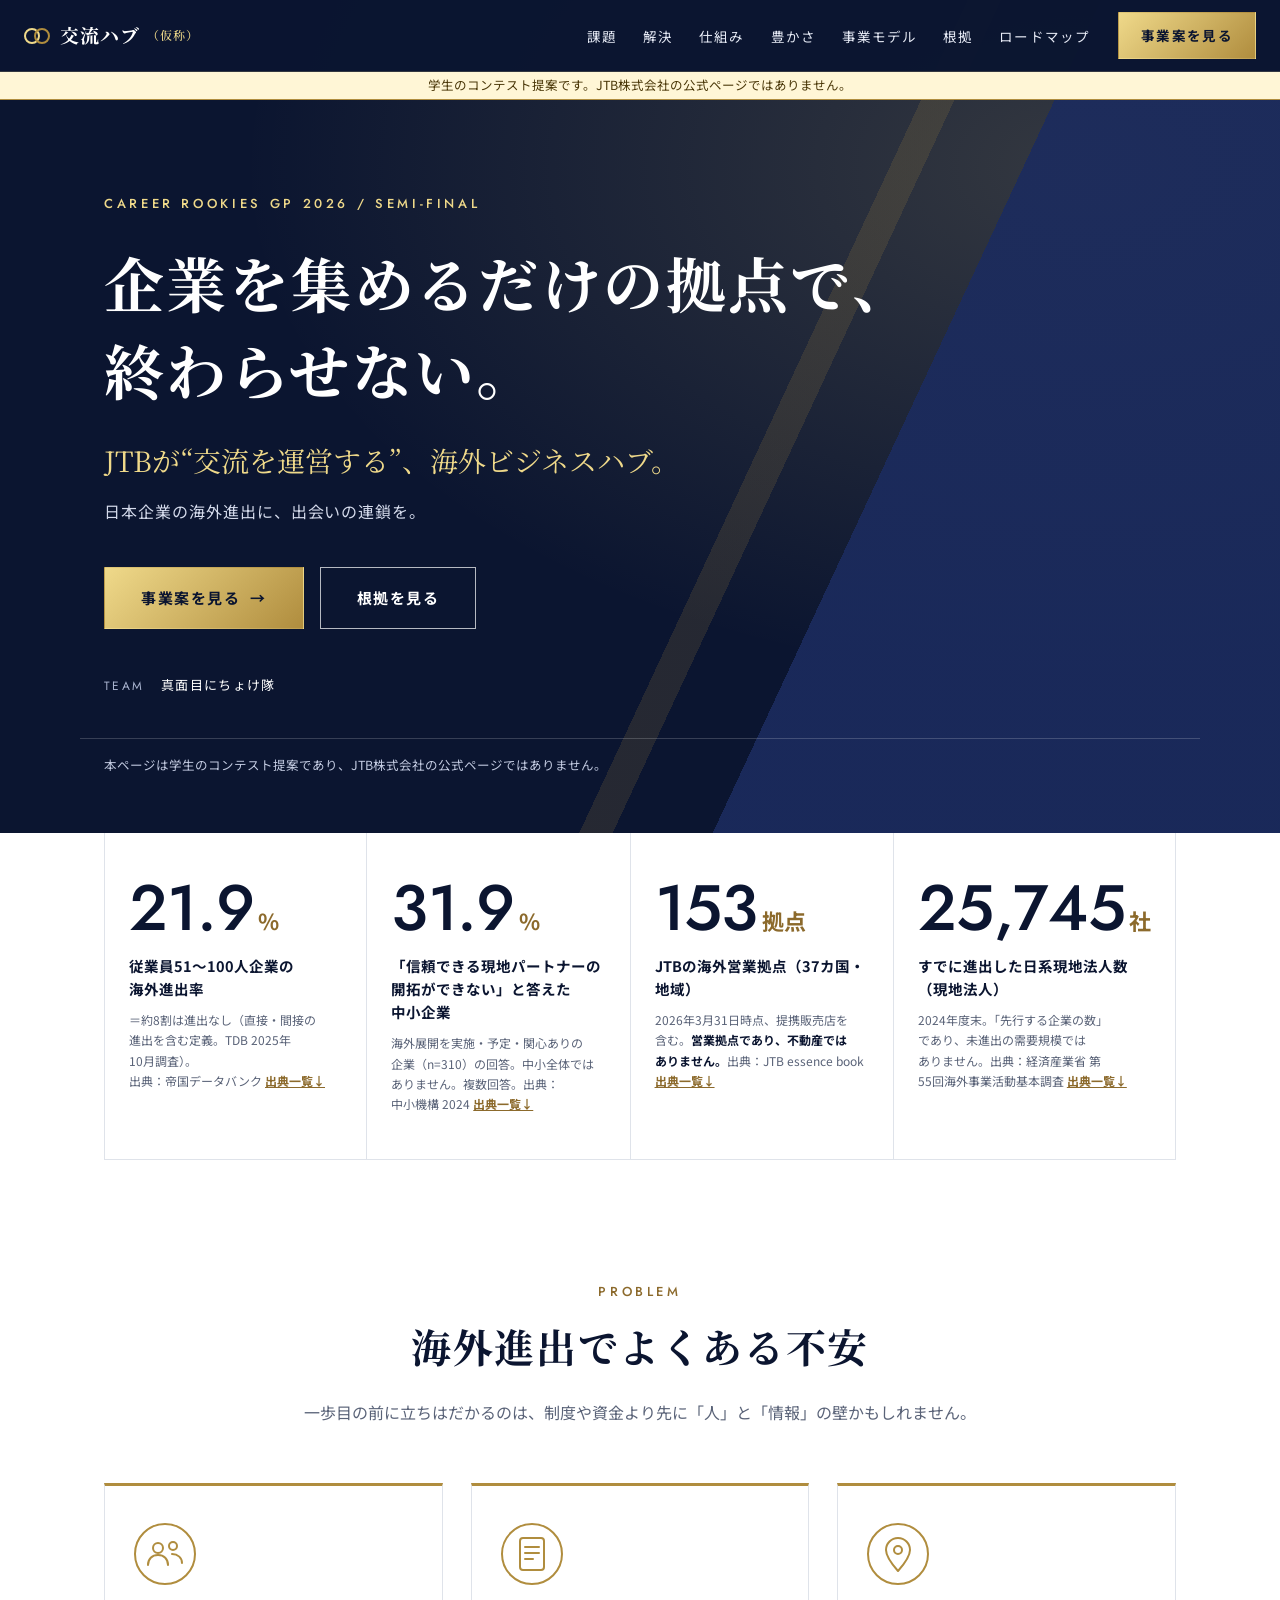
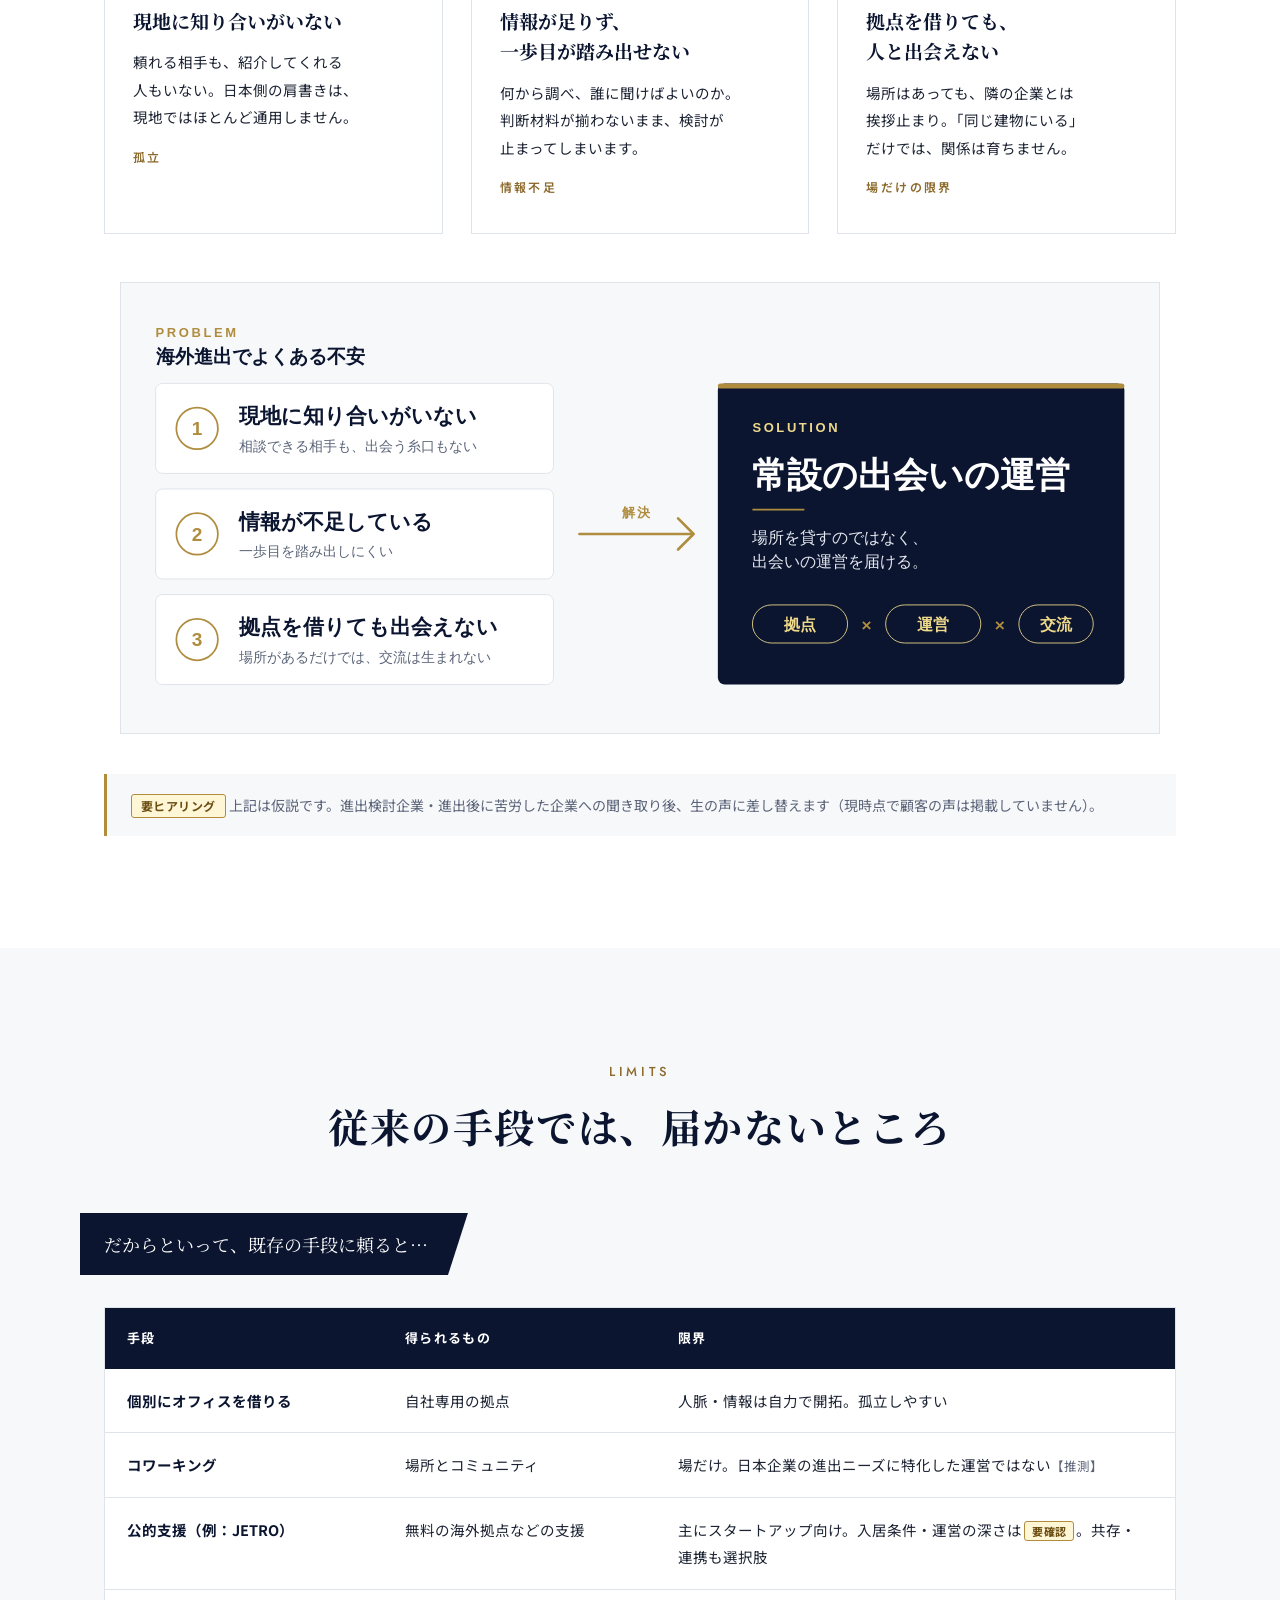
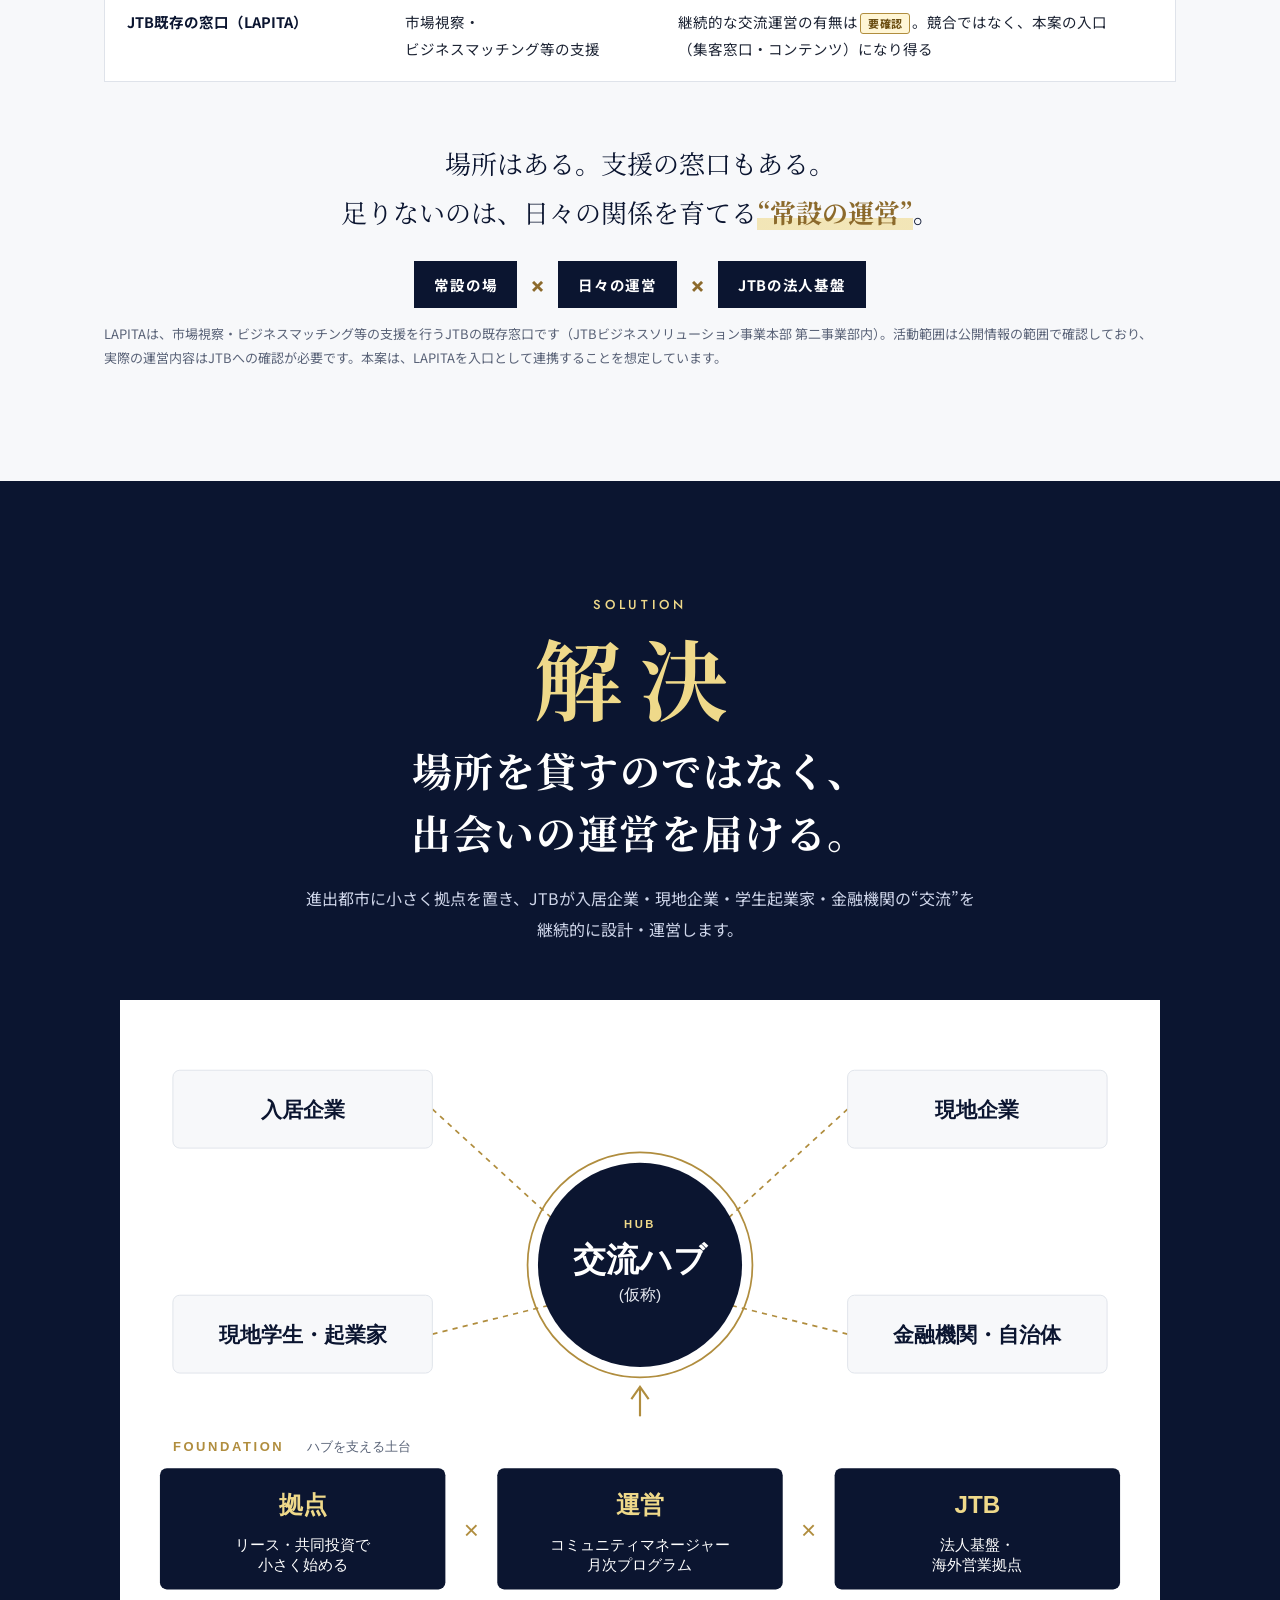
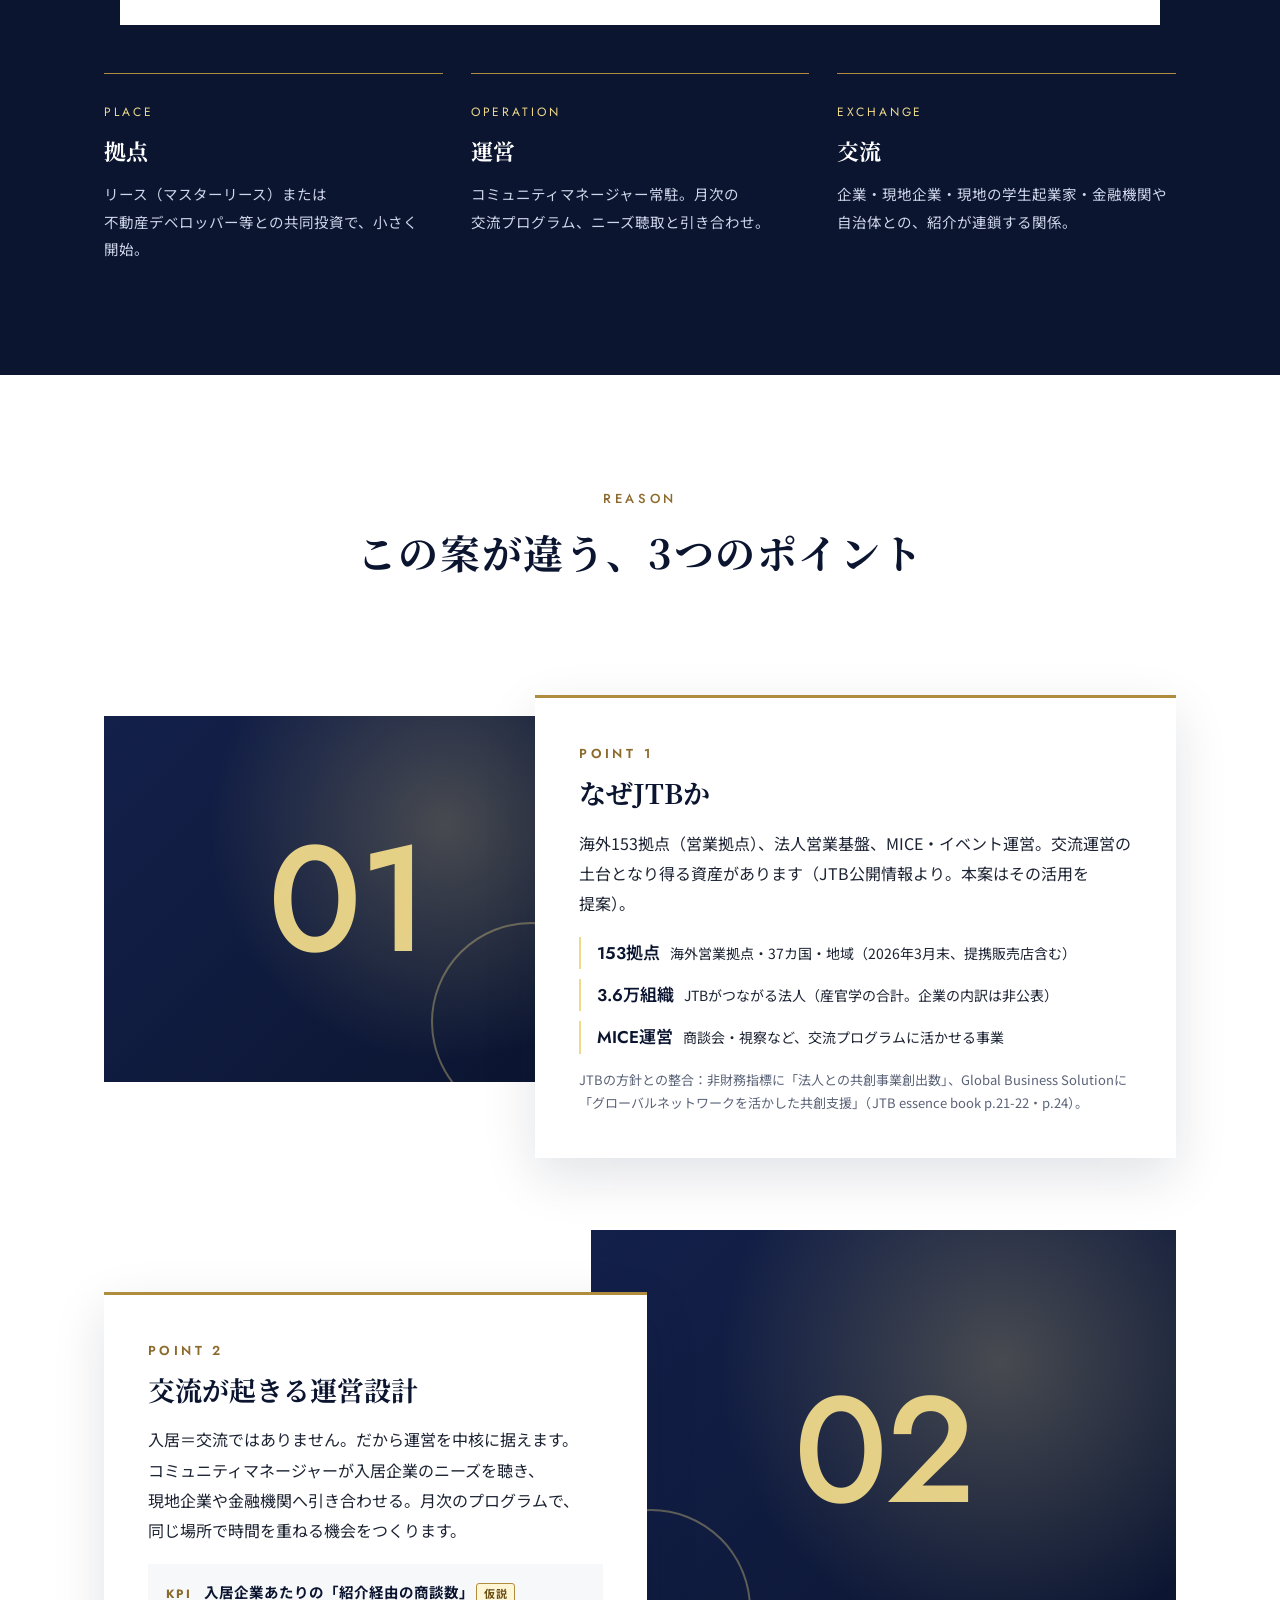
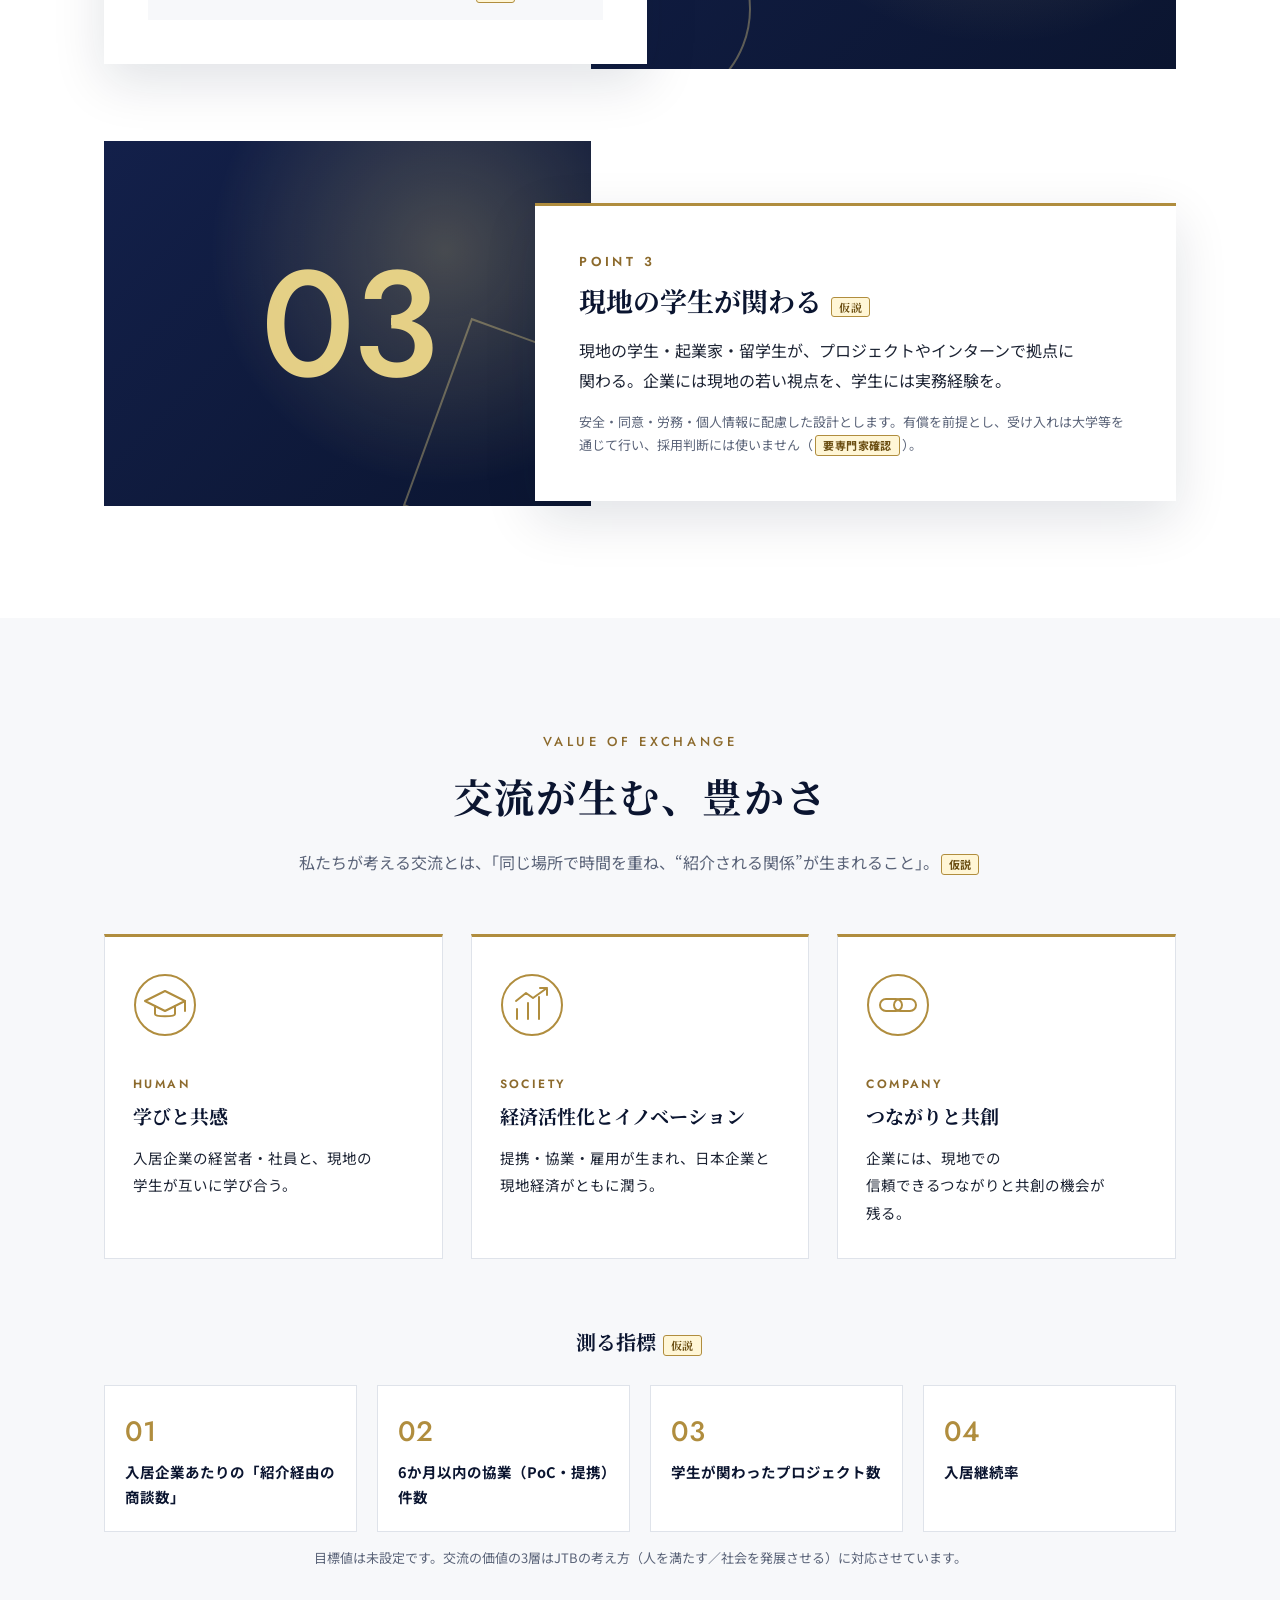
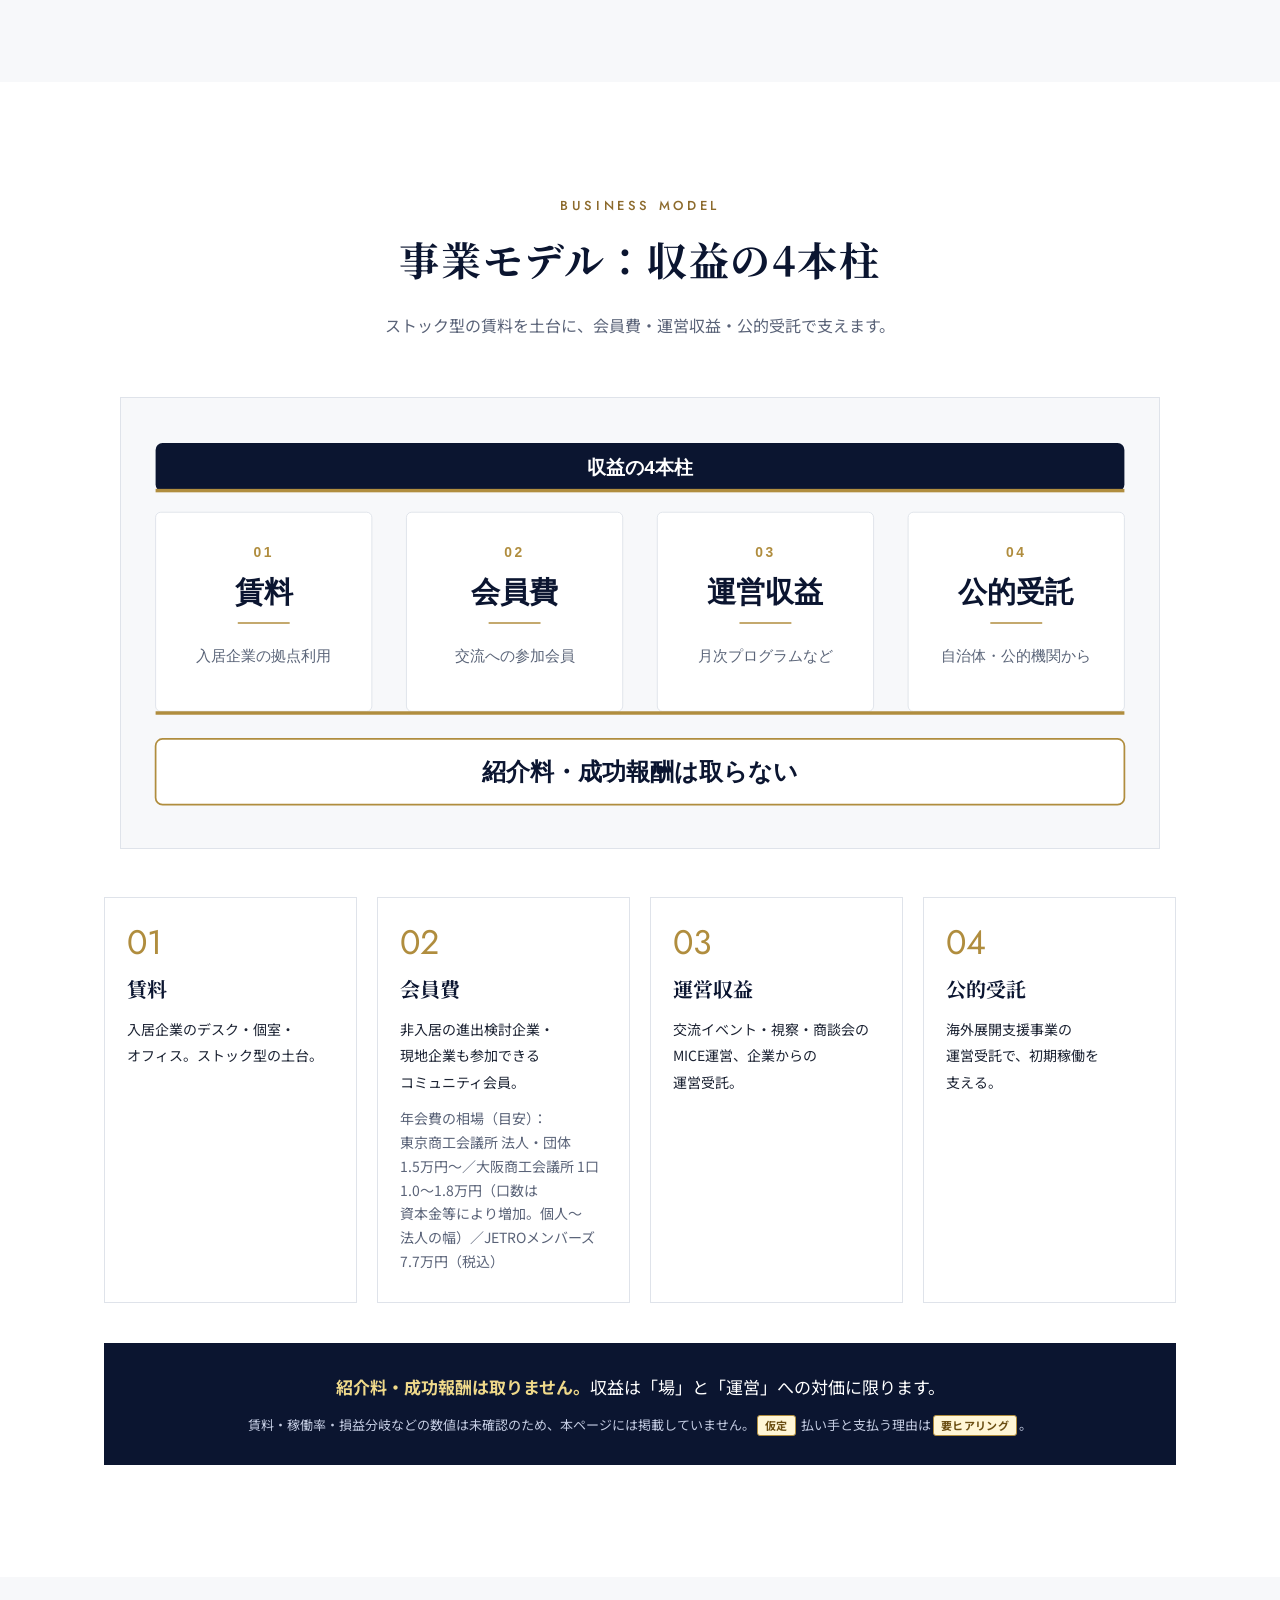
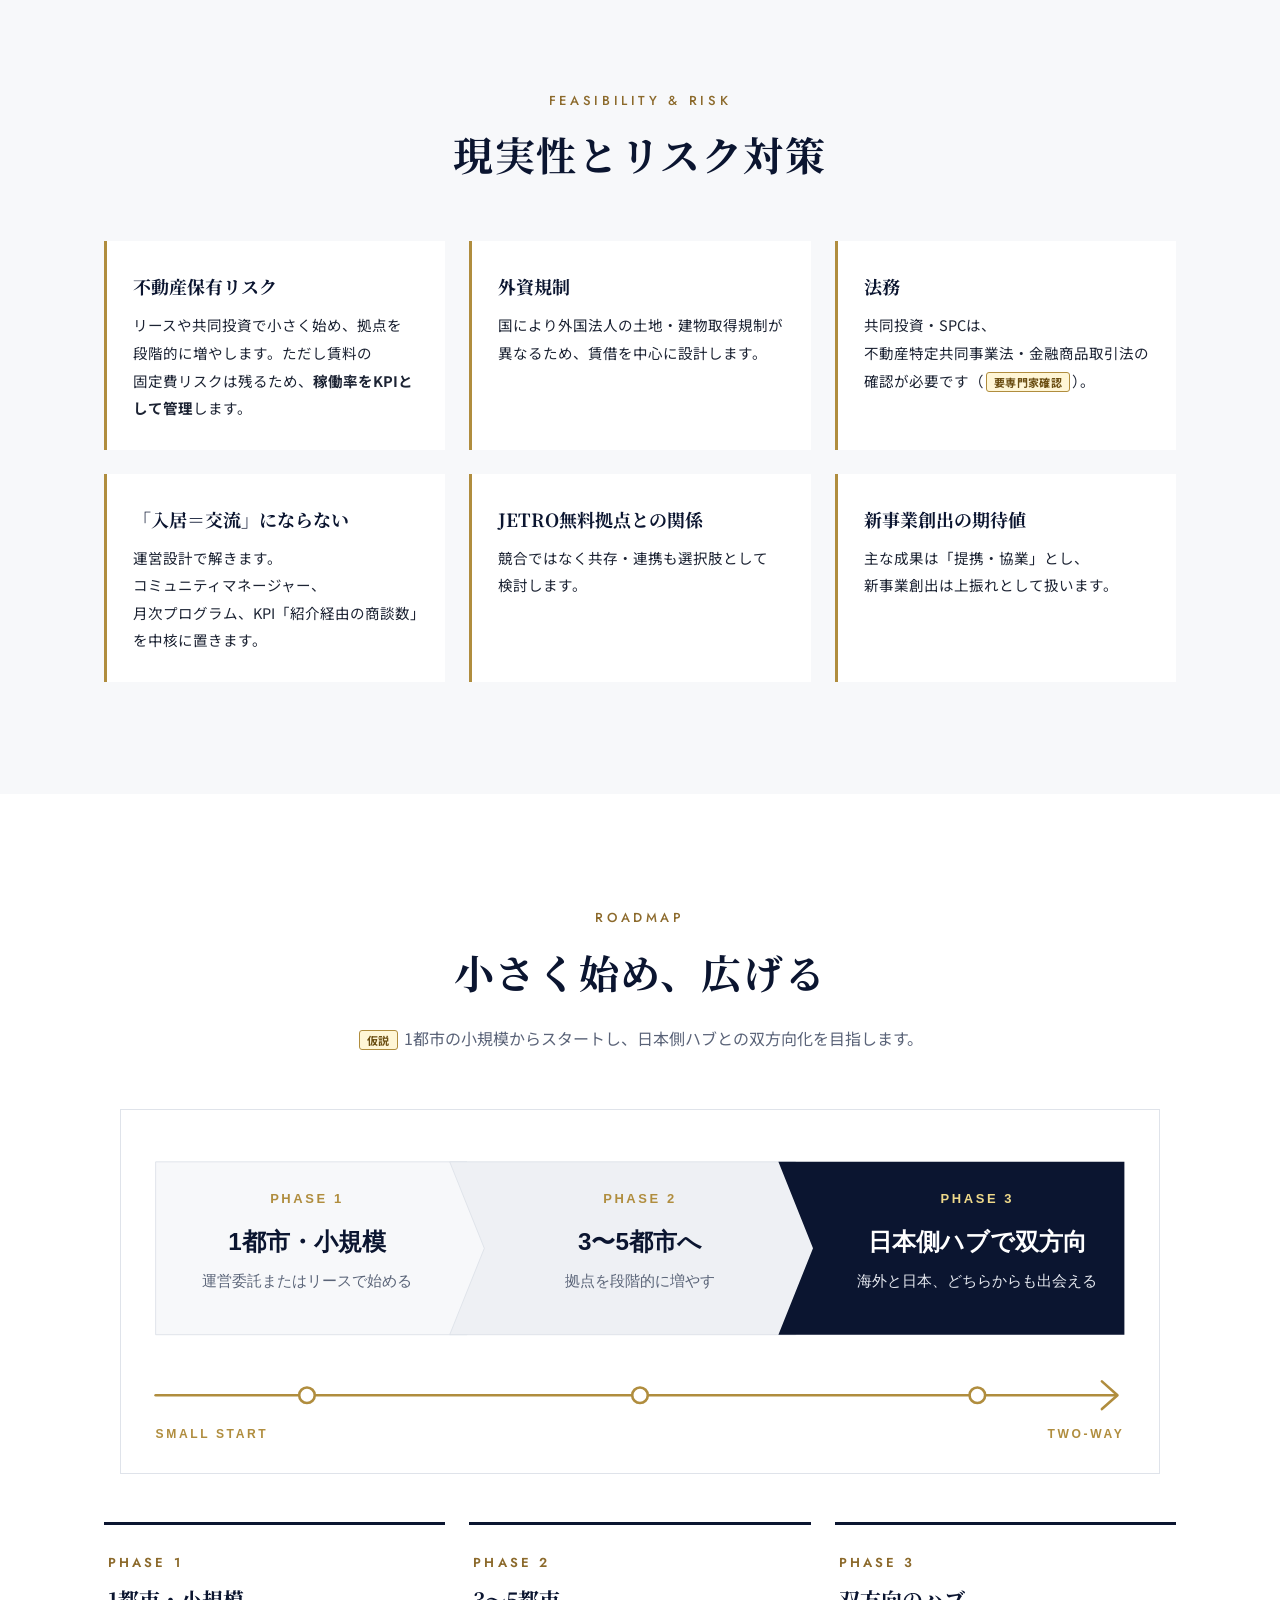
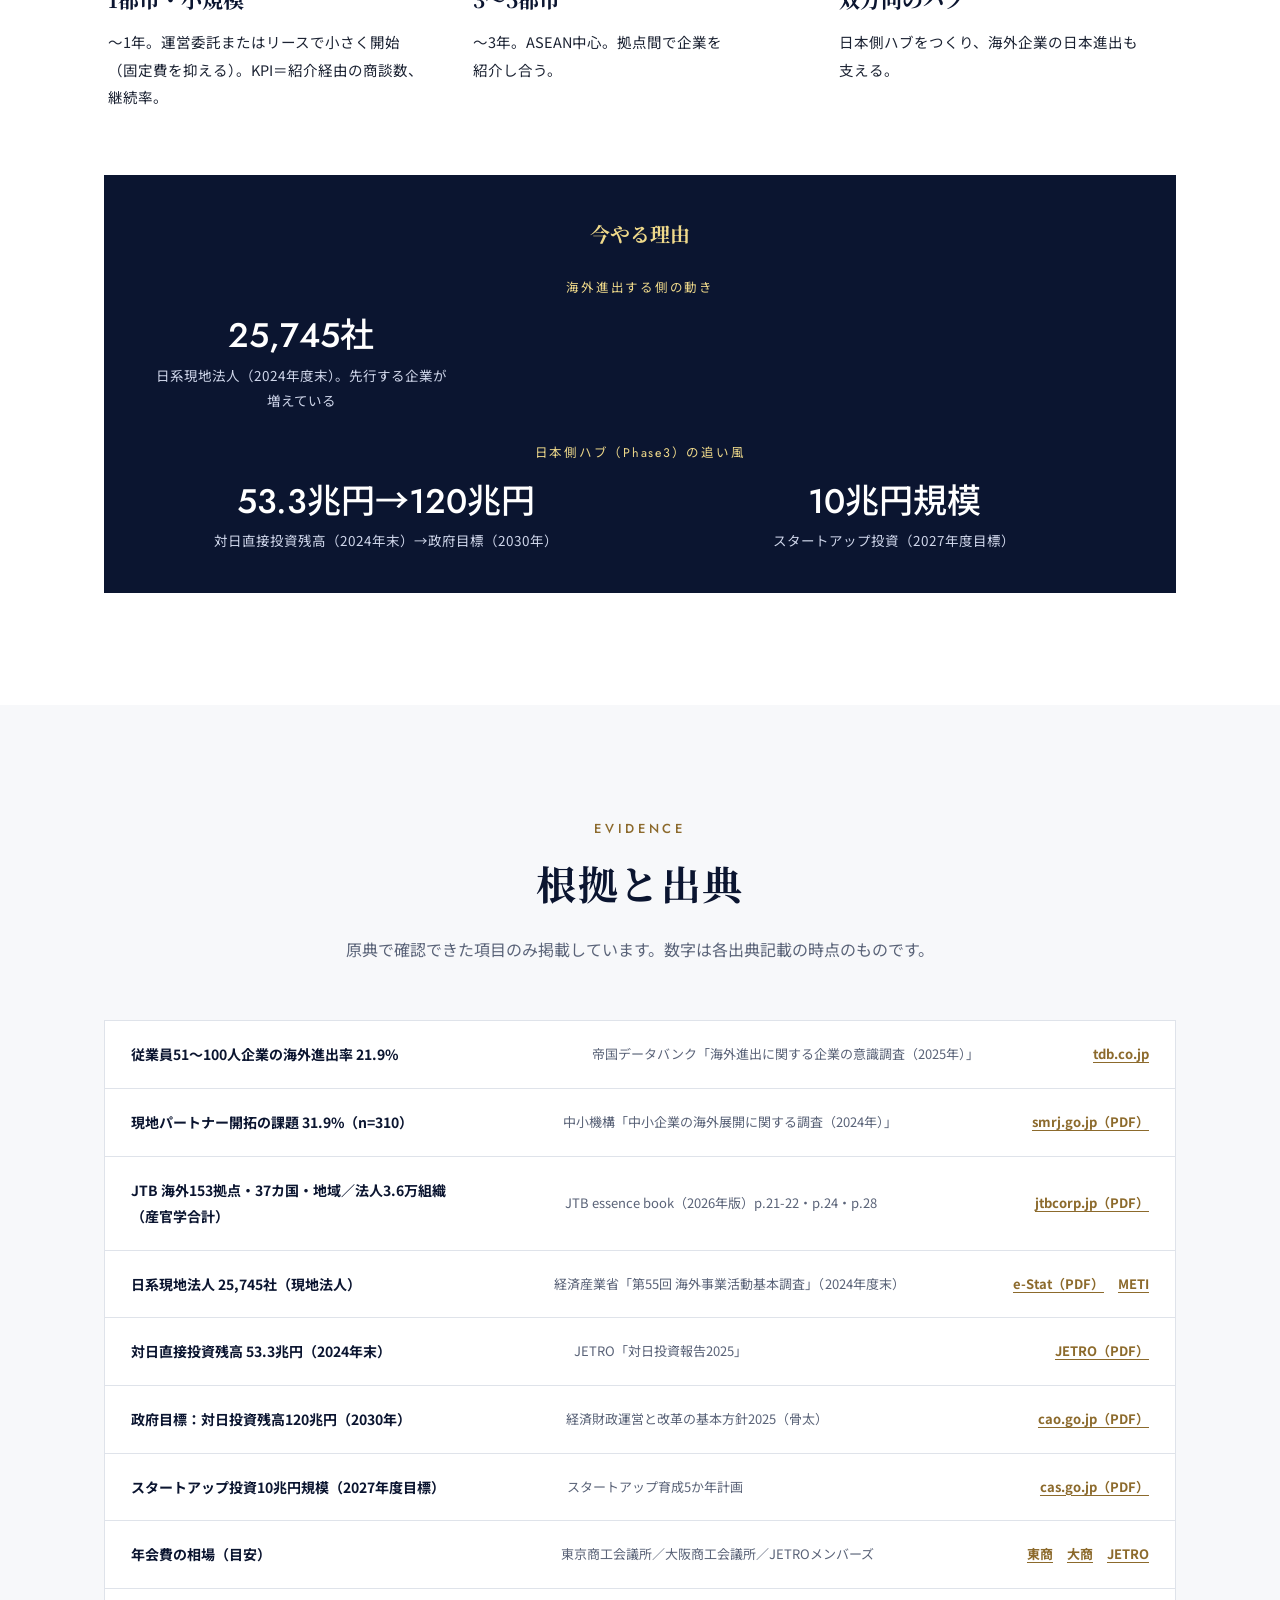
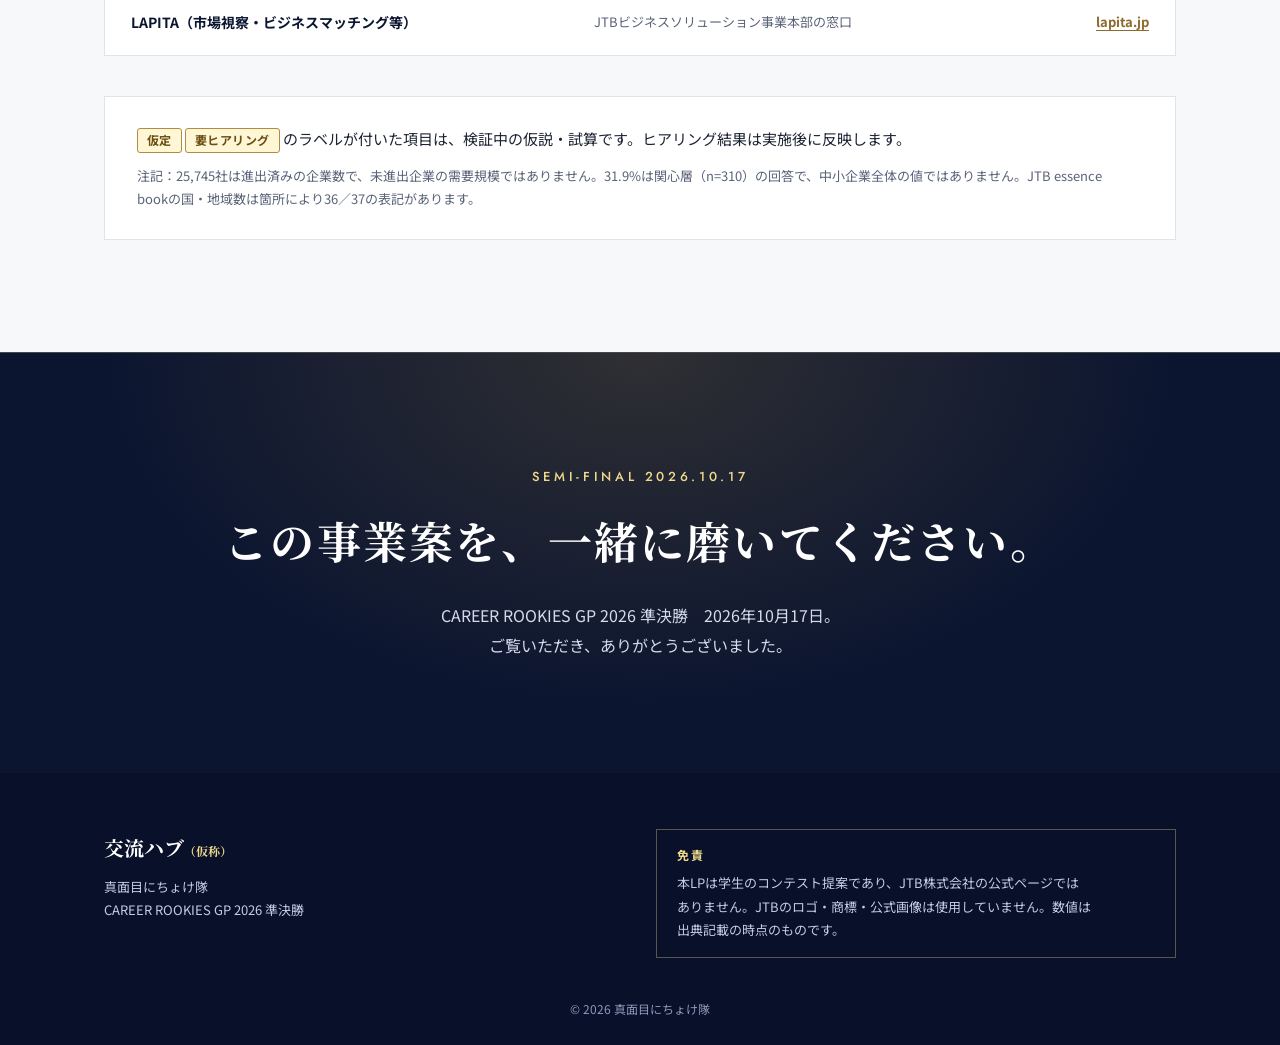
<file: docs/index.html>
<!DOCTYPE html>
<html lang="ja">
<head>
<meta charset="utf-8">
<meta name="viewport" content="width=device-width, initial-scale=1">
<title>交流ハブ（仮称）｜企業を集めるだけの拠点で、終わらせない。</title>
<meta name="description" content="JTBが“交流を運営する”海外ビジネスハブの事業案。CAREER ROOKIES GP 2026 準決勝・真面目にちょけ隊の補助資料です（学生のコンテスト提案であり、JTB株式会社の公式ページではありません）。">
<meta property="og:type" content="website">
<meta property="og:title" content="【学生のコンテスト提案】交流ハブ（仮称）｜JTB公式ページではありません">
<meta property="og:description" content="学生のコンテスト提案（JTB公式ページではありません）。JTBが“交流を運営する”海外ビジネスハブの事業案。CAREER ROOKIES GP 2026 準決勝 補助資料。">
<meta property="og:locale" content="ja_JP">
<meta name="twitter:card" content="summary">
<meta name="referrer" content="strict-origin-when-cross-origin">
<meta name="robots" content="noindex,nofollow">
<meta name="theme-color" content="#0B1530">
<link rel="icon" href="data:image/svg+xml,%3Csvg xmlns='http://www.w3.org/2000/svg' viewBox='0 0 64 64'%3E%3Crect width='64' height='64' rx='12' fill='%230B1530'/%3E%3Ccircle cx='22' cy='32' r='9' fill='none' stroke='%23EFD98A' stroke-width='4'/%3E%3Ccircle cx='42' cy='32' r='9' fill='none' stroke='%23B08D3E' stroke-width='4'/%3E%3C/svg%3E" type="image/svg+xml">
<link rel="preconnect" href="https://fonts.googleapis.com">
<link rel="preconnect" href="https://fonts.gstatic.com" crossorigin>
<link href="https://fonts.googleapis.com/css2?family=Jost:wght@400;500;600&family=Noto+Sans+JP:wght@400;500;700&family=Noto+Serif+JP:wght@500;700&display=swap" rel="stylesheet">
<link rel="stylesheet" href="assets/css/style.css">
</head>
<body>
<a class="skip" href="#main">本文へ移動</a>

<header class="site-header" id="top">
  <div class="header-inner">
    <a class="logo" href="#top"><span class="logo-mark" aria-hidden="true"></span>交流ハブ<small>（仮称）</small></a>
    <button class="nav-toggle" type="button" aria-expanded="false" aria-controls="gnav" aria-label="メニューを開く"><span></span><span></span></button>
    <nav class="gnav" id="gnav" aria-label="ページ内メニュー">
      <ul>
        <li><a href="#problem">課題</a></li>
        <li><a href="#solution">解決</a></li>
        <li><a href="#points">仕組み</a></li>
        <li><a href="#value">豊かさ</a></li>
        <li><a href="#model">事業モデル</a></li>
        <li><a href="#evidence">根拠</a></li>
        <li><a href="#roadmap">ロードマップ</a></li>
      </ul>
      <a class="btn btn-gold btn-sm nav-cta" href="#solution">事業案を見る</a>
    </nav>
  </div>
</header>
<p class="disc-bar" role="note">学生のコンテスト提案です。JTB株式会社の公式ページではありません。</p>

<main id="main">

<!-- 1 FIRST VIEW -->
<section class="fv">
  <div class="fv-bg" aria-hidden="true"></div>
  <div class="container fv-inner">
    <p class="label label-light">CAREER ROOKIES GP 2026 / SEMI-FINAL</p>
    <h1 class="fv-title">企業を集めるだけの拠点で、<br>終わらせない。</h1>
    <p class="fv-sub">JTBが“交流を運営する”、<br class="sp">海外ビジネスハブ。</p>
    <p class="fv-lead">日本企業の海外進出に、出会いの連鎖を。</p>
    <div class="btn-row">
      <a class="btn btn-gold" href="#solution">事業案を見る <span aria-hidden="true">→</span></a>
      <a class="btn btn-ghost" href="#evidence">根拠を見る</a>
    </div>
    <p class="fv-team">TEAM <span>真面目にちょけ隊</span></p>
  </div>
  <p class="fv-disclaimer">本ページは学生のコンテスト提案であり、JTB株式会社の公式ページではありません。</p>
</section>

<!-- 2 NUMBERS -->
<section class="numbers" aria-labelledby="numbers-h">
  <div class="container">
    <h2 class="sr-only" id="numbers-h">数字で見る背景</h2>
    <ul class="num-grid">
      <li>
        <p class="num"><span>21.9</span><em>%</em></p>
        <p class="num-t">従業員51〜100人企業の海外進出率</p>
        <p class="num-n">＝約8割は進出なし（直接・間接の進出を含む定義。TDB 2025年10月調査）。<br>出典：帝国データバンク <a class="src" href="#evidence">出典一覧↓</a></p>
      </li>
      <li>
        <p class="num"><span>31.9</span><em>%</em></p>
        <p class="num-t">「信頼できる現地パートナーの開拓ができない」と答えた中小企業</p>
        <p class="num-n">海外展開を実施・予定・関心ありの企業（n=310）の回答。中小全体ではありません。複数回答。出典：中小機構 2024 <a class="src" href="#evidence">出典一覧↓</a></p>
      </li>
      <li>
        <p class="num"><span>153</span><em>拠点</em></p>
        <p class="num-t">JTBの海外営業拠点（37カ国・地域）</p>
        <p class="num-n">2026年3月31日時点、提携販売店を含む。<b>営業拠点であり、不動産ではありません。</b>出典：JTB essence book <a class="src" href="#evidence">出典一覧↓</a></p>
      </li>
      <li>
        <p class="num"><span>25,745</span><em>社</em></p>
        <p class="num-t">すでに進出した日系現地法人数（現地法人）</p>
        <p class="num-n">2024年度末。「先行する企業の数」であり、未進出の需要規模ではありません。出典：経済産業省 第55回海外事業活動基本調査 <a class="src" href="#evidence">出典一覧↓</a></p>
      </li>
    </ul>
  </div>
</section>

<!-- 3 PROBLEM -->
<section class="sec" id="problem">
  <div class="container">
    <header class="sec-head">
      <p class="label">PROBLEM</p>
      <h2 class="h2">海外進出でよくある不安</h2>
      <p class="sec-lead">一歩目の前に立ちはだかるのは、制度や資金より先に「人」と「情報」の壁かもしれません。</p>
    </header>
    <ul class="cards3">
      <li class="card">
        <img src="assets/img/icon-people.svg" alt="" width="64" height="64" class="card-ico">
        <h3>現地に知り合いがいない</h3>
        <p>頼れる相手も、紹介してくれる人もいない。日本側の肩書きは、現地ではほとんど通用しません。</p>
        <p class="tag">孤立</p>
      </li>
      <li class="card">
        <img src="assets/img/icon-info.svg" alt="" width="64" height="64" class="card-ico">
        <h3>情報が足りず、一歩目が踏み出せない</h3>
        <p>何から調べ、誰に聞けばよいのか。判断材料が揃わないまま、検討が止まってしまいます。</p>
        <p class="tag">情報不足</p>
      </li>
      <li class="card">
        <img src="assets/img/icon-place.svg" alt="" width="64" height="64" class="card-ico">
        <h3>拠点を借りても、人と出会えない</h3>
        <p>場所はあっても、隣の企業とは挨拶止まり。「同じ建物にいる」だけでは、関係は育ちません。</p>
        <p class="tag">場だけの限界</p>
      </li>
    </ul>
    <figure class="diagram only-pc diagram-prob">
      <img src="assets/img/diagram-problem.svg" alt="課題から解決への図。現地に知り合いがいない、情報が不足している、拠点を借りても出会えない、という3つの課題に対し、常設の出会いの運営で応える。" width="1200" height="520" loading="lazy">
    </figure>
    <p class="note-box"><span class="badge">要ヒアリング</span> 上記は仮説です。進出検討企業・進出後に苦労した企業への聞き取り後、生の声に差し替えます（現時点で顧客の声は掲載していません）。</p>
  </div>
</section>

<!-- 4 LIMITS -->
<section class="sec sec-gray" id="limits">
  <div class="container">
    <header class="sec-head">
      <p class="label">LIMITS</p>
      <h2 class="h2">従来の手段では、届かないところ</h2>
    </header>
    <div class="limit-band"><p>だからといって、既存の手段に頼ると…</p></div>
    <div class="table-wrap">
      <table class="cmp">
        <thead><tr><th scope="col">手段</th><th scope="col">得られるもの</th><th scope="col">限界</th></tr></thead>
        <tbody>
          <tr><th scope="row">個別にオフィスを借りる</th><td data-l="得られるもの">自社専用の拠点</td><td data-l="限界">人脈・情報は自力で開拓。孤立しやすい</td></tr>
          <tr><th scope="row">コワーキング</th><td data-l="得られるもの">場所とコミュニティ</td><td data-l="限界">場だけ。日本企業の進出ニーズに特化した運営ではない<span class="mini">【推測】</span></td></tr>
          <tr><th scope="row">公的支援（例：JETRO）</th><td data-l="得られるもの">無料の海外拠点などの支援</td><td data-l="限界">主にスタートアップ向け。入居条件・運営の深さは<span class="badge badge-sm">要確認</span>。共存・連携も選択肢</td></tr>
          <tr><th scope="row">JTB既存の窓口（LAPITA）</th><td data-l="得られるもの">市場視察・ビジネスマッチング等の支援</td><td data-l="限界">継続的な交流運営の有無は<span class="badge badge-sm">要確認</span>。競合ではなく、本案の入口（集客窓口・コンテンツ）になり得る</td></tr>
        </tbody>
      </table>
    </div>
    <p class="statement">場所はある。支援の窓口もある。<br>足りないのは、日々の関係を育てる<strong class="nw">“常設の運営”</strong>。</p>
    <p class="formula"><span>常設の場</span><i>×</i><span>日々の運営</span><i>×</i><span>JTBの法人基盤</span></p>
    <p class="fine">LAPITAは、市場視察・ビジネスマッチング等の支援を行うJTBの既存窓口です（JTBビジネスソリューション事業本部 第二事業部内）。活動範囲は公開情報の範囲で確認しており、実際の運営内容はJTBへの確認が必要です。本案は、LAPITAを入口として連携することを想定しています。</p>
  </div>
</section>

<!-- 5 SOLUTION -->
<section class="sec sec-navy" id="solution">
  <div class="container">
    <header class="sec-head sec-head-light">
      <p class="label label-light">SOLUTION</p>
      <p class="kaiketsu">解決</p>
      <h2 class="h2 h2-light">場所を貸すのではなく、<br>出会いの運営を届ける。</h2>
      <p class="sec-lead">進出都市に小さく拠点を置き、JTBが入居企業・現地企業・学生起業家・金融機関の“交流”を継続的に設計・運営します。</p>
    </header>
    <figure class="diagram diagram-light only-pc">
      <img src="assets/img/diagram-structure.svg" alt="拠点・運営・交流の構造図。拠点（リースまたは共同投資で小さく開始）と、運営（コミュニティマネージャーと月次プログラム）が、交流（日本企業・現地企業・現地学生起業家・金融機関）を生み出す。" width="1200" height="720" loading="lazy">
    </figure>
    <div class="stack only-sp" role="group" aria-label="拠点・運営・交流の構造">
      <div class="stack-hub"><span>HUB</span>交流ハブ<small>（仮称）</small></div>
      <p class="stack-cap">交流する相手</p>
      <ul class="stack-list"><li>入居企業</li><li>現地企業</li><li>現地学生・起業家</li><li>金融機関・自治体</li></ul>
      <p class="stack-cap">ハブを支える土台</p>
      <ul class="stack-base">
        <li><b>拠点</b>リース・共同投資で小さく始める</li>
        <li><b>運営</b>コミュニティマネージャー・月次プログラム</li>
        <li><b>JTB</b>法人基盤・海外営業拠点</li>
      </ul>
    </div>
    <ul class="trio">
      <li><span class="trio-en">PLACE</span><h3>拠点</h3><p>リース（マスターリース）または不動産デベロッパー等との共同投資で、小さく開始。</p></li>
      <li><span class="trio-en">OPERATION</span><h3>運営</h3><p>コミュニティマネージャー常駐。月次の交流プログラム、ニーズ聴取と引き合わせ。</p></li>
      <li><span class="trio-en">EXCHANGE</span><h3>交流</h3><p>企業・現地企業・現地の学生起業家・金融機関や自治体との、紹介が連鎖する関係。</p></li>
    </ul>
  </div>
</section>

<!-- 6 POINTS -->
<section class="sec" id="points">
  <div class="container">
    <header class="sec-head">
      <p class="label">REASON</p>
      <h2 class="h2">この案が違う、3つのポイント</h2>
    </header>

    <article class="point">
      <div class="point-visual point-visual-a" aria-hidden="true"><span>01</span></div>
      <div class="point-body">
        <p class="point-no">POINT 1</p>
        <h3>なぜJTBか</h3>
        <p>海外153拠点（営業拠点）、法人営業基盤、MICE・イベント運営。交流運営の土台となり得る資産があります（JTB公開情報より。本案はその活用を提案）。</p>
        <ul class="facts">
          <li><b>153拠点</b>海外営業拠点・37カ国・地域（2026年3月末、提携販売店含む）</li>
          <li><b>3.6万組織</b>JTBがつながる法人（産官学の合計。企業の内訳は非公表）</li>
          <li><b>MICE運営</b>商談会・視察など、交流プログラムに活かせる事業</li>
        </ul>
        <p class="fine">JTBの方針との整合：非財務指標に「法人との共創事業創出数」、Global Business Solutionに「グローバルネットワークを活かした共創支援」（JTB essence book p.21-22・p.24）。</p>
      </div>
    </article>

    <article class="point point-rev">
      <div class="point-visual point-visual-b" aria-hidden="true"><span>02</span></div>
      <div class="point-body">
        <p class="point-no">POINT 2</p>
        <h3>交流が起きる運営設計</h3>
        <p>入居＝交流ではありません。だから運営を中核に据えます。コミュニティマネージャーが入居企業のニーズを聴き、現地企業や金融機関へ引き合わせる。月次のプログラムで、同じ場所で時間を重ねる機会をつくります。</p>
        <p class="kpi"><span>KPI</span>入居企業あたりの「紹介経由の商談数」<span class="badge badge-sm">仮説</span></p>
      </div>
    </article>

    <article class="point">
      <div class="point-visual point-visual-c" aria-hidden="true"><span>03</span></div>
      <div class="point-body">
        <p class="point-no">POINT 3</p>
        <h3>現地の学生が関わる <span class="badge badge-sm">仮説</span></h3>
        <p>現地の学生・起業家・留学生が、プロジェクトやインターンで拠点に関わる。企業には現地の若い視点を、学生には実務経験を。</p>
        <p class="fine">安全・同意・労務・個人情報に配慮した設計とします。有償を前提とし、受け入れは大学等を通じて行い、採用判断には使いません（<span class="badge badge-sm">要専門家確認</span>）。</p>
      </div>
    </article>
  </div>
</section>

<!-- 7 VALUE -->
<section class="sec sec-gray" id="value">
  <div class="container">
    <header class="sec-head">
      <p class="label">VALUE OF EXCHANGE</p>
      <h2 class="h2">交流が生む、豊かさ</h2>
      <p class="sec-lead">私たちが考える交流とは、「同じ場所で時間を重ね、“紹介される関係”が生まれること」。<span class="badge badge-sm">仮説</span></p>
    </header>
    <ul class="cards3">
      <li class="card card-plain">
        <img src="assets/img/icon-student.svg" alt="" width="64" height="64" class="card-ico">
        <p class="tag">HUMAN</p><h3>学びと共感</h3>
        <p>入居企業の経営者・社員と、現地の学生が互いに学び合う。</p>
      </li>
      <li class="card card-plain">
        <img src="assets/img/icon-growth.svg" alt="" width="64" height="64" class="card-ico">
        <p class="tag">SOCIETY</p><h3>経済活性化とイノベーション</h3>
        <p>提携・協業・雇用が生まれ、日本企業と現地経済がともに潤う。</p>
      </li>
      <li class="card card-plain">
        <img src="assets/img/icon-link.svg" alt="" width="64" height="64" class="card-ico">
        <p class="tag">COMPANY</p><h3>つながりと共創</h3>
        <p>企業には、現地での信頼できるつながりと共創の機会が残る。</p>
      </li>
    </ul>
    <h3 class="h3c">測る指標 <span class="badge badge-sm">仮説</span></h3>
    <ul class="kpis">
      <li><span>01</span>入居企業あたりの「紹介経由の商談数」</li>
      <li><span>02</span>6か月以内の協業（PoC・提携）件数</li>
      <li><span>03</span>学生が関わったプロジェクト数</li>
      <li><span>04</span>入居継続率</li>
    </ul>
    <p class="fine center">目標値は未設定です。交流の価値の3層はJTBの考え方（人を満たす／社会を発展させる）に対応させています。</p>
  </div>
</section>

<!-- 8 MODEL -->
<section class="sec" id="model">
  <div class="container">
    <header class="sec-head">
      <p class="label">BUSINESS MODEL</p>
      <h2 class="h2">事業モデル：収益の4本柱</h2>
      <p class="sec-lead">ストック型の賃料を土台に、会員費・運営収益・公的受託で支えます。</p>
    </header>
    <figure class="diagram only-pc">
      <img src="assets/img/diagram-revenue.svg" alt="収益の4本柱：賃料、会員費、運営収益、公的受託。" width="1200" height="520" loading="lazy">
    </figure>
    <ul class="pillars">
      <li><span class="p-no">01</span><h3>賃料</h3><p>入居企業のデスク・個室・オフィス。ストック型の土台。</p></li>
      <li><span class="p-no">02</span><h3>会員費</h3><p>非入居の進出検討企業・現地企業も参加できるコミュニティ会員。</p><p class="mini">年会費の相場（目安）：東京商工会議所 法人・団体1.5万円〜／大阪商工会議所 1口1.0〜1.8万円（口数は資本金等により増加。個人〜法人の幅）／JETROメンバーズ 7.7万円（税込）</p></li>
      <li><span class="p-no">03</span><h3>運営収益</h3><p>交流イベント・視察・商談会のMICE運営、企業からの運営受託。</p></li>
      <li><span class="p-no">04</span><h3>公的受託</h3><p>海外展開支援事業の運営受託で、初期稼働を支える。</p></li>
    </ul>
    <div class="callout">
      <p><b>紹介料・成功報酬は取りません。</b>収益は「場」と「運営」への対価に限ります。</p>
      <p class="fine">賃料・稼働率・損益分岐などの数値は未確認のため、本ページには掲載していません。<span class="badge badge-sm">仮定</span> 払い手と支払う理由は<span class="badge badge-sm">要ヒアリング</span>。</p>
    </div>
  </div>
</section>

<!-- 9 RISK -->
<section class="sec sec-gray" id="risk">
  <div class="container">
    <header class="sec-head">
      <p class="label">FEASIBILITY &amp; RISK</p>
      <h2 class="h2">現実性とリスク対策</h2>
    </header>
    <ul class="risks">
      <li><h3>不動産保有リスク</h3><p>リースや共同投資で小さく始め、拠点を段階的に増やします。ただし賃料の固定費リスクは残るため、<b>稼働率をKPIとして管理</b>します。</p></li>
      <li><h3>外資規制</h3><p>国により外国法人の土地・建物取得規制が異なるため、賃借を中心に設計します。</p></li>
      <li><h3>法務</h3><p>共同投資・SPCは、不動産特定共同事業法・金融商品取引法の確認が必要です（<span class="badge badge-sm">要専門家確認</span>）。</p></li>
      <li><h3>「入居＝交流」にならない</h3><p>運営設計で解きます。コミュニティマネージャー、月次プログラム、KPI「紹介経由の商談数」を中核に置きます。</p></li>
      <li><h3>JETRO無料拠点との関係</h3><p>競合ではなく共存・連携も選択肢として検討します。</p></li>
      <li><h3>新事業創出の期待値</h3><p>主な成果は「提携・協業」とし、新事業創出は上振れとして扱います。</p></li>
    </ul>
  </div>
</section>

<!-- 10 ROADMAP -->
<section class="sec" id="roadmap">
  <div class="container">
    <header class="sec-head">
      <p class="label">ROADMAP</p>
      <h2 class="h2">小さく始め、広げる</h2>
      <p class="sec-lead"><span class="badge badge-sm">仮説</span> 1都市の小規模からスタートし、日本側ハブとの双方向化を目指します。</p>
    </header>
    <figure class="diagram only-pc">
      <img src="assets/img/diagram-roadmap.svg" alt="ロードマップ。Phase1：1都市・小規模（約1年）、Phase2：3〜5都市・ASEAN中心（約3年）、Phase3：日本側ハブで双方向化。" width="1200" height="420" loading="lazy">
    </figure>
    <ol class="phases">
      <li><span>PHASE 1</span><h3>1都市・小規模</h3><p>〜1年。運営委託またはリースで小さく開始（固定費を抑える）。KPI＝紹介経由の商談数、継続率。</p></li>
      <li><span>PHASE 2</span><h3>3〜5都市</h3><p>〜3年。ASEAN中心。拠点間で企業を紹介し合う。</p></li>
      <li><span>PHASE 3</span><h3>双方向のハブ</h3><p>日本側ハブをつくり、海外企業の日本進出も支える。</p></li>
    </ol>
    <div class="why-now">
      <h3>今やる理由</h3>
      <p class="wn-cap">海外進出する側の動き</p>
      <ul class="wn-1">
        <li><b>25,745社</b>日系現地法人（2024年度末）。先行する企業が増えている</li>
      </ul>
      <p class="wn-cap">日本側ハブ（Phase3）の追い風</p>
      <ul>
        <li><b>53.3兆円→120兆円</b>対日直接投資残高（2024年末）→政府目標（2030年）</li>
        <li><b>10兆円規模</b>スタートアップ投資（2027年度目標）</li>
      </ul>
    </div>
  </div>
</section>

<!-- 11 EVIDENCE -->
<section class="sec sec-gray" id="evidence">
  <div class="container">
    <header class="sec-head">
      <p class="label">EVIDENCE</p>
      <h2 class="h2">根拠と出典</h2>
      <p class="sec-lead">原典で確認できた項目のみ掲載しています。数字は各出典記載の時点のものです。</p>
    </header>
    <ul class="sources">
      <li><b>従業員51〜100人企業の海外進出率 21.9%</b><span>帝国データバンク「海外進出に関する企業の意識調査（2025年）」</span><a href="https://www.tdb.co.jp/report/economic/20251120-global-expansion2025/" target="_blank" rel="noopener noreferrer">tdb.co.jp</a></li>
      <li><b>現地パートナー開拓の課題 31.9%（n=310）</b><span>中小機構「中小企業の海外展開に関する調査（2024年）」</span><a href="https://www.smrj.go.jp/research_case/questionnaire/fbrion0000002pjw-att/kaigaitenkai_202403_1_point_C1.pdf" target="_blank" rel="noopener noreferrer">smrj.go.jp（PDF）</a></li>
      <li><b>JTB 海外153拠点・37カ国・地域／法人3.6万組織（産官学合計）</b><span>JTB essence book（2026年版）p.21-22・p.24・p.28</span><a href="https://www.jtbcorp.jp/jp/domains/essencebook.pdf" target="_blank" rel="noopener noreferrer">jtbcorp.jp（PDF）</a></li>
      <li><b>日系現地法人 25,745社（現地法人）</b><span>経済産業省「第55回 海外事業活動基本調査」（2024年度末）</span><span class="links"><a href="https://www.e-stat.go.jp/stat-search/file-download?statInfId=000040458703&amp;fileKind=2" target="_blank" rel="noopener noreferrer">e-Stat（PDF）</a><a href="https://www.meti.go.jp/statistics/tyo/kaigaizi/index.html" target="_blank" rel="noopener noreferrer">METI</a></span></li>
      <li><b>対日直接投資残高 53.3兆円（2024年末）</b><span>JETRO「対日投資報告2025」</span><span class="links"><a href="https://www.jetro.go.jp/ext_images/invest/img/investment_environment/ijre/report2025/ijre25_JP_r3.pdf" target="_blank" rel="noopener noreferrer">JETRO（PDF）</a></span></li>
      <li><b>政府目標：対日投資残高120兆円（2030年）</b><span>経済財政運営と改革の基本方針2025（骨太）</span><span class="links"><a href="https://www5.cao.go.jp/keizai-shimon/kaigi/cabinet/honebuto/2025/2025_basicpolicies_ja.pdf" target="_blank" rel="noopener noreferrer">cao.go.jp（PDF）</a></span></li>
      <li><b>スタートアップ投資10兆円規模（2027年度目標）</b><span>スタートアップ育成5か年計画</span><span class="links"><a href="https://www.cas.go.jp/jp/seisaku/atarashii_sihonsyugi/pdf/sdfyplan2022.pdf" target="_blank" rel="noopener noreferrer">cas.go.jp（PDF）</a></span></li>
      <li><b>年会費の相場（目安）</b><span>東京商工会議所／大阪商工会議所／JETROメンバーズ</span><span class="links"><a href="https://www.tokyo-cci-nyukai.jp/" target="_blank" rel="noopener noreferrer">東商</a><a href="https://nyukai.osaka.cci.or.jp/admission/" target="_blank" rel="noopener noreferrer">大商</a><a href="https://www.jetro.go.jp/members/" target="_blank" rel="noopener noreferrer">JETRO</a></span></li>
      <li><b>LAPITA（市場視察・ビジネスマッチング等）</b><span>JTBビジネスソリューション事業本部の窓口</span><a href="https://www.lapita.jp/about/" target="_blank" rel="noopener noreferrer">lapita.jp</a></li>
    </ul>
    <div class="callout callout-soft">
      <p><span class="badge">仮定</span> <span class="badge">要ヒアリング</span> のラベルが付いた項目は、検証中の仮説・試算です。ヒアリング結果は実施後に反映します。</p>
      <p class="fine">注記：25,745社は進出済みの企業数で、未進出企業の需要規模ではありません。31.9%は関心層（n=310）の回答で、中小企業全体の値ではありません。JTB essence bookの国・地域数は箇所により36／37の表記があります。</p>
    </div>
  </div>
</section>

<!-- 12 CTA -->
<section class="cta" id="contact">
  <div class="container">
    <p class="label label-light">SEMI-FINAL 2026.10.17</p>
    <h2>この事業案を、<br class="sp">一緒に磨いてください。</h2>
    <p>CAREER ROOKIES GP 2026 準決勝　2026年10月17日。<br>ご覧いただき、ありがとうございました。</p>
  </div>
</section>

</main>

<footer class="site-footer">
  <div class="container footer-inner">
    <div>
      <p class="f-logo">交流ハブ<small>（仮称）</small></p>
      <p class="f-team">真面目にちょけ隊<br>CAREER ROOKIES GP 2026 準決勝</p>
    </div>
    <p class="f-disc"><b>免責</b>本LPは学生のコンテスト提案であり、JTB株式会社の公式ページではありません。JTBのロゴ・商標・公式画像は使用していません。数値は出典記載の時点のものです。</p>
  </div>
  <p class="copy">© 2026 真面目にちょけ隊</p>
</footer>

<script src="assets/js/main.js"></script>
</body>
</html>
</file>
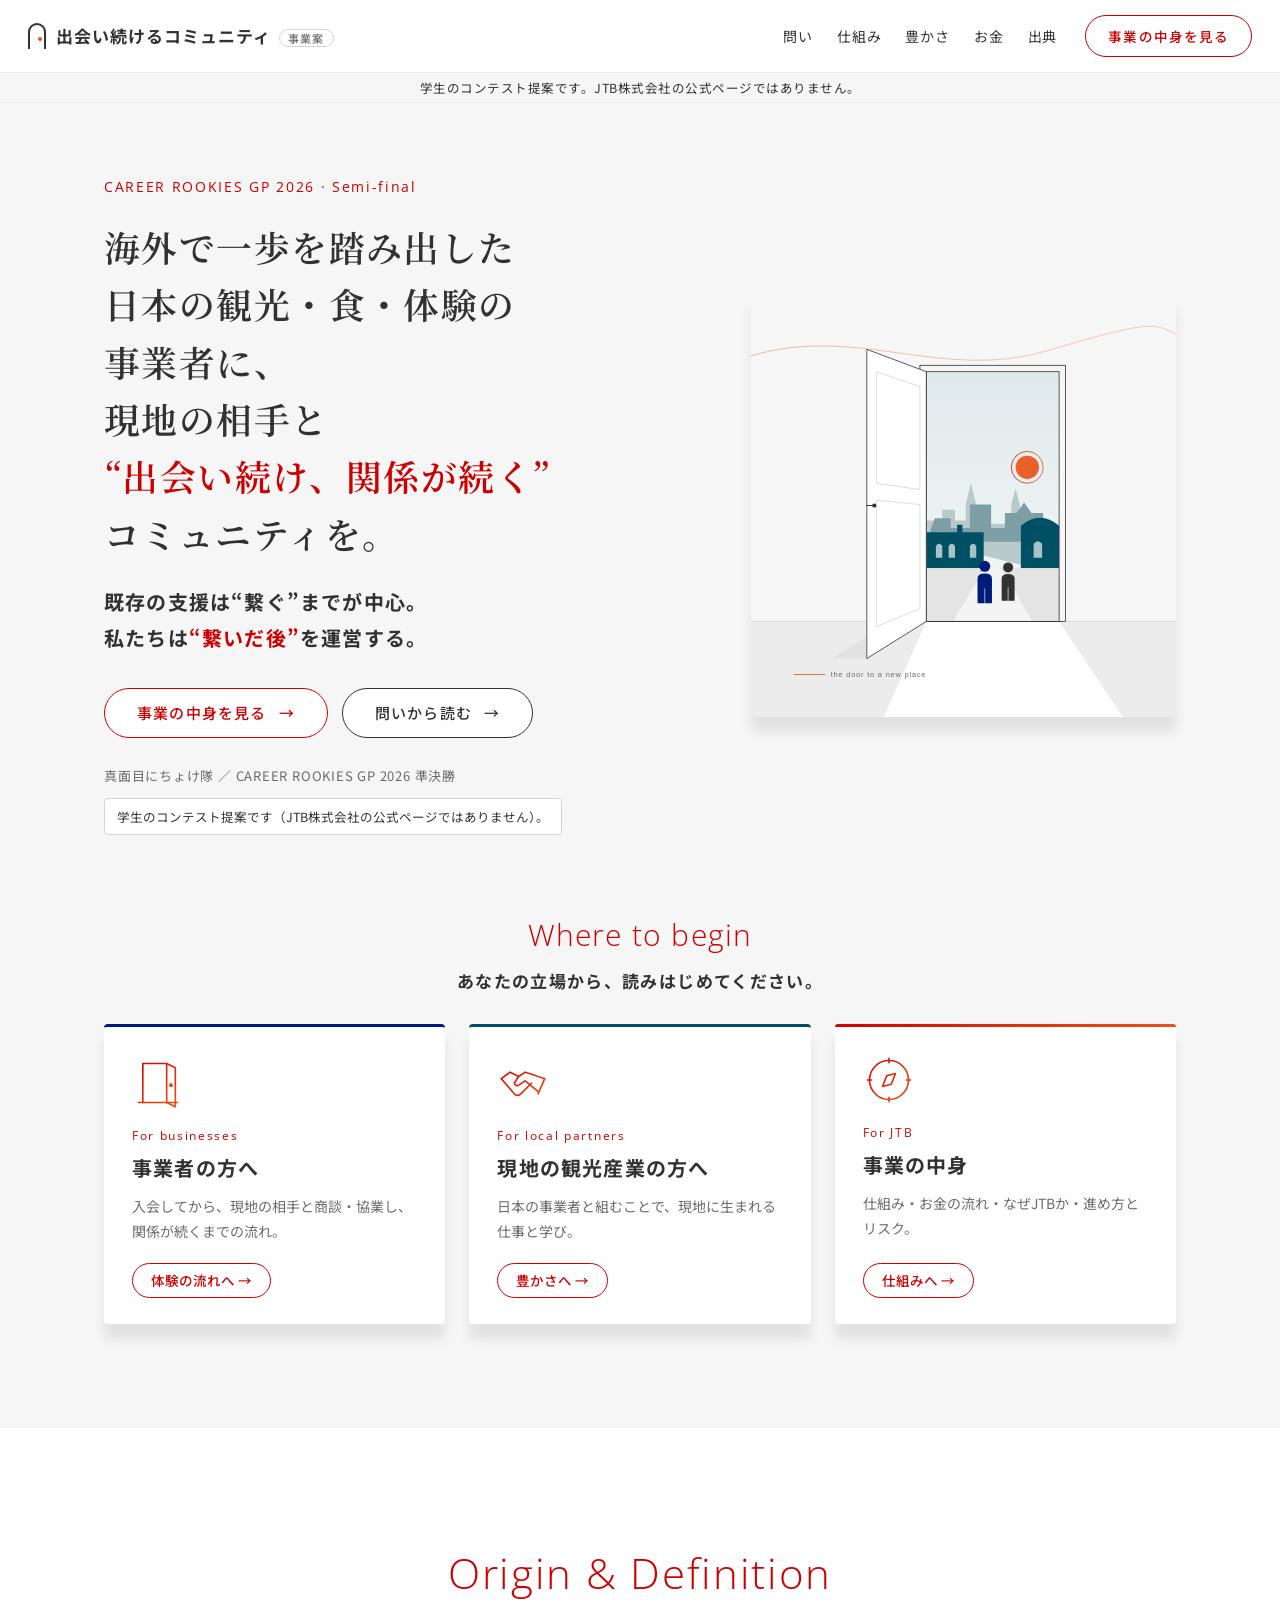
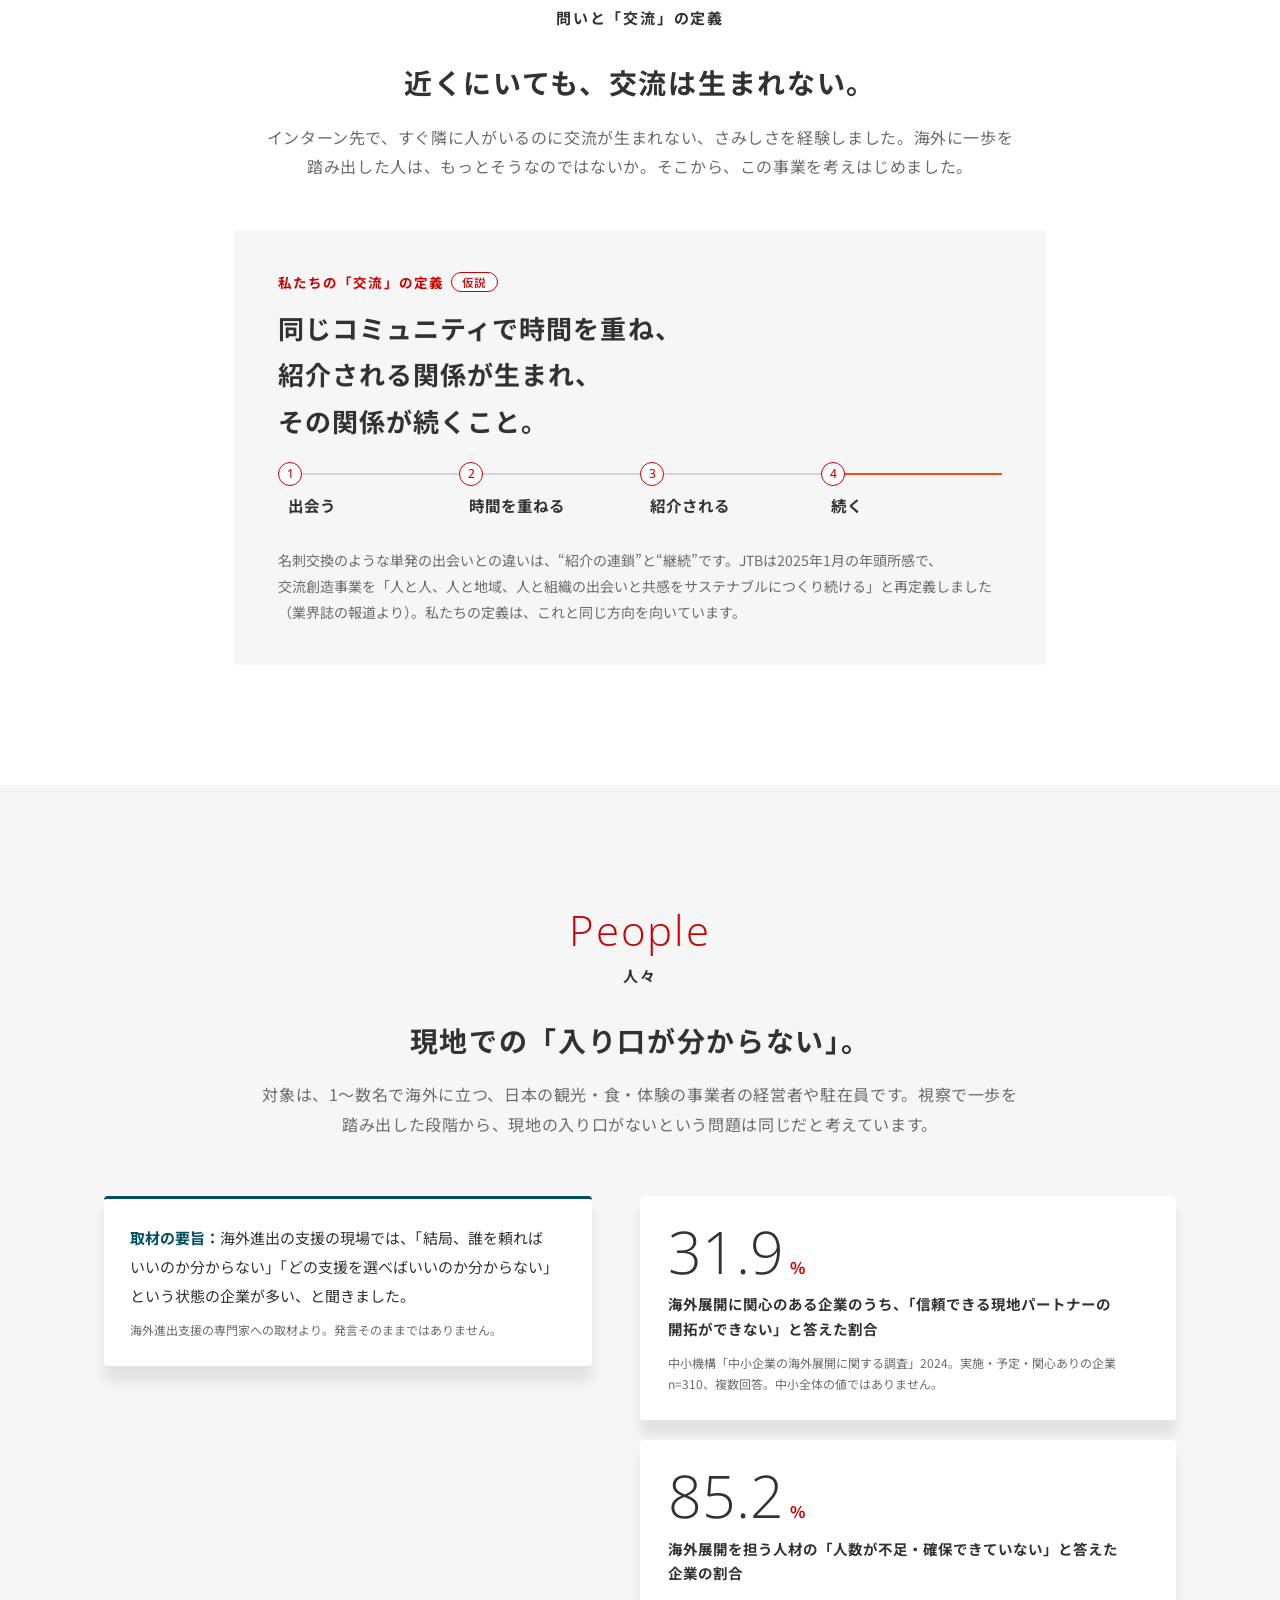
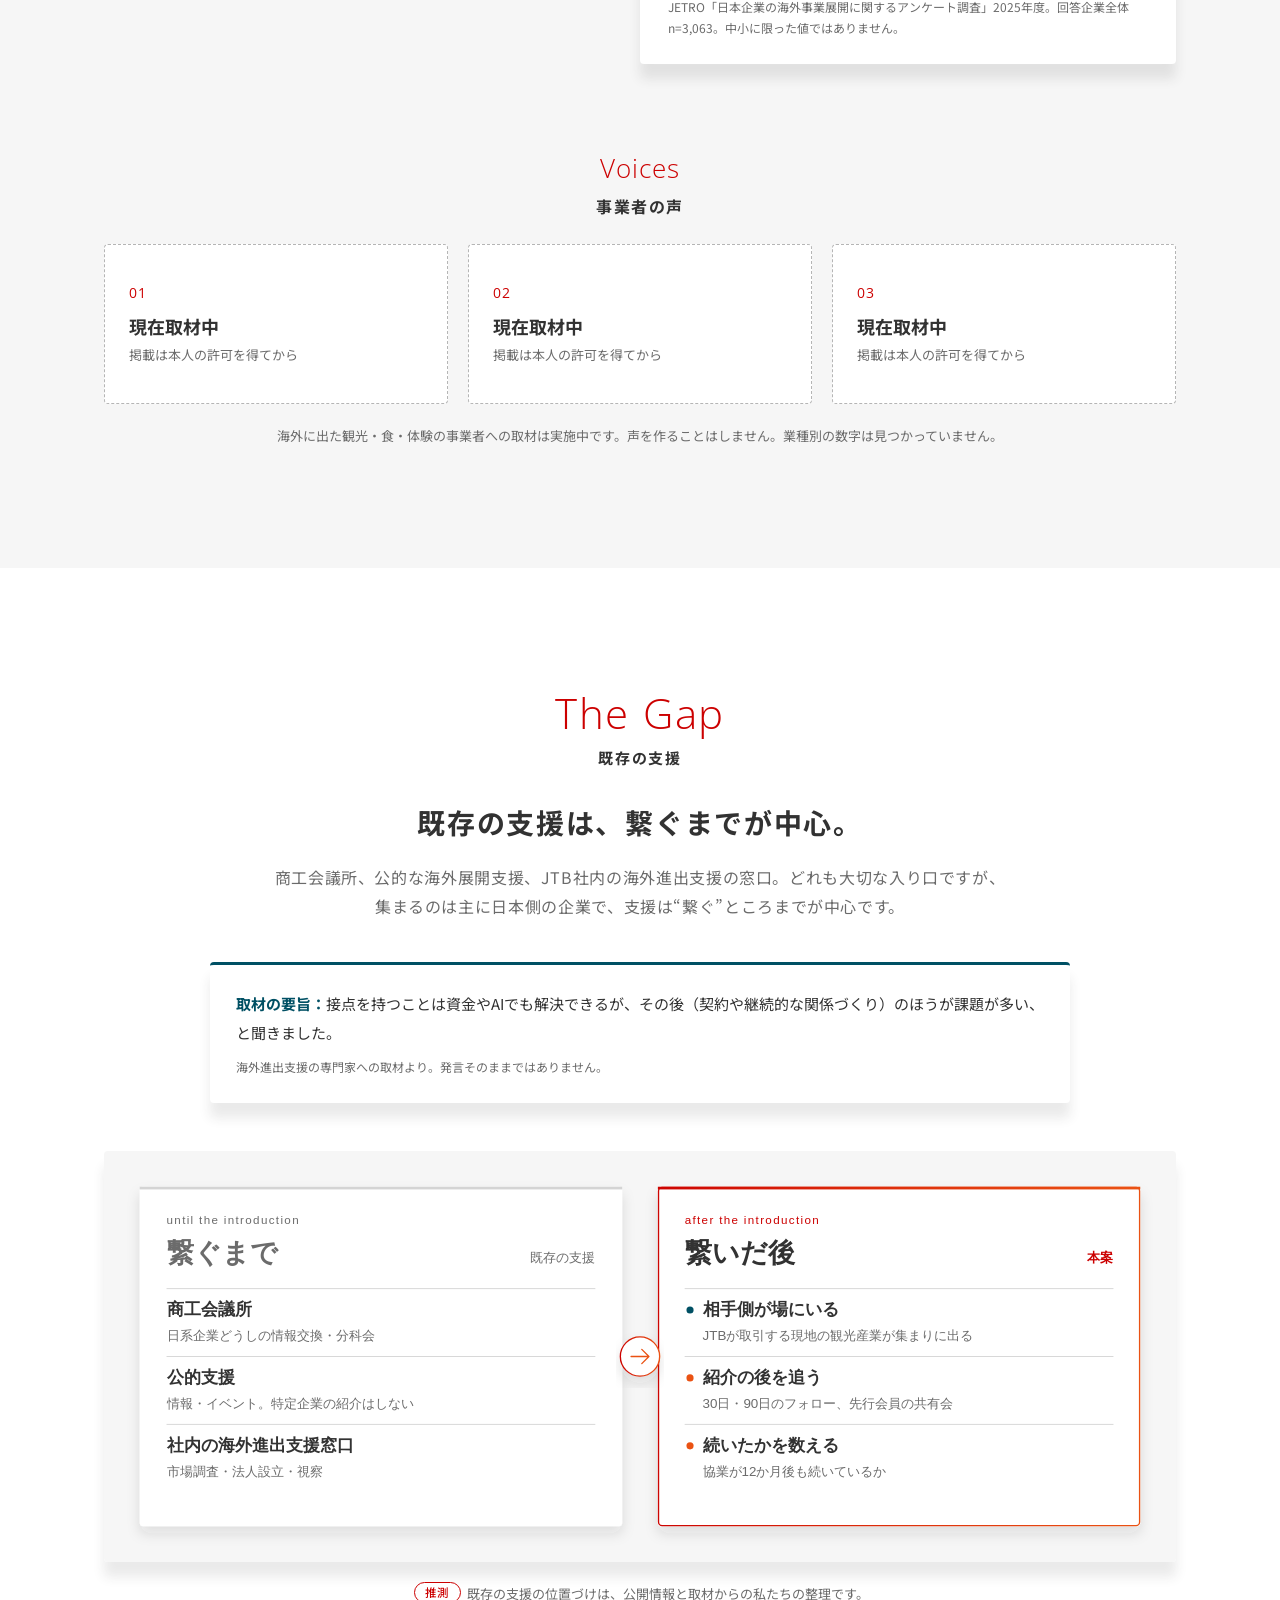
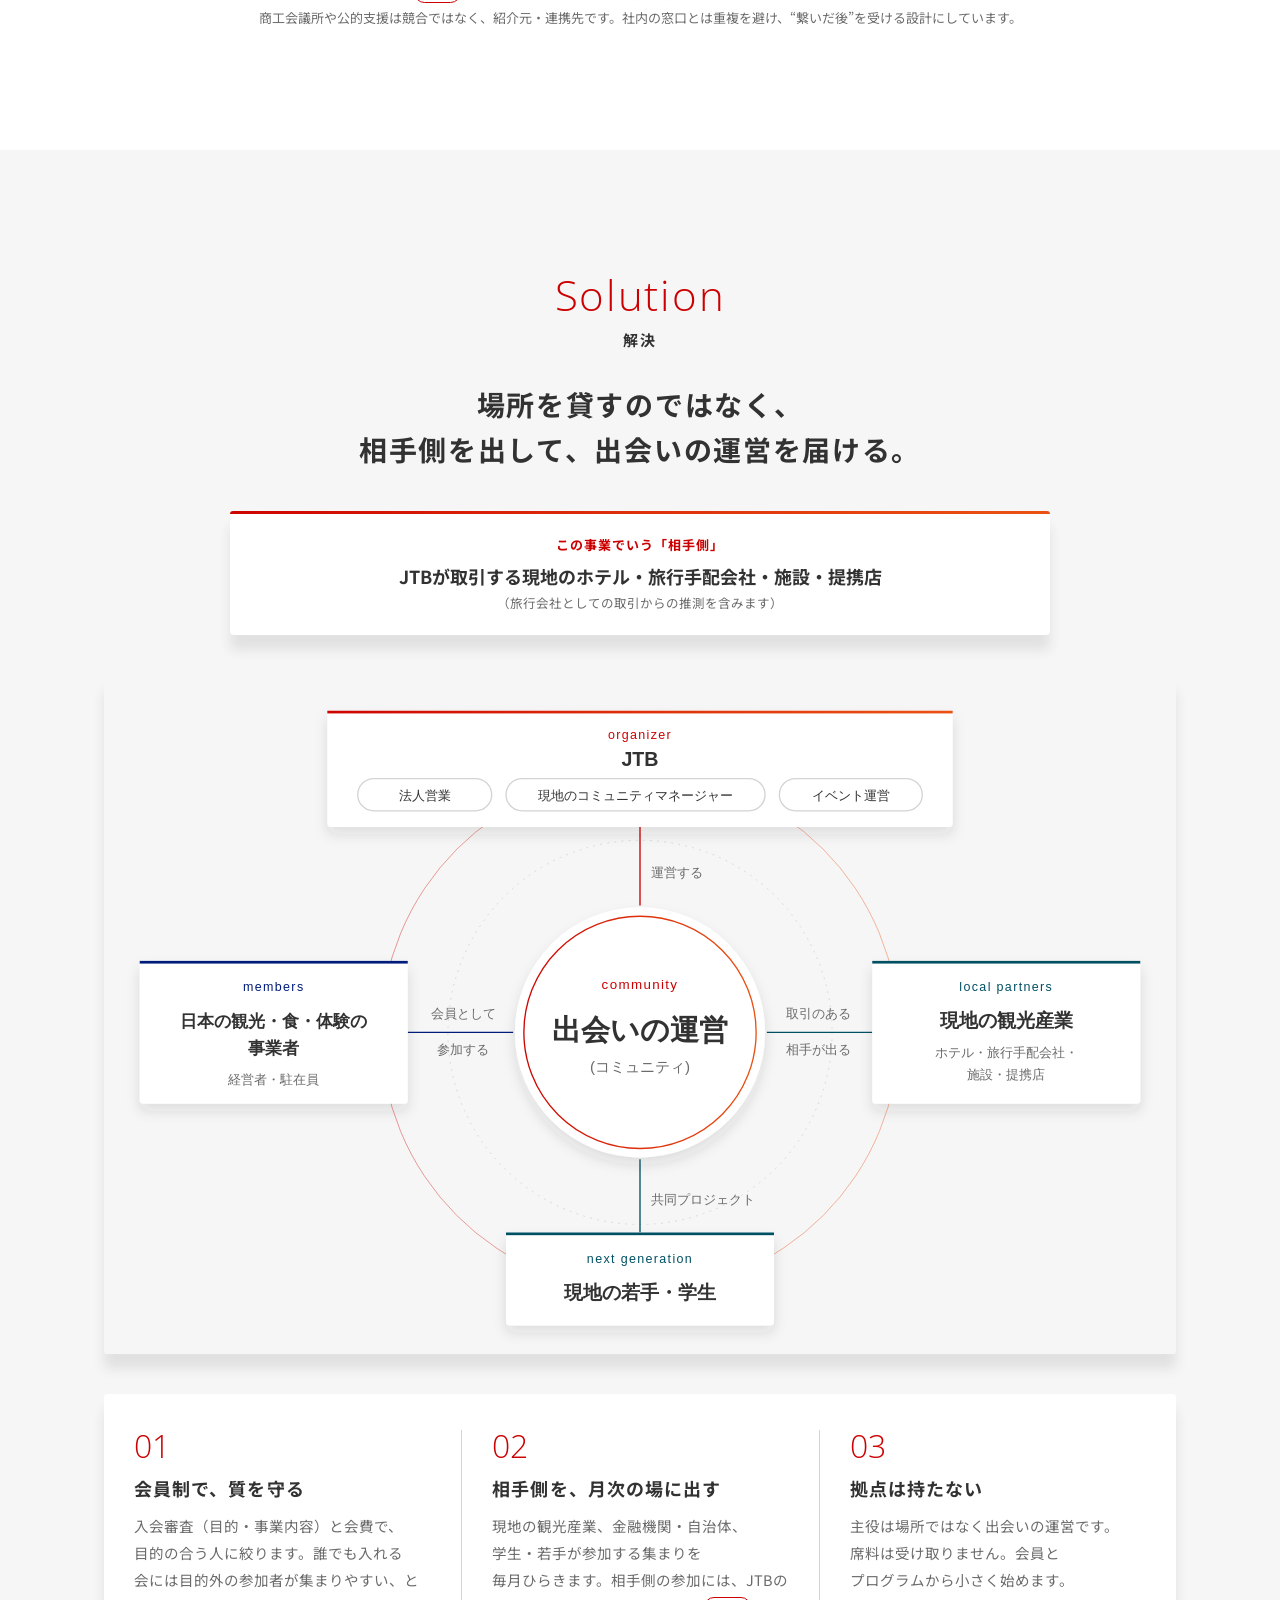
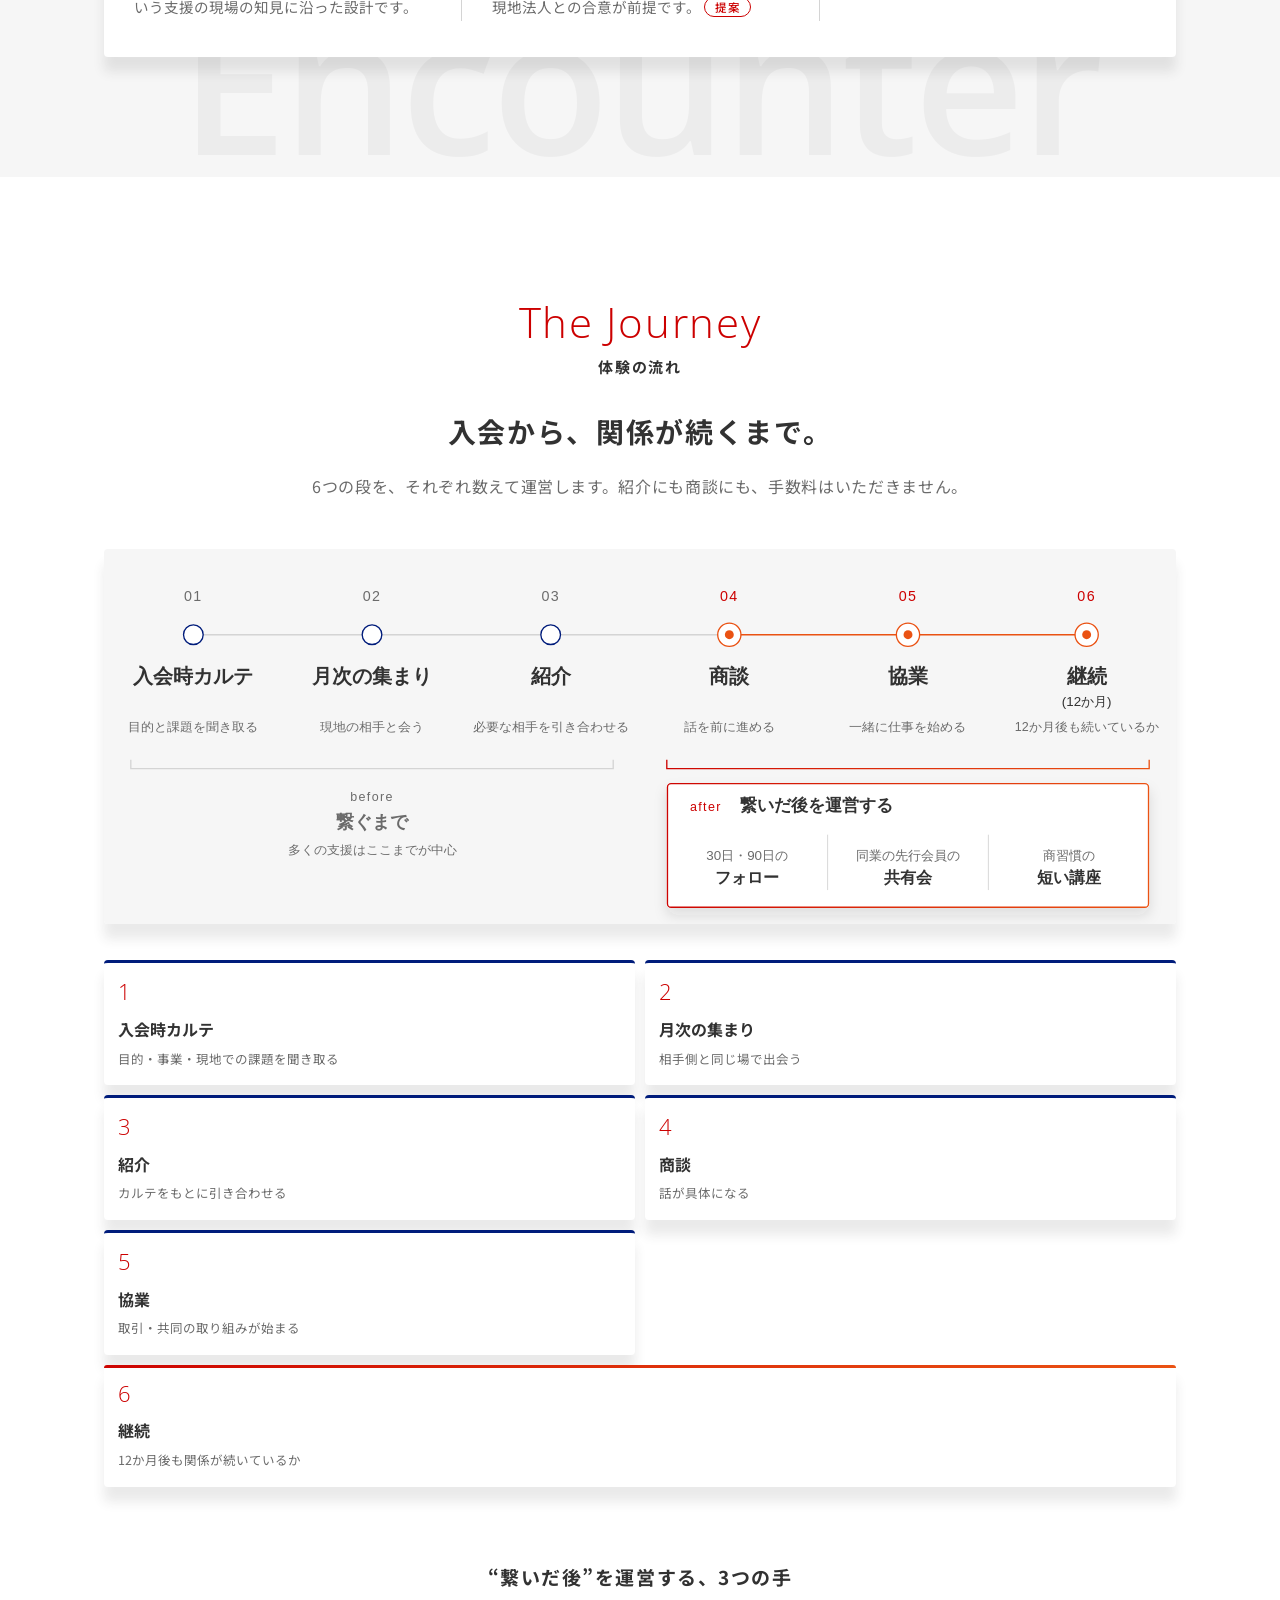
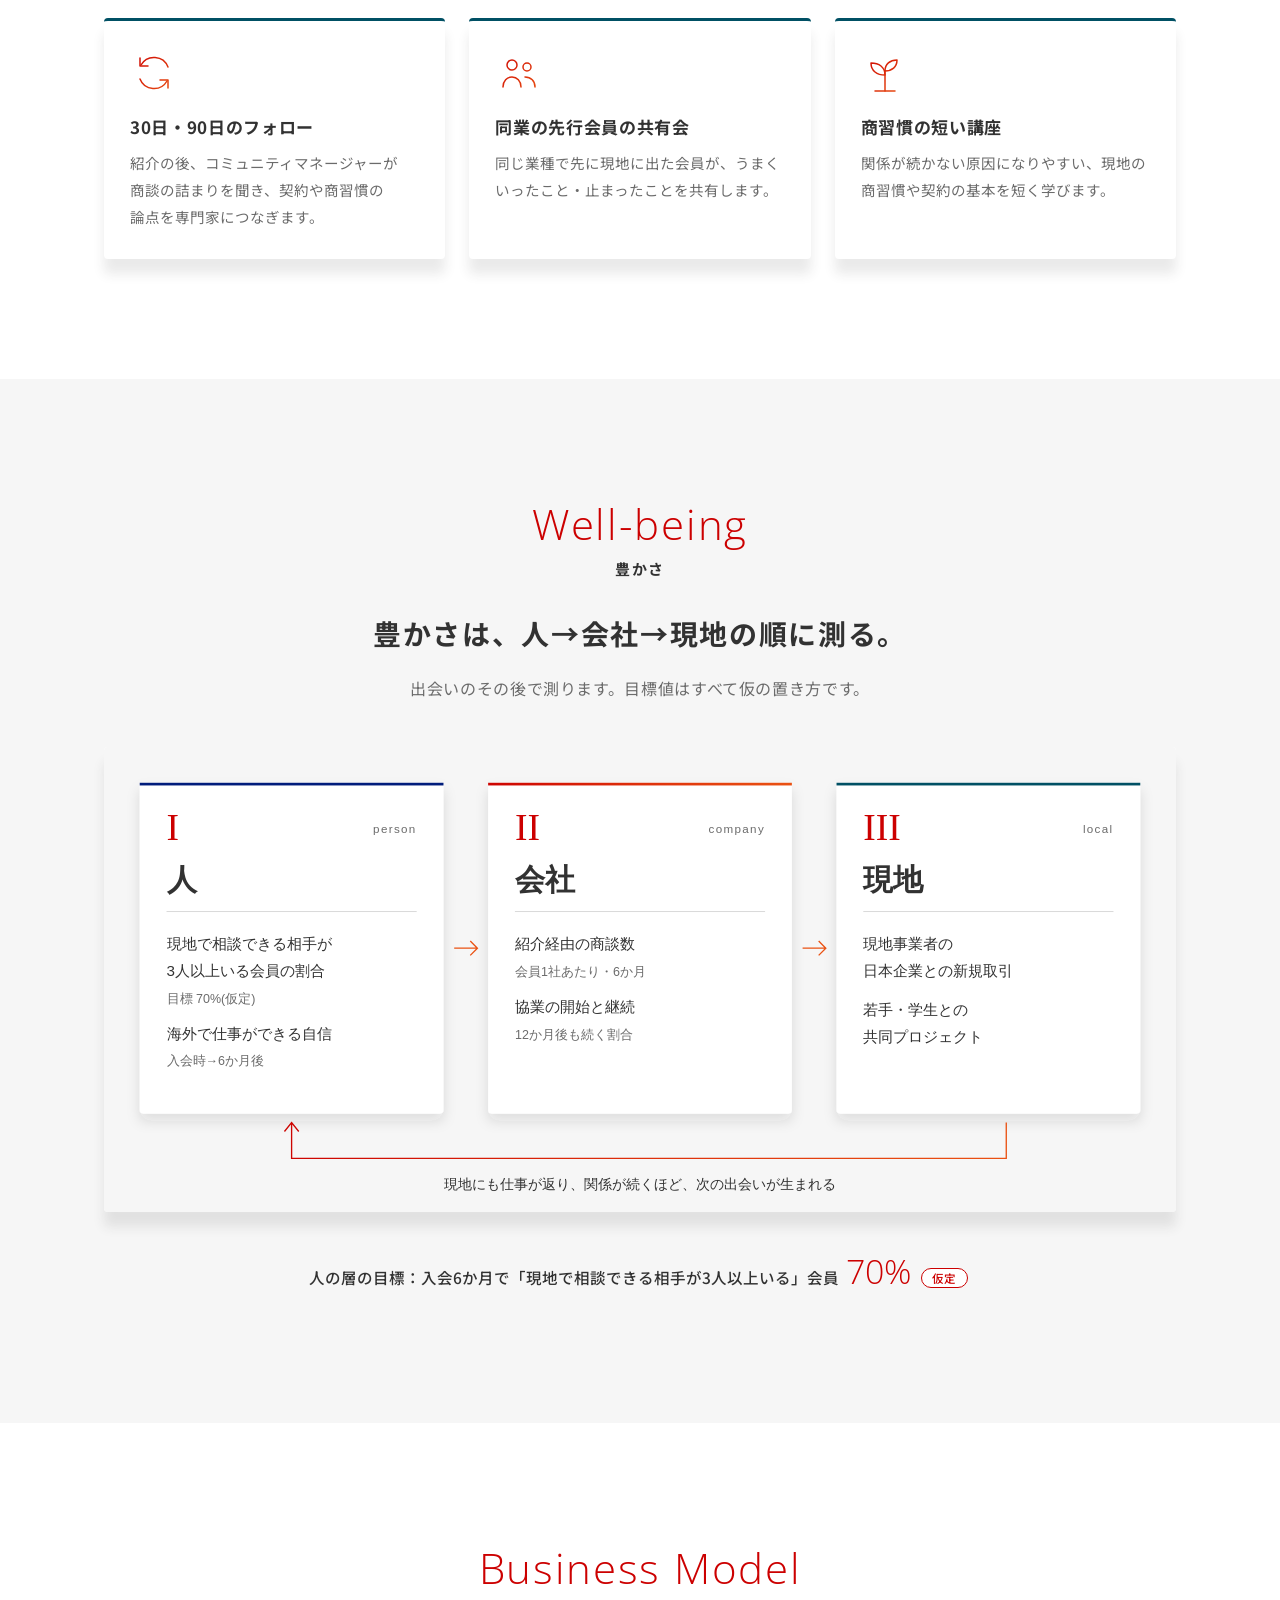
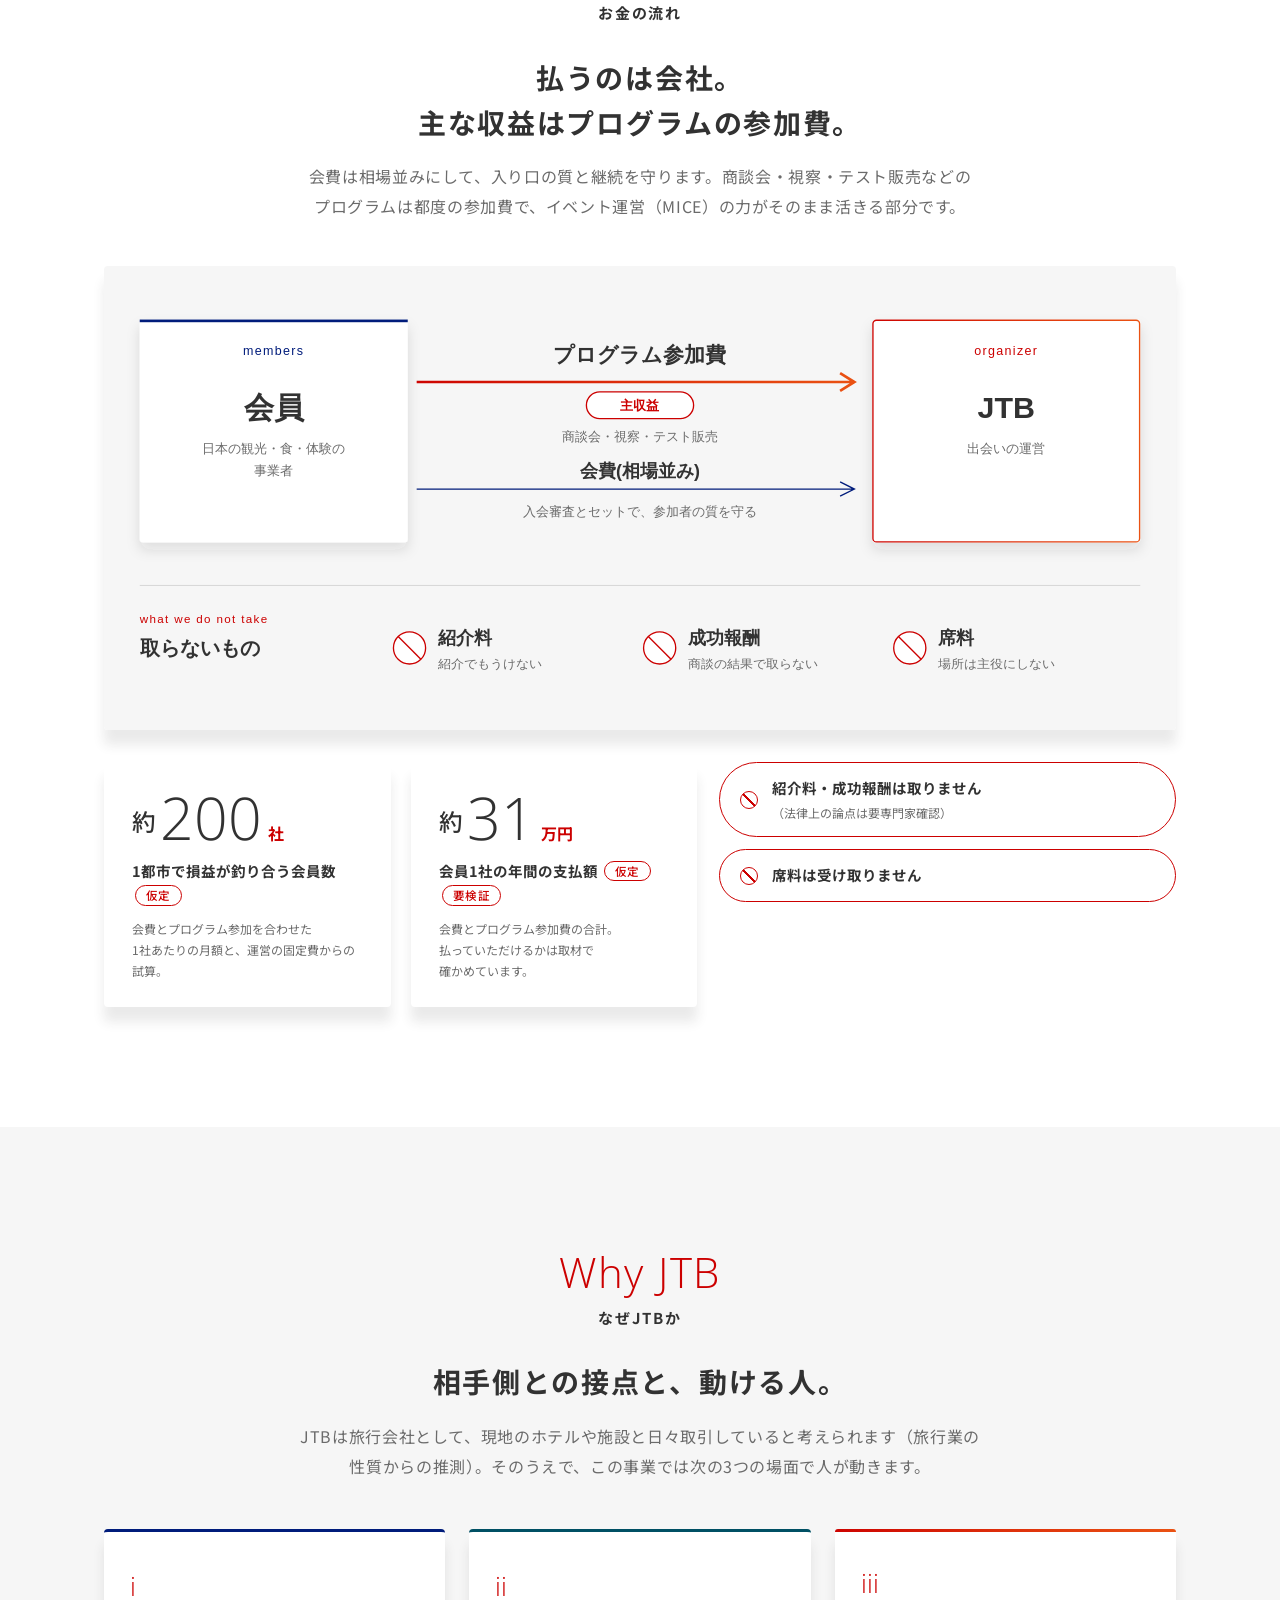
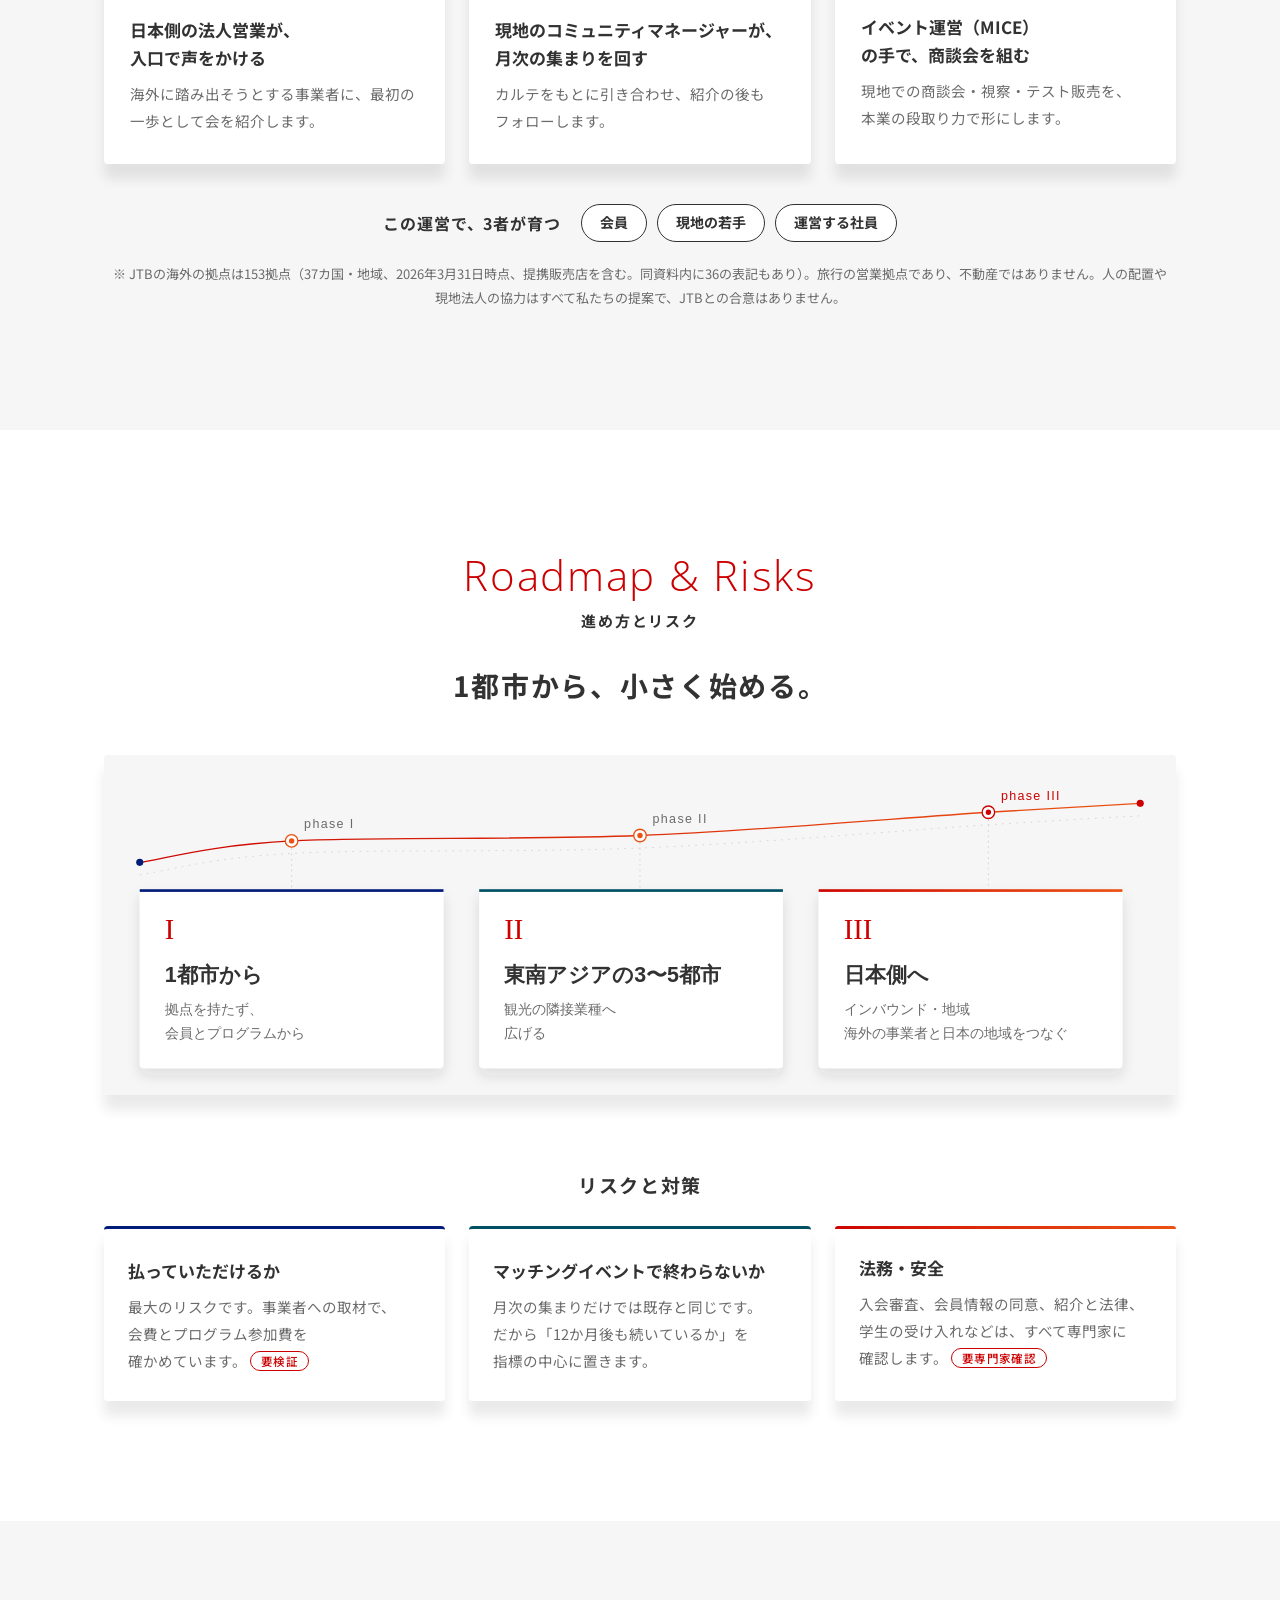
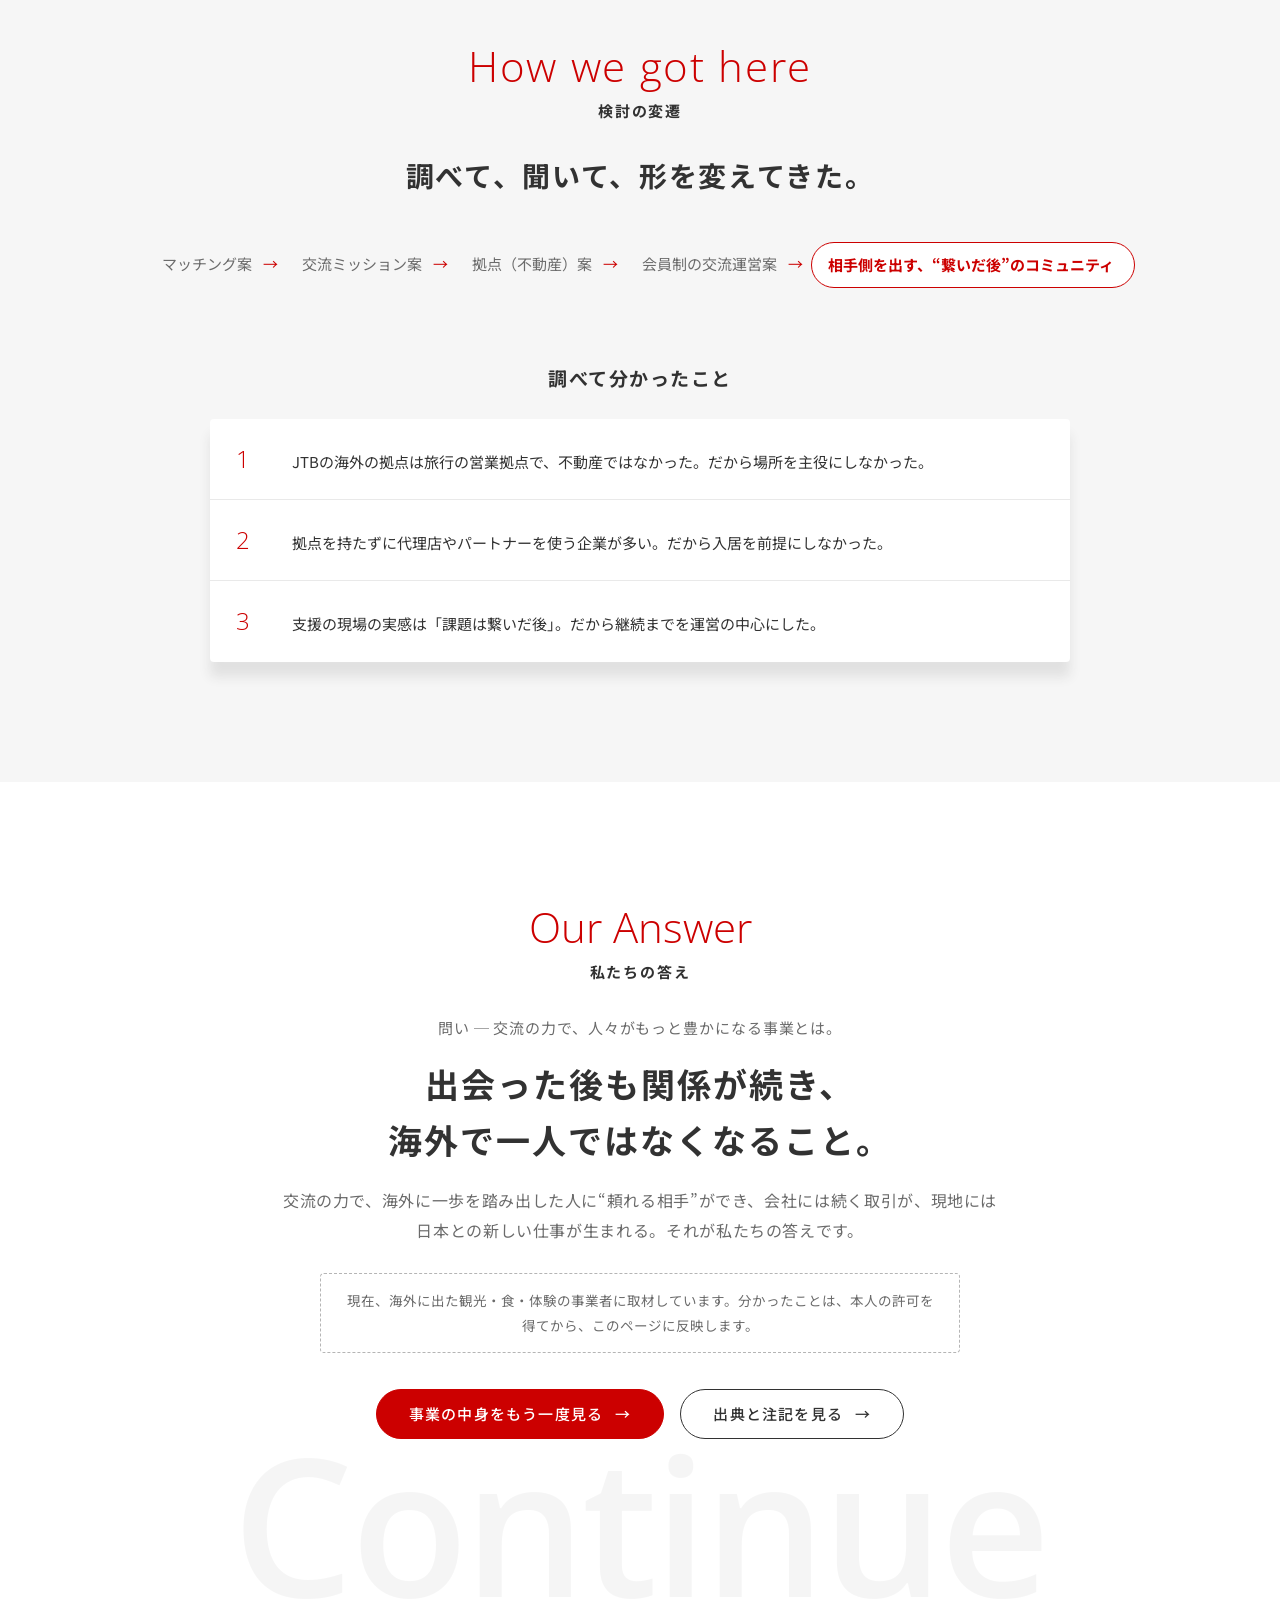
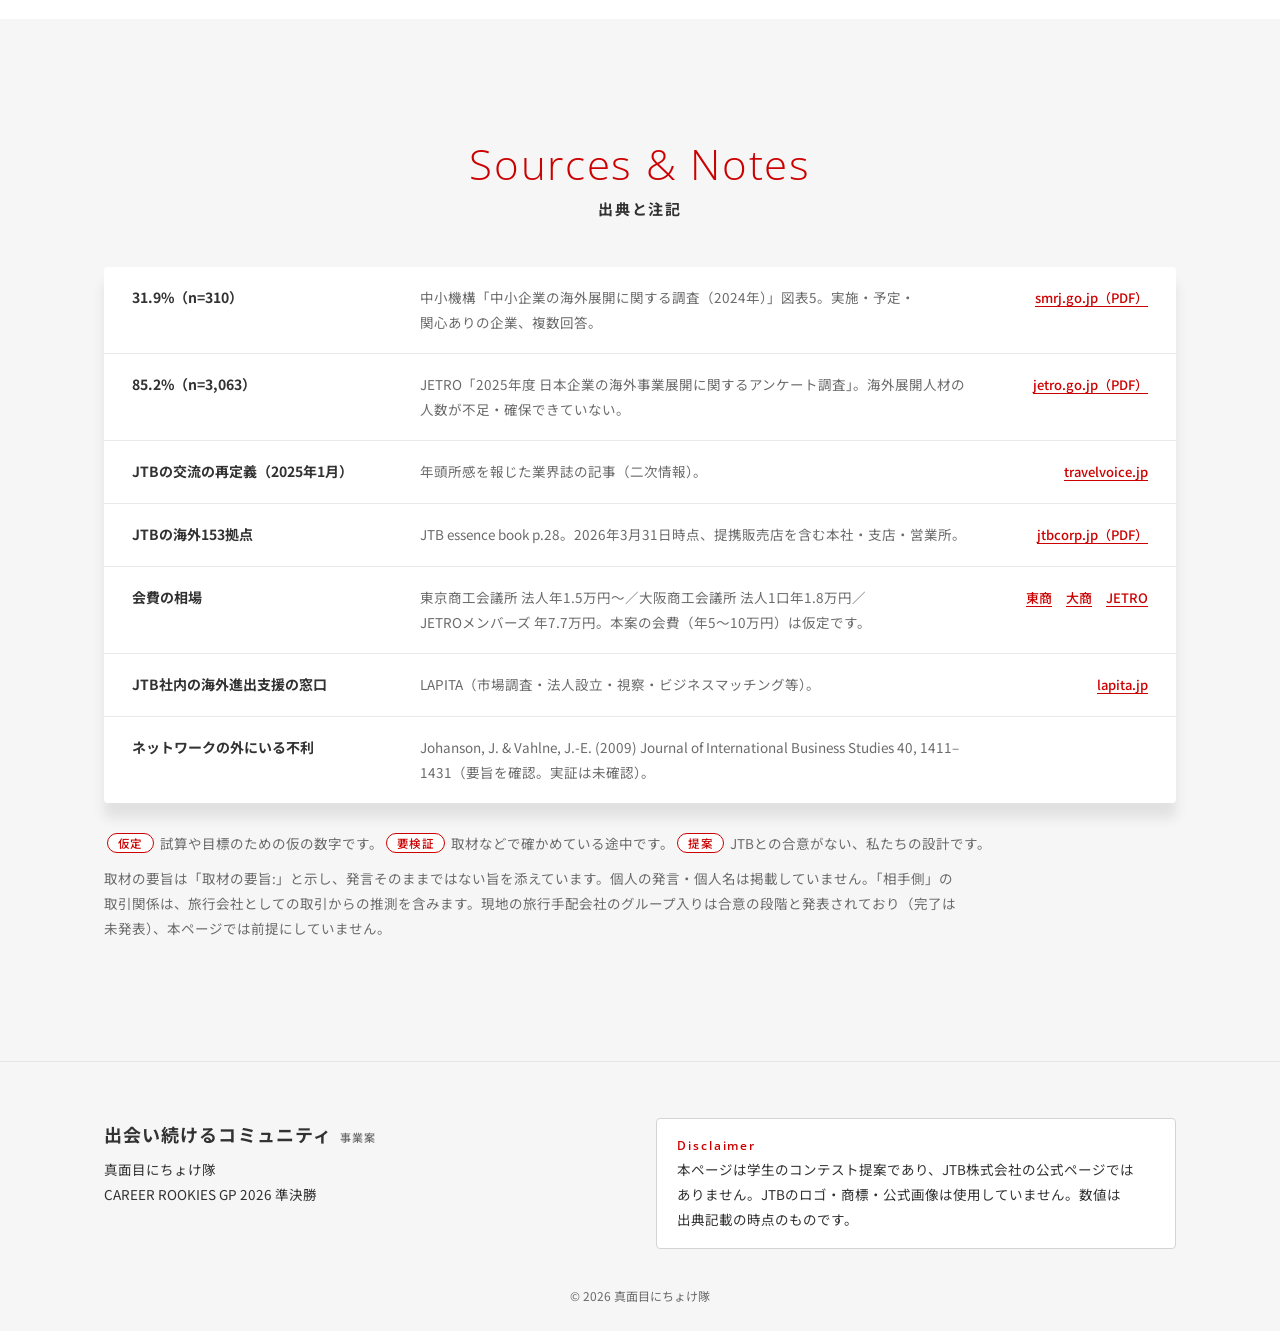
<file: docs/v2/index.html>
<!DOCTYPE html>
<html lang="ja">
<head>
<meta charset="utf-8">
<meta name="viewport" content="width=device-width, initial-scale=1">
<title>出会い続けるコミュニティ｜学生のコンテスト提案（JTB公式ではありません）</title>
<meta name="description" content="学生のコンテスト提案です（JTB公式ページではありません）。海外で一歩を踏み出した日本の観光・食・体験の事業者に、現地の相手と出会い続け、関係が続くコミュニティを。CAREER ROOKIES GP 2026 準決勝・真面目にちょけ隊の補助資料。">
<meta name="robots" content="noindex,nofollow">
<meta name="referrer" content="strict-origin-when-cross-origin">
<meta property="og:type" content="website">
<meta property="og:title" content="【学生のコンテスト提案】出会い続けるコミュニティ｜JTB公式ページではありません">
<meta property="og:description" content="学生のコンテスト提案（JTB公式ページではありません）。既存の支援は“繋ぐ”までが中心。私たちは“繋いだ後”を運営する。CAREER ROOKIES GP 2026 準決勝 補助資料。">
<meta property="og:locale" content="ja_JP">
<meta name="twitter:card" content="summary">
<meta name="theme-color" content="#ffffff">
<link rel="icon" type="image/svg+xml" href="data:image/svg+xml,%3Csvg xmlns='http://www.w3.org/2000/svg' viewBox='0 0 64 64'%3E%3Crect width='64' height='64' rx='14' fill='%23f6f6f6'/%3E%3Cpath d='M22 50V18a10 10 0 0 1 20 0v32' fill='none' stroke='%23323232' stroke-width='4'/%3E%3Ccircle cx='37' cy='36' r='3' fill='%23ea5213'/%3E%3C/svg%3E">
<link rel="preconnect" href="https://fonts.googleapis.com">
<link rel="preconnect" href="https://fonts.gstatic.com" crossorigin>
<link href="https://fonts.googleapis.com/css2?family=Noto+Sans+JP:wght@400;500;700&family=Noto+Serif+JP:wght@600&family=Open+Sans:wght@300;400;500;600&display=swap" rel="stylesheet">
<link rel="stylesheet" href="assets/css/style.css">
</head>
<body>
<a class="skip" href="#main">本文へ移動</a>

<header class="hd" id="top">
  <div class="hd-in">
    <a class="brand" href="#top"><span class="brand-mark" aria-hidden="true"></span><span>出会い続けるコミュニティ<small>事業案</small></span></a>
    <nav class="gnav" id="gnav" aria-label="ページ内メニュー">
      <ul>
        <li><a href="#origin">問い</a></li>
        <li><a href="#solution">仕組み</a></li>
        <li><a href="#value">豊かさ</a></li>
        <li><a href="#model">お金</a></li>
        <li><a href="#sources">出典</a></li>
      </ul>
    </nav>
    <a class="btn hd-cta" href="#solution"><span class="pc-i">事業の</span><span>中身を見る</span></a>
    <button class="menu" type="button" aria-expanded="false" aria-controls="gnav" aria-label="メニューを開く"><span></span><span></span></button>
  </div>
  <p class="hd-note" role="note">学生のコンテスト提案です。JTB株式会社の公式ページではありません。</p>
</header>

<main id="main">

<!-- FV -->
<section class="fv bg-gray" aria-labelledby="fv-h">
  <div class="wrap fv-grid">
    <div class="fv-copy">
      <p class="eyebrow">CAREER ROOKIES GP 2026 · Semi-final</p>
      <h1 id="fv-h" class="fv-h">海外で一歩を踏み出した<br>日本の観光・食・体験の事業者に、<br>現地の相手と<em>“出会い続け、<br class="sp">関係が続く”</em><br class="pc">コミュニティを。</h1>
      <p class="fv-sub">既存の支援は“繋ぐ”までが中心。<br>私たちは<strong>“繋いだ後”</strong>を運営する。</p>
      <div class="fv-act">
        <a class="btn" href="#solution">事業の中身を見る <span aria-hidden="true">→</span></a>
        <a class="btn btn-sub" href="#origin">問いから読む <span aria-hidden="true">→</span></a>
      </div>
      <p class="fv-meta">真面目にちょけ隊 ／ CAREER ROOKIES GP 2026 準決勝</p>
      <p class="disc">学生のコンテスト提案です（JTB株式会社の公式ページではありません）。</p>
    </div>
    <figure class="fv-fig">
      <img src="assets/img/door.svg" alt="少し開いた扉の向こうに、現地の街と人が見える一枚絵。入り口のたとえ。" width="800" height="800">
    </figure>
  </div>
</section>

<!-- Entrance cards -->
<section class="enter bg-gray" aria-labelledby="enter-h">
  <div class="wrap">
    <h2 id="enter-h" class="enter-h"><span class="lbl">Where to begin</span>あなたの立場から、読みはじめてください。</h2>
    <ul class="enter-grid">
      <li>
        <a class="ecard role-navy" href="#flow">
          <img src="assets/img/icon-door.svg" alt="" width="56" height="56">
          <span class="ecard-k">For businesses</span>
          <span class="ecard-t">事業者の方へ</span>
          <span class="ecard-d">入会してから、現地の相手と商談・協業し、関係が続くまでの流れ。</span>
          <span class="ecard-go">体験の流れへ →</span>
        </a>
      </li>
      <li>
        <a class="ecard role-teal" href="#value">
          <img src="assets/img/icon-handshake.svg" alt="" width="56" height="56">
          <span class="ecard-k">For local partners</span>
          <span class="ecard-t">現地の観光産業の方へ</span>
          <span class="ecard-d">日本の事業者と組むことで、現地に生まれる仕事と学び。</span>
          <span class="ecard-go">豊かさへ →</span>
        </a>
      </li>
      <li>
        <a class="ecard role-warm" href="#solution">
          <img src="assets/img/icon-compass.svg" alt="" width="56" height="56">
          <span class="ecard-k">For JTB</span>
          <span class="ecard-t">事業の中身</span>
          <span class="ecard-d">仕組み・お金の流れ・なぜJTBか・進め方とリスク。</span>
          <span class="ecard-go">仕組みへ →</span>
        </a>
      </li>
    </ul>
  </div>
</section>

<!-- II Origin -->
<section class="sec bg-white" id="origin" aria-labelledby="origin-h">
  <div class="wrap narrow">
    <h2 id="origin-h" class="h2"><span class="en">Origin &amp; Definition</span><span class="ja">問いと「交流」の定義</span></h2>
    <p class="sec-catch">近くにいても、<br class="sp">交流は生まれない。</p>
    <p class="lead">インターン先で、すぐ隣に人がいるのに交流が生まれない、さみしさを経験しました。海外に一歩を踏み出した人は、もっとそうなのではないか。そこから、この事業を考えはじめました。</p>
    <div class="define">
      <p class="define-k">私たちの「交流」の定義 <span class="badge">仮説</span></p>
      <p class="define-t">同じコミュニティで時間を重ね、<br>紹介される関係が生まれ、<br>その関係が続くこと。</p>
      <ol class="steps4" aria-label="交流の4段">
        <li>出会う</li><li>時間を重ねる</li><li>紹介される</li><li>続く</li>
      </ol>
      <p class="define-n">名刺交換のような単発の出会いとの違いは、“紹介の連鎖”と“継続”です。JTBは2025年1月の年頭所感で、交流創造事業を「人と人、人と地域、人と組織の出会いと共感をサステナブルにつくり続ける」と再定義しました（業界誌の報道より）。私たちの定義は、これと同じ方向を向いています。</p>
    </div>
  </div>
</section>

<!-- III People -->
<section class="sec bg-gray" id="people" aria-labelledby="people-h">
  <div class="wrap">
    <h2 id="people-h" class="h2"><span class="en">People</span><span class="ja">人々</span></h2>
    <p class="sec-catch">現地での<br class="sp">「入り口が分からない」。</p>
    <p class="lead">対象は、1〜数名で海外に立つ、日本の観光・食・体験の事業者の経営者や駐在員です。視察で一歩を踏み出した段階から、現地の入り口がないという問題は同じだと考えています。</p>
    <div class="people-grid">
      <div class="quotes">
        <p class="gist"><span class="gist-k">取材の要旨：</span>海外進出の支援の現場では、「結局、誰を頼ればいいのか分からない」「どの支援を選べばいいのか分からない」という状態の企業が多い、と聞きました。<small>海外進出支援の専門家への取材より。発言そのままではありません。</small></p>
      </div>
      <div class="stats">
        <div class="stat">
          <p class="stat-n">31.9<span>%</span></p>
          <p class="stat-t">海外展開に関心のある企業のうち、「信頼できる現地パートナーの開拓ができない」と答えた割合</p>
          <p class="src">中小機構「中小企業の海外展開に関する調査」2024。実施・予定・関心ありの企業 n=310、複数回答。中小全体の値ではありません。</p>
        </div>
        <div class="stat">
          <p class="stat-n">85.2<span>%</span></p>
          <p class="stat-t">海外展開を担う人材の「人数が不足・確保できていない」と答えた企業の割合</p>
          <p class="src">JETRO「日本企業の海外事業展開に関するアンケート調査」2025年度。回答企業全体 n=3,063。中小に限った値ではありません。</p>
        </div>
      </div>
    </div>
    <div class="voices" aria-labelledby="voices-h">
      <p class="voices-h" id="voices-h"><span class="lbl">Voices</span>事業者の声</p>
      <ul class="voice-grid">
        <li class="voice-empty"><span class="voice-no">01</span><p>現在取材中</p><small>掲載は本人の許可を得てから</small></li>
        <li class="voice-empty"><span class="voice-no">02</span><p>現在取材中</p><small>掲載は本人の許可を得てから</small></li>
        <li class="voice-empty"><span class="voice-no">03</span><p>現在取材中</p><small>掲載は本人の許可を得てから</small></li>
      </ul>
      <p class="fine">海外に出た観光・食・体験の事業者への取材は実施中です。声を作ることはしません。業種別の数字は見つかっていません。</p>
    </div>
  </div>
</section>

<!-- IV Gap -->
<section class="sec bg-white" id="gap" aria-labelledby="gap-h">
  <div class="wrap">
    <h2 id="gap-h" class="h2"><span class="en">The Gap</span><span class="ja">既存の支援</span></h2>
    <p class="sec-catch">既存の支援は、<br class="sp">繋ぐまでが中心。</p>
    <p class="lead">商工会議所、公的な海外展開支援、JTB社内の海外進出支援の窓口。どれも大切な入り口ですが、集まるのは主に日本側の企業で、支援は“繋ぐ”ところまでが中心です。</p>
    <p class="gist gist-wide"><span class="gist-k">取材の要旨：</span>接点を持つことは資金やAIでも解決できるが、その後（契約や継続的な関係づくり）のほうが課題が多い、と聞きました。<small>海外進出支援の専門家への取材より。発言そのままではありません。</small></p>
    <figure class="fig only-pc">
      <img src="assets/img/compare.svg" alt="比較の図。縦軸は「繋ぐまで／繋いだ後」、横軸は「日本側だけ／相手側もいる」。商工会議所・公的支援・社内窓口は「繋ぐまで・日本側だけ」に、本案は「繋いだ後・相手側もいる」に位置する。" width="1200" height="460" loading="lazy">
    </figure>
    <div class="tbl-wrap only-sp">
      <table class="cmp">
        <caption class="sr-only">既存の支援と本案の比較</caption>
        <thead><tr><th scope="col">支援の形</th><th scope="col">集まる人</th><th scope="col">繋ぐまで</th><th scope="col">繋いだ後</th></tr></thead>
        <tbody>
          <tr><th scope="row">在外の日本商工会議所</th><td data-l="集まる人">日本側の企業</td><td data-l="繋ぐまで">情報交換・分科会</td><td data-l="繋いだ後">（確認できず）</td></tr>
          <tr><th scope="row">公的な海外展開支援</th><td data-l="集まる人">日本側の企業</td><td data-l="繋ぐまで">情報・イベント・マッチング会</td><td data-l="繋いだ後">特定企業の紹介はできない立場</td></tr>
          <tr><th scope="row">JTB社内の海外進出支援の窓口</th><td data-l="集まる人">日本側の企業</td><td data-l="繋ぐまで">市場調査・視察・マッチング等</td><td data-l="繋いだ後">継続的な関係づくりは<span class="badge">要検証</span></td></tr>
          <tr class="ours"><th scope="row">本案</th><td data-l="集まる人">日本側＋<strong>相手側</strong></td><td data-l="繋ぐまで">入会審査・月次の集まり・紹介</td><td data-l="繋いだ後"><strong>30／90日のフォロー・継続まで運営</strong></td></tr>
        </tbody>
      </table>
    </div>
    <p class="fine"><span class="badge">推測</span> 既存の支援の位置づけは、公開情報と取材からの私たちの整理です。<br>商工会議所や公的支援は競合ではなく、紹介元・連携先です。社内の窓口とは重複を避け、“繋いだ後”を受ける設計にしています。</p>
  </div>
</section>

<!-- V Solution -->
<section class="sec bg-gray sec-giant" id="solution" aria-labelledby="sol-h">
  <p class="giant" aria-hidden="true">Encounter</p>
  <div class="wrap">
    <h2 id="sol-h" class="h2"><span class="en">Solution</span><span class="ja">解決</span></h2>
    <p class="sec-catch">場所を貸すのではなく、<br>相手側を出して、<br class="sp">出会いの運営を届ける。</p>
    <div class="defbox">
      <p class="defbox-k">この事業でいう「相手側」</p>
      <p class="defbox-t">JTBが取引する現地のホテル・旅行手配会社・施設・提携店<small>（旅行会社としての取引からの推測を含みます）</small></p>
    </div>
    <div class="sol-grid">
      <figure class="fig fig-hub only-pc">
        <img src="assets/img/hub.svg" alt="中心にコミュニティ。日本の事業者（会員）と、相手側（現地の観光産業）、現地の金融機関・自治体、現地の学生・若手がつながり、JTBの人が運営する。" width="1200" height="760" loading="lazy">
      </figure>
      <ul class="pts">
        <li><span class="pt-n">01</span><div><h3>会員制で、質を守る</h3><p>入会審査（目的・事業内容）と会費で、目的の合う人に絞ります。誰でも入れる会には目的外の参加者が集まりやすい、という支援の現場の知見に沿った設計です。</p></div></li>
        <li><span class="pt-n">02</span><div><h3>相手側を、月次の場に出す</h3><p>現地の観光産業、金融機関・自治体、学生・若手が参加する集まりを毎月ひらきます。相手側の参加には、JTBの現地法人との合意が前提です。<span class="badge">提案</span></p></div></li>
        <li><span class="pt-n">03</span><div><h3>拠点は持たない</h3><p>主役は場所ではなく出会いの運営です。席料は受け取りません。会員とプログラムから小さく始めます。</p></div></li>
      </ul>
    </div>
  </div>
</section>

<!-- VI Flow -->
<section class="sec bg-white" id="flow" aria-labelledby="flow-h">
  <div class="wrap">
    <h2 id="flow-h" class="h2"><span class="en">The Journey</span><span class="ja">体験の流れ</span></h2>
    <p class="sec-catch">入会から、関係が続くまで。</p>
    <p class="lead">6つの段を、それぞれ数えて運営します。紹介にも商談にも、手数料はいただきません。</p>
    <figure class="fig only-pc">
      <img src="assets/img/flow.svg" alt="体験の流れ。入会時カルテ、月次の集まり、紹介、商談、協業、継続（12か月）の6段。" width="1200" height="420" loading="lazy">
    </figure>
    <ol class="flow only-sp">
      <li><span>1</span><b>入会時カルテ</b><small>目的・事業・現地での課題を聞き取る</small></li>
      <li><span>2</span><b>月次の集まり</b><small>相手側と同じ場で出会う</small></li>
      <li><span>3</span><b>紹介</b><small>カルテをもとに引き合わせる</small></li>
      <li><span>4</span><b>商談</b><small>話が具体になる</small></li>
      <li><span>5</span><b>協業</b><small>取引・共同の取り組みが始まる</small></li>
      <li class="flow-last"><span>6</span><b>継続</b><small>12か月後も関係が続いているか</small></li>
    </ol>
    <h3 class="h3">“繋いだ後”を運営する、3つの手</h3>
    <ul class="hands">
      <li><img src="assets/img/icon-loop.svg" alt="" width="48" height="48"><h4>30日・90日のフォロー</h4><p>紹介の後、コミュニティマネージャーが商談の詰まりを聞き、契約や商習慣の論点を専門家につなぎます。</p></li>
      <li><img src="assets/img/icon-people.svg" alt="" width="48" height="48"><h4>同業の先行会員の共有会</h4><p>同じ業種で先に現地に出た会員が、うまくいったこと・止まったことを共有します。</p></li>
      <li><img src="assets/img/icon-seed.svg" alt="" width="48" height="48"><h4>商習慣の短い講座</h4><p>関係が続かない原因になりやすい、現地の商習慣や契約の基本を短く学びます。</p></li>
    </ul>
  </div>
</section>

<!-- VII Value -->
<section class="sec bg-gray" id="value" aria-labelledby="value-h">
  <div class="wrap">
    <h2 id="value-h" class="h2"><span class="en">Well-being</span><span class="ja">豊かさ</span></h2>
    <p class="sec-catch">豊かさは、<br class="sp">人→会社→現地の順に測る。</p>
    <p class="lead">出会いのその後で測ります。目標値はすべて仮の置き方です。</p>
    <div class="value-grid">
      <figure class="fig fig-layers only-pc">
        <img src="assets/img/layers.svg" alt="豊かさの3層。人（頼れる相手ができる）、会社（続く取引）、現地（日本との新しい仕事）。現地から人へ戻る循環の矢印。" width="1200" height="520" loading="lazy">
      </figure>
      <p class="layer-emph only-pc-b">人の層の目標：入会6か月で「現地で相談できる相手が3人以上いる」会員 <b>70%</b> <span class="badge">仮定</span></p>
      <ul class="layers only-sp">
        <li>
          <p class="layer-k">Human ／ 人</p>
          <h3>現地で、頼れる相手ができる</h3>
          <p class="big">70<span>%</span> <span class="badge">仮定</span></p>
          <p>入会6か月で「現地で相談できる相手が3人以上いる」会員の割合。あわせて「海外で仕事ができる自信」を入会時と6か月後で比べます。</p>
        </li>
        <li>
          <p class="layer-k">Company ／ 会社</p>
          <h3>紹介から商談、協業、そして継続へ</h3>
          <p>紹介経由の商談の数と、協業が始まった後に12か月続いているかを見ます。<span class="badge">仮定</span></p>
        </li>
        <li>
          <p class="layer-k">Local ／ 現地</p>
          <h3>日本との新しい仕事と学び</h3>
          <p>現地の事業者に生まれた日本企業との新しい取引と、現地の若手・学生との共同プロジェクトを数えます。<span class="badge">仮定</span></p>
        </li>
      </ul>
    </div>
  </div>
</section>

<!-- VIII Model -->
<section class="sec bg-white" id="model" aria-labelledby="model-h">
  <div class="wrap">
    <h2 id="model-h" class="h2"><span class="en">Business Model</span><span class="ja">お金の流れ</span></h2>
    <p class="sec-catch">払うのは会社。<br>主な収益はプログラムの参加費。</p>
    <p class="lead">会費は相場並みにして、入り口の質と継続を守ります。商談会・視察・テスト販売などのプログラムは都度の参加費で、イベント運営（MICE）の力がそのまま活きる部分です。</p>
    <div class="model-grid">
      <figure class="fig only-pc">
        <img src="assets/img/money.svg" alt="お金の流れ。会員（日本の事業者）からJTBへ、会費とプログラム参加費。JTBから相手側・専門家への紹介に手数料はかからない。" width="1200" height="520" loading="lazy">
      </figure>
      <div>
        <div class="stats stats-row">
          <div class="stat">
            <p class="stat-n"><i>約</i>200<span>社</span></p>
            <p class="stat-t">1都市で損益が釣り合う会員数 <span class="badge">仮定</span></p>
            <p class="src">会費とプログラム参加を合わせた1社あたりの月額と、運営の固定費からの試算。</p>
          </div>
          <div class="stat">
            <p class="stat-n"><i>約</i>31<span>万円</span></p>
            <p class="stat-t">会員1社の年間の支払額 <span class="badge">仮定</span><span class="badge">要検証</span></p>
            <p class="src">会費とプログラム参加費の合計。払っていただけるかは取材で確かめています。</p>
          </div>
        </div>
        <ol class="money-sp only-sp" aria-label="お金の流れ">
          <li><b>会員（日本の事業者）→ JTB</b>プログラム参加費（主な収益）・会費（相場並み）</li>
          <li><b>JTB → 相手側・専門家</b>紹介に手数料はかかりません</li>
        </ol>
        <ul class="nos">
          <li>紹介料・成功報酬は取りません<small>（法律上の論点は要専門家確認）</small></li>
          <li>席料は受け取りません</li>
        </ul>
      </div>
    </div>
  </div>
</section>

<!-- IX Why JTB -->
<section class="sec bg-gray" id="why" aria-labelledby="why-h">
  <div class="wrap">
    <h2 id="why-h" class="h2"><span class="en">Why JTB</span><span class="ja">なぜJTBか</span></h2>
    <p class="sec-catch">相手側との接点と、<br class="sp">動ける人。</p>
    <p class="lead">JTBは旅行会社として、現地のホテルや施設と日々取引していると考えられます（旅行業の性質からの推測）。そのうえで、この事業では次の3つの場面で人が動きます。</p>
    <ol class="scenes">
      <li><span class="scene-n">i</span><h3>日本側の法人営業が、入口で声をかける</h3><p>海外に踏み出そうとする事業者に、最初の一歩として会を紹介します。</p></li>
      <li><span class="scene-n">ii</span><h3>現地のコミュニティマネージャーが、月次の集まりを回す</h3><p>カルテをもとに引き合わせ、紹介の後もフォローします。</p></li>
      <li><span class="scene-n">iii</span><h3>イベント運営（MICE）の手で、商談会を組む</h3><p>現地での商談会・視察・テスト販売を、本業の段取り力で形にします。</p></li>
    </ol>
    <div class="grow">
      <p class="grow-k">この運営で、3者が育つ</p>
      <ul><li>会員</li><li>現地の若手</li><li>運営する社員</li></ul>
    </div>
    <p class="fine">※ JTBの海外の拠点は153拠点（37カ国・地域、2026年3月31日時点、提携販売店を含む。同資料内に36の表記もあり）。旅行の営業拠点であり、不動産ではありません。人の配置や現地法人の協力はすべて私たちの提案で、JTBとの合意はありません。</p>
  </div>
</section>

<!-- X Roadmap -->
<section class="sec bg-white" id="roadmap" aria-labelledby="road-h">
  <div class="wrap">
    <h2 id="road-h" class="h2"><span class="en">Roadmap &amp; Risks</span><span class="ja">進め方とリスク</span></h2>
    <p class="sec-catch">1都市から、小さく始める。</p>
    <figure class="fig only-pc">
      <img src="assets/img/roadmap.svg" alt="ロードマップ。Phase1は1都市で会員とプログラムから（拠点は持たない）。Phase2はASEANの3〜5都市と観光の隣接業種。Phase3は日本側（インバウンド・地域）。" width="1200" height="380" loading="lazy">
    </figure>
    <ol class="phases only-sp">
      <li><p class="ph-k">Phase 1</p><h3>1都市・会員とプログラムから</h3><p>拠点は持ちません。単月の黒字が続くことなど、次に進む条件を先に数値で決めます。<span class="badge">仮定</span></p></li>
      <li><p class="ph-k">Phase 2</p><h3>ASEANの3〜5都市へ</h3><p>業種は観光の隣接（宿泊・飲食・小売・体験・地域の文化事業）に留め、相手側が効く範囲で広げます。</p></li>
      <li><p class="ph-k">Phase 3</p><h3>日本側へ</h3><p>海外の観光事業者が日本の地域と組む、インバウンド・地域の側にも広げます。</p></li>
    </ol>
    <h3 class="h3">リスクと対策</h3>
    <ul class="risks">
      <li><h4>払っていただけるか</h4><p>最大のリスクです。事業者への取材で、会費とプログラム参加費を確かめています。<span class="badge">要検証</span></p></li>
      <li><h4>マッチングイベントで終わらないか</h4><p>月次の集まりだけでは既存と同じです。だから「12か月後も続いているか」を指標の中心に置きます。</p></li>
      <li><h4>法務・安全</h4><p>入会審査、会員情報の同意、紹介と法律、学生の受け入れなどは、すべて専門家に確認します。<span class="badge">要専門家確認</span></p></li>
    </ul>
  </div>
</section>

<!-- XI History -->
<section class="sec bg-gray" id="history" aria-labelledby="hist-h">
  <div class="wrap">
    <h2 id="hist-h" class="h2"><span class="en">How we got here</span><span class="ja">検討の変遷</span></h2>
    <p class="sec-catch">調べて、聞いて、<br class="sp">形を変えてきた。</p>
    <ol class="tl">
      <li>マッチング案</li><li>交流ミッション案</li><li>拠点（不動産）案</li><li>会員制の交流運営案</li><li class="now">相手側を出す、“繋いだ後”のコミュニティ</li>
    </ol>
    <h3 class="h3">調べて分かったこと</h3>
    <ul class="found">
      <li><span>1</span>JTBの海外の拠点は旅行の営業拠点で、不動産ではなかった。だから場所を主役にしなかった。</li>
      <li><span>2</span>拠点を持たずに代理店やパートナーを使う企業が多い。だから入居を前提にしなかった。</li>
      <li><span>3</span>支援の現場の実感は「課題は繋いだ後」。だから継続までを運営の中心にした。</li>
    </ul>
  </div>
</section>

<!-- XII Answer -->
<section class="sec bg-white sec-giant answer" id="answer" aria-labelledby="ans-h">
  <p class="giant" aria-hidden="true">Continue</p>
  <div class="wrap narrow">
    <p class="ans-label"><span class="en">Our Answer</span><span class="ja">私たちの答え</span></p>
    <p class="ask">問い ─ 交流の力で、人々がもっと豊かになる事業とは。</p>
    <h2 id="ans-h" class="ans">出会った後も関係が続き、<br>海外で一人ではなくなること。</h2>
    <p class="lead">交流の力で、海外に一歩を踏み出した人に“頼れる相手”ができ、会社には続く取引が、現地には日本との新しい仕事が生まれる。それが私たちの答えです。</p>
    <p class="now-note">現在、海外に出た観光・食・体験の事業者に取材しています。分かったことは、本人の許可を得てから、このページに反映します。</p>
    <div class="btn-row-c"><a class="btn btn-fill" href="#solution">事業の中身をもう一度見る <span aria-hidden="true">→</span></a><a class="btn btn-sub" href="#sources">出典と注記を見る <span aria-hidden="true">→</span></a></div>
  </div>
</section>

<!-- XIII Sources -->
<section class="sec bg-gray" id="sources" aria-labelledby="src-h">
  <div class="wrap">
    <h2 id="src-h" class="h2"><span class="en">Sources &amp; Notes</span><span class="ja">出典と注記</span></h2>
    <ul class="srcs">
      <li><b>31.9%（n=310）</b><span>中小機構「中小企業の海外展開に関する調査（2024年）」図表5。実施・予定・関心ありの企業、複数回答。</span><a href="https://www.smrj.go.jp/research_case/questionnaire/fbrion0000002pjw-att/kaigaitenkai_202403_1_point_C1.pdf" target="_blank" rel="noopener noreferrer">smrj.go.jp（PDF）</a></li>
      <li><b>85.2%（n=3,063）</b><span>JETRO「2025年度 日本企業の海外事業展開に関するアンケート調査」。海外展開人材の人数が不足・確保できていない。</span><a href="https://www.jetro.go.jp/ext_images/_Reports/01/23f5d9f6472b5c0d/20250042.pdf" target="_blank" rel="noopener noreferrer">jetro.go.jp（PDF）</a></li>
      <li><b>JTBの交流の再定義（2025年1月）</b><span>年頭所感を報じた業界誌の記事（二次情報）。</span><a href="https://www.travelvoice.jp/20250107-156933" target="_blank" rel="noopener noreferrer">travelvoice.jp</a></li>
      <li><b>JTBの海外153拠点</b><span>JTB essence book p.28。2026年3月31日時点、提携販売店を含む本社・支店・営業所。</span><a href="https://www.jtbcorp.jp/jp/domains/essencebook.pdf" target="_blank" rel="noopener noreferrer">jtbcorp.jp（PDF）</a></li>
      <li><b>会費の相場</b><span>東京商工会議所 法人年1.5万円〜／大阪商工会議所 法人1口年1.8万円／JETROメンバーズ 年7.7万円。本案の会費（年5〜10万円）は仮定です。</span><span class="links"><a href="https://www.tokyo-cci-nyukai.jp/" target="_blank" rel="noopener noreferrer">東商</a><a href="https://nyukai.osaka.cci.or.jp/admission/" target="_blank" rel="noopener noreferrer">大商</a><a href="https://www.jetro.go.jp/members/" target="_blank" rel="noopener noreferrer">JETRO</a></span></li>
      <li><b>JTB社内の海外進出支援の窓口</b><span>LAPITA（市場調査・法人設立・視察・ビジネスマッチング等）。</span><a href="https://www.lapita.jp/about/" target="_blank" rel="noopener noreferrer">lapita.jp</a></li>
      <li><b>ネットワークの外にいる不利</b><span>Johanson, J. &amp; Vahlne, J.-E. (2009) Journal of International Business Studies 40, 1411–1431（要旨を確認。実証は未確認）。</span></li>
    </ul>
    <div class="notes">
      <p><span class="badge">仮定</span> 試算や目標のための仮の数字です。<span class="badge">要検証</span> 取材などで確かめている途中です。<span class="badge">提案</span> JTBとの合意がない、私たちの設計です。</p>
      <p>取材の要旨は「取材の要旨:」と示し、発言そのままではない旨を添えています。個人の発言・個人名は掲載していません。「相手側」の取引関係は、旅行会社としての取引からの推測を含みます。現地の旅行手配会社のグループ入りは合意の段階と発表されており（完了は未発表）、本ページでは前提にしていません。</p>
    </div>
  </div>
</section>

</main>

<footer class="ft">
  <div class="wrap ft-in">
    <div>
      <p class="ft-brand">出会い続けるコミュニティ<small>事業案</small></p>
      <p>真面目にちょけ隊<br>CAREER ROOKIES GP 2026 準決勝</p>
    </div>
    <p class="ft-disc"><b>Disclaimer</b>本ページは学生のコンテスト提案であり、JTB株式会社の公式ページではありません。JTBのロゴ・商標・公式画像は使用していません。数値は出典記載の時点のものです。</p>
  </div>
  <p class="copy">© 2026 真面目にちょけ隊</p>
</footer>

<script src="assets/js/main.js"></script>
</body>
</html>
</file>
<file: docs/assets/css/style.css>
:root{
  --navy:#0B1530; --navy-2:#13204a; --navy-3:#1b2b5e;
  --gold:#B08D3E; --gold-d:#8C6A2C; --gold-l:#EFD98A;
  --bg:#fff; --gray:#F7F8FA; --gray-2:#EEF0F4; --line:#dfe3ea;
  --text:#1c2333; --muted:#5a6378;
  --en:'Jost','Noto Sans JP',sans-serif;
  --sans:'Noto Sans JP','Hiragino Kaku Gothic ProN',Meiryo,sans-serif;
  --serif:'Noto Serif JP','Hiragino Mincho ProN','Yu Mincho',serif;
  --hh:72px;
}
*,*::before,*::after{box-sizing:border-box}
html{scroll-behavior:smooth;scroll-padding-top:calc(var(--hh) + 32px)}
body{margin:0;font-family:var(--sans);color:var(--text);background:var(--bg);line-height:1.9;font-size:16px;-webkit-font-smoothing:antialiased}
img{max-width:100%;height:auto;display:block}
ul,ol{margin:0;padding:0;list-style:none}
h1,h2,h3,p,figure{margin:0}
a{color:inherit}
:focus-visible{outline:3px solid var(--gold);outline-offset:3px}
.sr-only{position:absolute;width:1px;height:1px;overflow:hidden;clip:rect(0 0 0 0);white-space:nowrap}
.skip{position:absolute;left:8px;top:-60px;background:var(--gold-l);color:var(--navy);padding:8px 14px;z-index:200;border-radius:4px}
.skip:focus{top:8px}
.container{width:100%;max-width:1120px;margin:0 auto;padding:0 24px}
.sp{display:none}

/* header */
.site-header{position:fixed;inset:0 0 auto 0;height:var(--hh);background:rgba(11,21,48,.96);z-index:100;border-bottom:1px solid rgba(239,217,138,.18)}
.header-inner{max-width:1280px;margin:0 auto;height:100%;padding:0 24px;display:flex;align-items:center;justify-content:space-between;gap:24px}
.logo{display:flex;align-items:center;gap:10px;color:#fff;text-decoration:none;font-family:var(--serif);font-weight:700;font-size:19px;letter-spacing:.06em;white-space:nowrap}
.logo small{font-size:12px;font-weight:500;color:var(--gold-l);margin-left:-4px}
.logo-mark{width:26px;height:16px;position:relative;display:inline-block}
.logo-mark::before,.logo-mark::after{content:"";position:absolute;top:0;width:16px;height:16px;border-radius:50%;border:2px solid var(--gold-l)}
.logo-mark::before{left:0}.logo-mark::after{right:0;border-color:var(--gold)}
.gnav{display:flex;align-items:center;gap:28px}
.gnav ul{display:flex;gap:26px}
.gnav li a{color:#e8ecf7;text-decoration:none;font-size:13.5px;letter-spacing:.08em;padding:6px 0;border-bottom:2px solid transparent;transition:border-color .2s,color .2s}
.gnav li a:hover{border-color:var(--gold);color:#fff}
.nav-toggle{display:none}

/* buttons */
.btn{display:inline-flex;align-items:center;justify-content:center;gap:10px;padding:16px 36px;font-weight:700;letter-spacing:.1em;font-size:15px;text-decoration:none;border:1px solid transparent;transition:transform .2s,background .2s,color .2s;min-height:52px}
.btn-gold{background:linear-gradient(135deg,var(--gold-l),var(--gold));color:var(--navy)}
.btn-gold:hover{transform:translateY(-2px)}
.btn-ghost{border-color:rgba(255,255,255,.7);color:#fff}
.btn-ghost:hover{background:#fff;color:var(--navy)}
.btn-sm{padding:10px 22px;font-size:13.5px;min-height:44px}
.btn-row{display:flex;gap:16px;flex-wrap:wrap}

/* labels */
.label{font-family:var(--en);text-transform:uppercase;letter-spacing:.28em;font-size:13px;font-weight:500;color:var(--gold-d)}
.label-light{color:var(--gold-l)}
.badge{display:inline-block;background:#FFF6D6;color:#6b4e12;border:1px solid var(--gold);font-size:12px;font-weight:700;padding:1px 9px;border-radius:3px;letter-spacing:.04em;line-height:1.7;vertical-align:baseline}
.badge-sm{font-size:11px;padding:0 7px;margin:0 2px}
.mini{font-size:12.5px;color:var(--muted);line-height:1.7}
.fine{font-size:13px;color:var(--muted);line-height:1.8;margin-top:14px}
.fine.center{text-align:center}

/* FV */
.fv{position:relative;background:var(--navy);color:#fff;padding:calc(var(--hh) + 96px) 0 56px;overflow:hidden}
.fv-bg{position:absolute;inset:0;background:
  linear-gradient(115deg,transparent 58%,rgba(176,141,62,.16) 58%,rgba(176,141,62,.16) 60%,transparent 60%),
  linear-gradient(115deg,transparent 66%,rgba(27,43,94,.9) 66%),
  radial-gradient(ellipse at 85% 20%,rgba(239,217,138,.18),transparent 55%)}
.fv-inner{position:relative}
.fv-title{font-family:var(--serif);font-weight:700;font-size:clamp(30px,5vw,60px);line-height:1.45;letter-spacing:.04em;margin:22px 0 24px}
.fv-sub{font-family:var(--serif);font-size:clamp(19px,2.4vw,28px);color:var(--gold-l);line-height:1.7;margin-bottom:12px}
.fv-lead{font-size:16px;color:#d5dbec;margin-bottom:40px;letter-spacing:.06em}
.fv-team{margin-top:44px;font-family:var(--en);letter-spacing:.2em;font-size:12px;color:#aab4d0}
.fv-team span{font-family:var(--sans);letter-spacing:.1em;color:#fff;margin-left:10px;font-size:13px}
.fv-disclaimer{position:relative;max-width:1120px;margin:40px auto 0;padding:14px 24px 0;font-size:12.5px;color:#c4cce2;border-top:1px solid rgba(255,255,255,.18)}

/* numbers */
.numbers{background:#fff;padding:0 0 8px}
.num-grid{display:grid;grid-template-columns:repeat(4,1fr);margin-top:-1px;border-bottom:1px solid var(--line)}
.num-grid li{padding:44px 24px;border-right:1px solid var(--line)}
.num-grid li:first-child{border-left:1px solid var(--line)}
.num{font-family:var(--en);color:var(--navy);line-height:1;display:flex;align-items:baseline;gap:4px}
.num span{font-size:clamp(44px,5vw,64px);font-weight:500;letter-spacing:-.01em}
.num em{font-style:normal;font-size:22px;color:var(--gold-d);font-family:var(--sans);font-weight:700}
.num-t{margin:14px 0 10px;font-weight:700;font-size:14.5px;line-height:1.6;color:var(--navy)}
.num-n{font-size:12px;color:var(--muted);line-height:1.7}
.num-n b{color:var(--navy)}

/* sections */
.sec{padding:112px 0}
.sec-gray{background:var(--gray)}
.sec-navy{background:var(--navy);color:#fff}
.sec-head{text-align:center;margin-bottom:56px}
.h2{font-family:var(--serif);font-weight:700;font-size:clamp(26px,3.6vw,40px);line-height:1.55;color:var(--navy);margin-top:10px;letter-spacing:.04em}
.h2-light{color:#fff}
.sec-lead{max-width:720px;margin:20px auto 0;color:var(--muted)}
.sec-head-light .sec-lead{color:#cfd6ea}
.kaiketsu{font-family:var(--serif);font-weight:700;font-size:clamp(48px,8vw,88px);color:var(--gold-l);line-height:1.2;margin:6px 0 4px;letter-spacing:.2em}
.h3c{font-family:var(--serif);color:var(--navy);text-align:center;font-size:20px;margin:64px 0 24px}

.cards3{display:grid;grid-template-columns:repeat(3,1fr);gap:28px}
.card{background:#fff;border:1px solid var(--line);border-top:3px solid var(--gold);padding:36px 28px 32px;position:relative}
.card-ico{width:64px;height:64px;margin-bottom:20px}
.card h3{font-family:var(--serif);font-size:19px;line-height:1.6;color:var(--navy);margin-bottom:12px}
.card p{font-size:14.5px;color:var(--text)}
.card .tag,.card p.tag{display:inline-block;margin-top:16px;font-family:var(--en);letter-spacing:.2em;font-size:12px;color:var(--gold-d);font-weight:600}
.card-plain .tag{margin:0 0 6px;display:block}
.note-box{margin-top:40px;background:var(--gray);padding:18px 24px;font-size:14px;color:var(--muted);border-left:3px solid var(--gold)}

.limit-band{background:var(--navy);color:#fff;display:inline-block;padding:14px 40px 14px 24px;margin:0 0 32px -24px;font-family:var(--serif);font-size:18px;clip-path:polygon(0 0,100% 0,calc(100% - 20px) 100%,0 100%)}
.table-wrap{overflow-x:auto;background:#fff;border:1px solid var(--line)}
.cmp{width:100%;border-collapse:collapse;font-size:14.5px;min-width:640px}
.cmp th,.cmp td{padding:18px 22px;text-align:left;border-bottom:1px solid var(--line);vertical-align:top}
.cmp thead th{background:var(--navy);color:#fff;font-size:13px;letter-spacing:.1em}
.cmp tbody th{color:var(--navy);width:26%}
.cmp tr:last-child th,.cmp tr:last-child td{border-bottom:0}
.statement{font-family:var(--serif);font-size:clamp(19px,2.6vw,26px);text-align:center;margin:56px 0 24px;line-height:1.9;color:var(--navy)}
.statement strong{color:var(--gold-d);background:linear-gradient(transparent 68%,rgba(239,217,138,.6) 68%)}
.formula{display:flex;justify-content:center;align-items:center;gap:14px;flex-wrap:wrap;font-weight:700}
.formula span{background:var(--navy);color:#fff;padding:10px 20px;font-size:14.5px;letter-spacing:.05em}
.formula i{font-style:normal;color:var(--gold-d);font-family:var(--en);font-size:22px}

.diagram{margin:0 auto 48px;max-width:1040px}
.diagram img{width:100%;border:1px solid var(--line);background:#fff}
.diagram-light img{border-color:rgba(255,255,255,.15)}
.trio{display:grid;grid-template-columns:repeat(3,1fr);gap:28px}
.trio li{border-top:1px solid var(--gold);padding-top:20px}
.trio-en{font-family:var(--en);letter-spacing:.24em;font-size:12px;color:var(--gold-l)}
.trio h3{font-family:var(--serif);font-size:22px;margin:6px 0 8px;color:#fff}
.trio p{color:#cfd6ea;font-size:14.5px}

/* points */
.point{display:grid;grid-template-columns:5fr 6fr;gap:0;align-items:center;margin-bottom:72px}
.point:last-child{margin-bottom:0}
.point-visual{position:relative;aspect-ratio:4/3;background:var(--navy);display:flex;align-items:center;justify-content:center;overflow:hidden}
.point-visual::before{content:"";position:absolute;inset:0;background:radial-gradient(circle at 70% 30%,rgba(239,217,138,.25),transparent 55%),linear-gradient(135deg,var(--navy-2),var(--navy))}
.point-visual::after{content:"";position:absolute;right:-40px;bottom:-40px;width:200px;height:200px;border:2px solid rgba(239,217,138,.35);border-radius:50%}
.point-visual-b::after{left:-40px;right:auto}
.point-visual-c::after{border-radius:0;transform:rotate(20deg)}
.point-visual span{position:relative;z-index:1;font-family:var(--en);font-size:clamp(80px,12vw,150px);color:var(--gold-l);font-weight:500;letter-spacing:-.02em;opacity:.95}
.point-body{background:#fff;padding:44px 44px;margin-left:-56px;position:relative;z-index:2;box-shadow:0 18px 50px rgba(11,21,48,.12);margin-top:56px;border-top:3px solid var(--gold)}
.point-rev .point-visual{order:2}
.point-rev .point-body{margin-left:0;margin-right:-56px}
.point-no{font-family:var(--en);letter-spacing:.26em;font-size:13px;color:var(--gold-d);font-weight:600}
.point-body h3{font-family:var(--serif);font-size:clamp(21px,2.4vw,27px);color:var(--navy);margin:6px 0 14px;line-height:1.5}
.facts{margin-top:18px;display:grid;gap:10px}
.facts li{font-size:14px;padding-left:16px;border-left:2px solid var(--gold-l);color:var(--text)}
.facts b{display:inline-block;font-family:var(--en);font-weight:600;color:var(--navy);font-size:17px;margin-right:10px}
.kpi{margin-top:18px;background:var(--gray);padding:14px 18px;font-weight:700;color:var(--navy);font-size:14.5px}
.kpi>span:first-child{font-family:var(--en);letter-spacing:.2em;font-size:12px;color:var(--gold-d);margin-right:12px}

.kpis{display:grid;grid-template-columns:repeat(4,1fr);gap:20px}
.kpis li{background:#fff;border:1px solid var(--line);padding:22px 20px;font-weight:700;color:var(--navy);font-size:14.5px;line-height:1.7}
.kpis span{display:block;font-family:var(--en);font-size:28px;color:var(--gold);margin-bottom:4px;font-weight:500}

.pillars{display:grid;grid-template-columns:repeat(4,1fr);gap:20px}
.pillars li{border:1px solid var(--line);padding:28px 22px;background:#fff}
.p-no{font-family:var(--en);font-size:34px;color:var(--gold);line-height:1;display:block;margin-bottom:10px}
.pillars h3{font-family:var(--serif);color:var(--navy);font-size:20px;margin-bottom:8px}
.pillars p{font-size:14px}
.pillars .mini{margin-top:12px}
.callout{margin-top:40px;background:var(--navy);color:#fff;padding:28px 32px;text-align:center}
.callout p:first-child{font-size:17px}
.callout b{color:var(--gold-l)}
.callout .fine{color:#c4cce2;margin-top:10px}
.callout .badge{color:#6b4e12}
.callout-soft{background:#fff;color:var(--text);border:1px solid var(--line);text-align:left}
.callout-soft .fine{color:var(--muted)}
.callout-soft p:first-child{font-size:15px}

.risks{display:grid;grid-template-columns:repeat(3,1fr);gap:24px}
.risks li{background:#fff;padding:28px 26px;border-left:3px solid var(--gold)}
.risks h3{font-family:var(--serif);color:var(--navy);font-size:18px;margin-bottom:8px}
.risks p{font-size:14.5px}

.phases{display:grid;grid-template-columns:repeat(3,1fr);gap:24px}
.phases li{border-top:3px solid var(--navy);padding:20px 4px 0}
.phases span{font-family:var(--en);letter-spacing:.24em;font-size:13px;color:var(--gold-d);font-weight:600}
.phases h3{font-family:var(--serif);font-size:21px;color:var(--navy);margin:4px 0 8px}
.phases p{font-size:14.5px}
.why-now{margin-top:64px;background:var(--navy);color:#fff;padding:40px;text-align:center}
.why-now h3{font-family:var(--serif);color:var(--gold-l);font-size:20px;margin-bottom:24px}
.why-now ul{display:grid;grid-template-columns:repeat(3,1fr);gap:24px}
.why-now li{font-size:13.5px;color:#cfd6ea}
.why-now b{display:block;font-family:var(--en);font-weight:500;font-size:clamp(24px,3vw,34px);color:#fff;margin-bottom:4px;line-height:1.3}

.sources{display:grid;gap:0;background:#fff;border:1px solid var(--line)}
.sources li{display:grid;grid-template-columns:1.1fr 1.2fr auto;gap:8px 28px;padding:20px 26px;border-bottom:1px solid var(--line);font-size:14px;align-items:center}
.sources li:last-child{border-bottom:0}
.sources b{color:var(--navy)}
.sources span{color:var(--muted);font-size:13px}
.sources a{color:var(--gold-d);font-weight:700;text-underline-offset:3px;font-size:13px;white-space:nowrap}

.cta{background:var(--navy);color:#fff;text-align:center;padding:112px 0;position:relative;overflow:hidden;border-top:1px solid rgba(239,217,138,.25)}
.cta::before{content:"";position:absolute;inset:0;background:radial-gradient(ellipse at 50% 0,rgba(176,141,62,.22),transparent 60%)}
.cta .container{position:relative}
.cta h2{font-family:var(--serif);font-size:clamp(26px,4vw,44px);line-height:1.6;margin:16px 0 24px;letter-spacing:.05em}
.cta p:last-child{color:#d5dbec}

.site-footer{background:#08102a;color:#c4cce2;padding:56px 0 24px;font-size:13px}
.footer-inner{display:flex;justify-content:space-between;gap:40px;flex-wrap:wrap}
.f-logo{font-family:var(--serif);font-weight:700;font-size:20px;color:#fff}
.f-logo small{font-size:12px;color:var(--gold-l)}
.f-team{margin-top:8px;line-height:1.8}
.f-disc{max-width:520px;line-height:1.8;border:1px solid rgba(239,217,138,.35);padding:16px 20px}
.f-disc b{display:block;color:var(--gold-l);font-family:var(--en);letter-spacing:.2em;font-size:12px;margin-bottom:4px}
.copy{text-align:center;margin-top:40px;font-size:12px;color:#8e98b8}

/* reveal */
.js .reveal{opacity:0;transform:translateY(24px);transition:opacity .8s ease,transform .8s ease}
.js .reveal.in{opacity:1;transform:none}
@media (prefers-reduced-motion:reduce){
  html{scroll-behavior:auto}
  .js .reveal{opacity:1;transform:none;transition:none}
  .btn,.gnav li a{transition:none}
}

/* tablet / SP */
@media (max-width:1100px){
  .gnav ul{gap:16px}
  .gnav li a{font-size:12.5px}
}
@media (max-width:960px){
  .nav-toggle{display:flex;flex-direction:column;justify-content:center;gap:6px;width:48px;height:48px;background:none;border:1px solid rgba(255,255,255,.4);padding:0 13px;cursor:pointer}
  .nav-toggle span{display:block;height:2px;background:#fff;transition:transform .2s}
  .nav-toggle[aria-expanded="true"] span:first-child{transform:translateY(4px) rotate(45deg)}
  .nav-toggle[aria-expanded="true"] span:last-child{transform:translateY(-4px) rotate(-45deg)}
  .gnav{position:absolute;top:var(--hh);left:0;right:0;background:var(--navy);flex-direction:column;align-items:stretch;gap:0;padding:8px 24px 24px;display:none;border-bottom:1px solid rgba(239,217,138,.3)}
  .gnav.open{display:flex}
  .gnav ul{flex-direction:column;gap:0}
  .gnav li a{display:block;padding:15px 0;border-bottom:1px solid rgba(255,255,255,.12);font-size:15px}
  .nav-cta{margin-top:18px}
  .num-grid{grid-template-columns:repeat(2,1fr)}
  .num-grid li:nth-child(2n+1){border-left:1px solid var(--line)}
  .num-grid li{border-bottom:1px solid var(--line)}
  .cards3,.trio,.risks,.phases{grid-template-columns:1fr}
  .kpis,.pillars{grid-template-columns:repeat(2,1fr)}
  .point,.point-rev{grid-template-columns:1fr}
  .point-visual{aspect-ratio:16/8}
  .point-body,.point-rev .point-body{margin:-40px 20px 0;padding:32px 26px}
  .point-rev .point-visual{order:0}
  .sources li{grid-template-columns:1fr}
}
@media (max-width:600px){
  :root{--hh:64px}
  .sp{display:inline}
  .container{padding:0 20px}
  .logo{font-size:17px}
  .fv{padding-top:calc(var(--hh) + 56px)}
  .btn-row{flex-direction:column}
  .btn-row .btn{width:100%}
  .sec{padding:72px 0}
  .sec-head{margin-bottom:40px}
  .num-grid{grid-template-columns:1fr}
  .num-grid li{border-left:1px solid var(--line);padding:32px 20px}
  .kpis,.pillars,.why-now ul{grid-template-columns:1fr}
  .limit-band{margin-left:-20px;font-size:15px;padding-right:32px}
  .why-now{padding:32px 20px}
  .callout{padding:24px 20px}
  .cta{padding:72px 0}
  .h3c{margin-top:48px}
  .point{margin-bottom:56px}
}

@media (max-width:600px){
  .fv-title{font-size:25px}
}

/* SP: figure swap & headings */
.only-sp{display:none}
h1,h2,h3{text-wrap:balance;word-break:auto-phrase;overflow-wrap:anywhere}
.stack{max-width:520px;margin:0 auto 40px}
.stack-hub{background:#fff;color:var(--navy);border:2px solid var(--gold);border-radius:12px;text-align:center;padding:22px 16px;font-family:var(--serif);font-weight:700;font-size:24px;line-height:1.4}
.stack-hub span{display:block;font-family:var(--en);font-size:12px;letter-spacing:.3em;color:var(--gold-d);margin-bottom:4px}
.stack-hub small{font-size:13px;font-weight:500;margin-left:4px}
.stack-cap{font-family:var(--en);letter-spacing:.14em;font-size:12.5px;color:var(--gold-l);margin:26px 0 10px;text-align:center}
.stack-cap::before{content:"↑ ";}
.stack-list{display:grid;grid-template-columns:1fr 1fr;gap:10px}
.stack-list li{background:rgba(255,255,255,.08);border:1px solid rgba(239,217,138,.4);padding:14px 8px;text-align:center;font-weight:700;font-size:14px;color:#fff}
.stack-base{display:grid;gap:10px}
.stack-base li{background:#fff;color:var(--navy);padding:14px 16px;font-size:14px;border-left:4px solid var(--gold)}
.stack-base b{display:block;font-family:var(--serif);font-size:17px}
@media (max-width:600px){
  .only-pc{display:none}
  .only-sp{display:block}
  .point-body h3,.card h3{text-wrap:balance}
  .h2{font-size:24px}
}
body{word-break:auto-phrase}
.nw{white-space:nowrap}
@media (max-width:600px){ .trio{display:none} }
@media (max-width:600px){
  .table-wrap{border:0;background:none;overflow:visible}
  .cmp{min-width:0}
  .cmp thead{display:none}
  .cmp,.cmp tbody,.cmp tr,.cmp th,.cmp td{display:block;width:100%}
  .cmp tr{background:#fff;border:1px solid var(--line);border-left:3px solid var(--gold);margin-bottom:14px;padding:14px 18px}
  .cmp tbody th{width:100%;padding:0 0 8px;border:0;font-size:15.5px}
  .cmp td{padding:6px 0;border:0;font-size:14px}
  .cmp td::before{content:attr(data-l);display:block;font-family:var(--en);font-size:11px;letter-spacing:.14em;color:var(--gold-d);font-weight:600}
}

/* disclaimer bar, source links, why-now */
.disc-bar{position:fixed;top:var(--hh);left:0;right:0;z-index:90;background:#FFF6D6;color:#4a3708;font-size:12.5px;line-height:1.5;text-align:center;padding:4px 16px;border-bottom:1px solid var(--gold);margin:0}
.fv{padding-top:calc(var(--hh) + 120px)}
.num-n .src{color:var(--gold-d);font-weight:700;white-space:nowrap}
.sources .links{display:flex;gap:14px;flex-wrap:wrap}
.diagram-prob{margin:48px auto 0}
.wn-cap{font-family:var(--en);letter-spacing:.14em;font-size:12.5px;color:var(--gold-l);margin:0 0 14px}
.wn-1{margin-bottom:28px}
.wn-1,.why-now ul{display:grid;gap:24px}
.wn-1{grid-template-columns:1fr}
.why-now ul:not(.wn-1){grid-template-columns:repeat(2,1fr)}
.why-now .wn-cap:not(:first-of-type){margin-top:0}
.why-now li{font-size:13.5px}
@media (max-width:600px){
  .fv{padding-top:calc(var(--hh) + 96px)}
  .disc-bar{font-size:11.5px;padding:3px 10px}
  .why-now ul:not(.wn-1){grid-template-columns:1fr}
  html{scroll-padding-top:calc(var(--hh) + 30px)}
}
@media (max-width:960px){ .gnav{top:calc(var(--hh) + 0px)} }
</file>
<file: docs/v2/assets/css/style.css>
/* LP v2 — JTBのトーンに寄せた版(reference-sites/jtb/00-jtb-design-guide.md) */
:root{
  --red:#cc0000; --red-dark:#aa0000;
  --grad-warm:linear-gradient(90deg,#cd0401 0%,#de300b 50%,#ea5213 100%);
  --orange:#ea5213;
  --text:#323232; --text-sub:#6b6b6b;
  --bg:#f6f6f6; --panel:#ffffff; --line:#d4d4d4; --line-soft:#e9e9e9;
  --teal:#005064; --navy:#001c7b;
  --shadow:0 15px 12px rgba(50,50,50,.10);
  --en:'Open Sans','Noto Sans JP',sans-serif;
  --jp:'Noto Sans JP','Hiragino Kaku Gothic ProN',Meiryo,sans-serif;
  --serif:'Noto Serif JP','Hiragino Mincho ProN','Yu Mincho',serif;
  --hh:72px; --note:30px;
}
*,*::before,*::after{box-sizing:border-box}
html{scroll-behavior:smooth;scroll-padding-top:calc(var(--hh) + var(--note) + 8px)}
body{margin:0;background:var(--panel);color:var(--text);font-family:var(--jp);font-size:16px;line-height:1.85;-webkit-font-smoothing:antialiased;word-break:auto-phrase;overflow-wrap:anywhere}
img{display:block;max-width:100%;height:auto}
ul,ol{margin:0;padding:0;list-style:none}
h1,h2,h3,h4,p,figure,blockquote{margin:0}
h1,h2,h3,h4{text-wrap:balance}
a{color:inherit}
:focus-visible{outline:3px solid var(--orange);outline-offset:3px}
.sr-only{position:absolute;width:1px;height:1px;overflow:hidden;clip:rect(0 0 0 0);white-space:nowrap}
.skip{position:absolute;left:8px;top:-60px;z-index:300;background:var(--text);color:#fff;padding:8px 14px}
.skip:focus{top:8px}
.wrap{max-width:1120px;margin:0 auto;padding:0 24px}
.narrow{max-width:860px}
.sp{display:none}
.only-sp,.money-sp,ul.layers.only-sp{display:none}

.bg-gray{background:var(--bg)}
.bg-white{background:var(--panel)}

/* header(白地。赤い面は作らない) */
.hd{position:fixed;inset:0 0 auto;z-index:100;background:rgba(255,255,255,.97);border-bottom:1px solid #ececec}
.hd-in{max-width:1280px;margin:0 auto;height:var(--hh);padding:0 28px;display:flex;align-items:center;gap:28px}
.brand{display:flex;align-items:center;gap:10px;text-decoration:none;font-weight:700;font-size:17px;letter-spacing:.06em;margin-right:auto;white-space:nowrap}
.brand small{font-weight:500;font-size:11px;color:var(--text-sub);margin-left:8px;letter-spacing:.1em;border:1px solid var(--line);border-radius:50px;padding:0 8px}
.brand-mark{width:18px;height:26px;border:2px solid var(--text);border-bottom:0;border-radius:9px 9px 0 0;position:relative}
.brand-mark::after{content:"";position:absolute;right:2px;top:12px;width:4px;height:4px;border-radius:50%;background:var(--orange)}
.gnav ul{display:flex;gap:24px}
.gnav a{text-decoration:none;font-size:14px;letter-spacing:.06em;padding:6px 0;border-bottom:2px solid transparent}
.gnav a:hover{color:var(--red);border-color:var(--red)}
.hd-note{background:var(--bg);color:var(--text);font-size:12.5px;text-align:center;line-height:var(--note);height:var(--note);letter-spacing:.04em;border-top:1px solid #ececec;overflow:hidden;white-space:nowrap;text-overflow:ellipsis;padding:0 12px}
.menu{display:none}

/* buttons(白地+赤枠ピル。最終CTAだけ赤塗り) */
.btn{display:inline-flex;align-items:center;justify-content:center;gap:12px;min-height:50px;padding:10px 32px;border-radius:50px;border:1.5px solid var(--red);background:#fff;color:var(--red);font-weight:500;font-size:15px;letter-spacing:.08em;text-decoration:none;transition:background .2s,color .2s;white-space:nowrap}
.btn:hover{background:var(--red);color:#fff}
.btn-sub{border-color:var(--text);color:var(--text)}
.btn-sub:hover{background:var(--text);color:#fff}
.btn-fill{background:var(--red);color:#fff}
.btn-fill:hover{background:var(--red-dark);border-color:var(--red-dark)}
.hd-cta{min-height:42px;padding:6px 22px;font-size:13.5px;gap:0}
.btn-row-c{display:flex;justify-content:center;gap:16px;flex-wrap:wrap}

/* badges */
.badge{display:inline-block;font-size:11.5px;font-weight:500;line-height:1.6;padding:0 10px;margin:0 3px;border-radius:50px;background:#fff;color:var(--red);border:1px solid var(--red);vertical-align:.1em;letter-spacing:.04em;white-space:nowrap}
.fine{font-size:13px;color:var(--text-sub);line-height:1.85;margin-top:20px}
.src{font-size:12px;color:var(--text-sub);line-height:1.75;margin-top:10px}

/* giant faint english(自作の語) */
.sec-giant{position:relative;overflow:hidden}
.sec-giant>.wrap{position:relative}
.giant{position:absolute;left:0;right:0;bottom:0;font-family:var(--en);font-weight:600;font-size:clamp(90px,15vw,220px);line-height:1;letter-spacing:-.02em;color:rgba(0,0,0,.04);text-align:center;white-space:nowrap;overflow:hidden;pointer-events:none;user-select:none}

/* FV */
.fv{padding:calc(var(--hh) + var(--note) + 72px) 0 40px}
.fv-grid{display:grid;grid-template-columns:1.25fr .9fr;gap:56px;align-items:center}
.eyebrow{font-family:var(--en);font-size:14px;letter-spacing:.12em;color:var(--red)}
.fv-h{font-family:var(--serif);font-weight:600;font-size:clamp(26px,2.8vw,38px);line-height:1.6;letter-spacing:.04em;margin:18px 0 22px}
.fv-h em{font-style:normal;color:var(--red);white-space:nowrap}
.fv-sub{font-weight:700;font-size:clamp(17px,1.7vw,20px);line-height:1.8;letter-spacing:.06em}
.fv-sub strong{color:var(--red)}
.fv-act{display:flex;gap:14px;flex-wrap:wrap;margin:32px 0 26px}
.fv-meta{font-size:13px;color:var(--text-sub);letter-spacing:.06em}
.disc{display:inline-block;margin-top:10px;font-size:12.5px;background:#fff;border:1px solid var(--line);padding:6px 12px;border-radius:4px}
.fv-fig{background:var(--panel);box-shadow:var(--shadow);border-radius:4px;overflow:hidden;aspect-ratio:1/1}
.fv-fig img{width:100%;height:100%;object-fit:contain}

/* 入口カード(上辺に立場色3px) */
.enter{padding:32px 0 104px}
.enter-h{text-align:center;font-size:17px;font-weight:700;letter-spacing:.08em;margin-bottom:28px}
.enter-h .lbl{display:block;font-family:var(--en);font-weight:300;font-size:30px;color:var(--red);letter-spacing:.04em;margin-bottom:2px}
.enter-grid{display:grid;grid-template-columns:repeat(3,1fr);gap:24px}
.ecard{position:relative;display:flex;flex-direction:column;height:100%;padding:30px 28px 26px;background:var(--panel);box-shadow:var(--shadow);border-radius:4px;text-decoration:none;border-top:3px solid var(--line);transition:transform .25s}
.ecard:hover{transform:translateY(-3px)}
.ecard img{width:52px;height:52px;margin-bottom:16px}
.ecard-k{font-family:var(--en);font-size:12px;letter-spacing:.14em;color:var(--red)}
.ecard-t{font-weight:700;font-size:20px;margin:2px 0 8px;letter-spacing:.06em}
.ecard-d{font-size:14px;color:var(--text-sub);line-height:1.8;flex:1}
.ecard-go{align-self:flex-start;margin-top:18px;font-size:13.5px;font-weight:500;color:var(--red);border:1.5px solid var(--red);border-radius:50px;padding:4px 18px}
.role-navy{border-top-color:var(--navy)}
.role-teal{border-top-color:var(--teal)}
.role-warm{border-top:0}
.role-warm::before{content:"";position:absolute;left:0;right:0;top:0;height:3px;background:var(--grad-warm);border-radius:4px 4px 0 0}

/* セクションと2段見出し */
.sec{padding:120px 0}
.h2{display:flex;flex-direction:column;align-items:center;gap:6px;text-align:center}
.h2 .en{font-family:var(--en);font-weight:300;font-size:clamp(30px,3.4vw,42px);line-height:1.2;letter-spacing:.04em;color:var(--red)}
.h2 .ja{font-size:15px;font-weight:700;letter-spacing:.12em}
.sec-catch{text-align:center;margin-top:28px;font-weight:700;font-size:clamp(21px,2.4vw,28px);line-height:1.6;letter-spacing:.06em}
.lead{max-width:760px;margin:18px auto 0;text-align:center;color:var(--text-sub);letter-spacing:.04em}
.h3{text-align:center;font-weight:700;font-size:19px;letter-spacing:.08em;margin:72px 0 24px}

/* 定義 */
.define{margin-top:48px;background:var(--bg);border-radius:4px;padding:40px 44px}
.define-k{font-size:13.5px;font-weight:700;letter-spacing:.08em;color:var(--red)}
.define-t{font-weight:700;font-size:clamp(20px,2.3vw,26px);line-height:1.8;margin:10px 0 28px;letter-spacing:.04em}
.steps4{display:grid;grid-template-columns:repeat(4,1fr);counter-reset:s}
.steps4 li{position:relative;padding:16px 10px 0;border-top:2px solid var(--line);font-weight:700;font-size:15.5px;counter-increment:s}
.steps4 li::before{content:counter(s);position:absolute;top:-13px;left:0;width:24px;height:24px;border-radius:50%;background:#fff;border:1.5px solid var(--red);font:500 12px/21px var(--en);text-align:center;color:var(--red)}
.steps4 li:last-child{border-top-color:var(--orange)}
.define-n{margin-top:28px;font-size:14px;color:var(--text-sub)}

/* People */
.people-grid{display:grid;grid-template-columns:1fr 1.1fr;gap:48px;margin-top:56px;align-items:start}
.quotes{display:grid;gap:22px}
.gist{background:var(--panel);box-shadow:var(--shadow);border-radius:4px;border-top:3px solid var(--teal);padding:24px 26px;font-size:15px;line-height:1.95}
.gist-k{font-weight:700;color:var(--teal)}
.gist small{display:block;margin-top:8px;font-size:12px;color:var(--text-sub)}
.gist-wide{max-width:860px;margin:40px auto 0}
.stats{display:grid;gap:20px}
.stat{background:var(--panel);box-shadow:var(--shadow);border-radius:4px;padding:26px 28px}
.stat-n{font-family:var(--en);font-weight:300;font-size:clamp(46px,4.6vw,62px);line-height:1}
.stat-n span{font-family:var(--jp);font-size:16px;font-weight:700;color:var(--red);margin-left:6px}
.stat-n i{font-style:normal;font-family:var(--jp);font-size:.4em;font-weight:500;margin-right:4px;vertical-align:.4em}
.stat-t{margin-top:12px;font-weight:700;font-size:14.5px;line-height:1.7}
.voices{margin-top:80px}
.voices-h{text-align:center;font-weight:700;font-size:16px;letter-spacing:.1em;margin-bottom:22px}
.voices-h .lbl{display:block;font-family:var(--en);font-weight:300;font-size:26px;color:var(--red);letter-spacing:.04em}
.voice-grid{display:grid;grid-template-columns:repeat(3,1fr);gap:20px}
.voice-empty{border:1.5px dashed #b5b5b5;border-radius:4px;background:#fff;padding:28px 24px;min-height:160px;display:flex;flex-direction:column;justify-content:center}
.voice-no{font-family:var(--en);font-size:14px;color:var(--red);letter-spacing:.1em}
.voice-empty p{font-weight:700;font-size:18px;margin-top:4px}
.voice-empty small{font-size:13px;color:var(--text-sub)}
#people .fine{text-align:center}

/* 図 */
.fig{margin:48px 0 0}
.fig img{width:100%;background:#fff;border-radius:4px;box-shadow:var(--shadow)}

/* Gap */
.tbl-wrap{margin-top:40px}
.cmp{width:100%;border-collapse:collapse;font-size:14.5px}
.cmp th,.cmp td{text-align:left;padding:16px 20px;border-bottom:1px solid var(--line-soft);vertical-align:top;line-height:1.7}
.cmp thead th{font-size:13px;color:var(--text-sub);font-weight:500;letter-spacing:.08em;border-bottom:2px solid var(--text)}
.cmp tbody th{width:24%}
.cmp .ours th{color:var(--red)}
#gap .fine{text-align:center}

/* Solution */
.defbox{max-width:820px;margin:40px auto 0;background:var(--panel);box-shadow:var(--shadow);border-radius:4px;padding:22px 28px;position:relative;text-align:center}
.defbox::before{content:"";position:absolute;left:0;right:0;top:0;height:3px;background:var(--grad-warm);border-radius:4px 4px 0 0}
.defbox-k{font-size:13px;font-weight:700;letter-spacing:.08em;color:var(--red)}
.defbox-t{font-weight:700;font-size:18px;line-height:1.7;margin-top:4px}
.defbox-t small{display:block;font-weight:400;font-size:12.5px;color:var(--text-sub)}
.sol-grid{display:grid;grid-template-columns:1fr;gap:40px;margin-top:40px}
.fig-hub{margin:0}
.pts{display:grid;grid-template-columns:repeat(3,1fr);gap:0;background:var(--panel);box-shadow:var(--shadow);border-radius:4px;padding:36px 0}
.pts li{padding:0 30px;border-left:1px solid var(--line)}
.pts li:first-child{border-left:0}
.pt-n{display:block;font-family:var(--en);font-weight:300;font-size:32px;line-height:1;color:var(--red);margin-bottom:10px}
.pts h3{font-size:18px;margin-bottom:8px;letter-spacing:.06em}
.pts p{font-size:14.5px;color:var(--text-sub)}

/* Journey */
.flow{display:grid;grid-template-columns:1fr 1fr;gap:10px;margin-top:36px}
.flow li{background:var(--panel);box-shadow:var(--shadow);border-radius:4px;padding:16px 14px;border-top:3px solid var(--navy)}
.flow li span{font-family:var(--en);font-weight:300;font-size:22px;color:var(--red);line-height:1}
.flow li b{display:block;font-size:16px;margin-top:6px}
.flow li small{display:block;font-size:12.5px;color:var(--text-sub);line-height:1.65;margin-top:4px}
.flow .flow-last{grid-column:1/-1;border-top:0;position:relative}
.flow .flow-last::before{content:"";position:absolute;left:0;right:0;top:0;height:3px;background:var(--grad-warm);border-radius:4px 4px 0 0}
.hands{display:grid;grid-template-columns:repeat(3,1fr);gap:24px}
.hands li{background:var(--panel);box-shadow:var(--shadow);border-radius:4px;padding:28px 26px;border-top:3px solid var(--teal)}
.hands img{width:48px;height:48px;margin-bottom:14px}
.hands h4{font-size:17px;margin-bottom:8px;letter-spacing:.04em}
.hands p{font-size:14.5px;color:var(--text-sub)}

/* Value */
.value-grid{display:grid;grid-template-columns:1fr;gap:28px;margin-top:44px}
.fig-layers{margin:0}
.layer-emph{text-align:center;font-size:15.5px;font-weight:500}
.layer-emph b{font-family:var(--en);font-weight:300;font-size:34px;color:var(--red);margin:0 4px}
.layers{gap:16px}
.layers li{background:var(--panel);box-shadow:var(--shadow);border-radius:4px;padding:24px 22px;border-top:3px solid var(--navy)}
.layers li:nth-child(2){border-top-color:var(--teal)}
.layers li:nth-child(3){border-top:0;position:relative}
.layers li:nth-child(3)::before{content:"";position:absolute;left:0;right:0;top:0;height:3px;background:var(--grad-warm);border-radius:4px 4px 0 0}
.layer-k{font-family:var(--en);font-size:12.5px;letter-spacing:.12em;color:var(--red)}
.layers h3{font-size:18px;margin:2px 0 8px}
.layers p{font-size:14.5px}
.big{font-family:var(--en);font-weight:300;font-size:48px;line-height:1.1;margin:4px 0}
.big>span:first-child{font-family:var(--jp);font-size:16px;font-weight:700;color:var(--red)}

/* Model */
.model-grid{display:grid;grid-template-columns:1fr;gap:32px;margin-top:44px}
.model-grid .fig{margin:0}
.model-grid>div{display:grid;grid-template-columns:1.3fr 1fr;gap:22px;align-items:start}
.stats-row{grid-template-columns:1fr 1fr}
.nos{display:grid;gap:12px}
.nos li{position:relative;background:var(--panel);border:1.5px solid var(--red);border-radius:50px;padding:12px 22px 12px 52px;font-weight:700;font-size:14.5px}
.nos li::before{content:"";position:absolute;left:20px;top:50%;width:18px;height:18px;margin-top:-9px;border:1.5px solid var(--red);border-radius:50%;background:linear-gradient(45deg,transparent 45%,var(--red) 45%,var(--red) 55%,transparent 55%)}
.nos small{display:block;font-weight:400;font-size:12px;color:var(--text-sub)}
.money-sp{gap:10px;margin-bottom:14px}
.money-sp li{background:var(--panel);box-shadow:var(--shadow);border-radius:4px;padding:14px 18px;font-size:14px;color:var(--text-sub);border-top:3px solid var(--navy)}
.money-sp b{display:block;color:var(--text);font-size:15px}

/* Why */
.scenes{display:grid;grid-template-columns:repeat(3,1fr);gap:24px;margin-top:48px}
.scenes li{background:var(--panel);box-shadow:var(--shadow);border-radius:4px;padding:30px 26px;border-top:3px solid var(--navy)}
.scenes li:nth-child(2){border-top-color:var(--teal)}
.scenes li:nth-child(3){border-top:0;position:relative}
.scenes li:nth-child(3)::before{content:"";position:absolute;left:0;right:0;top:0;height:3px;background:var(--grad-warm);border-radius:4px 4px 0 0}
.scene-n{font-family:var(--en);font-weight:300;font-size:26px;color:var(--red)}
.scenes h3{font-size:17px;line-height:1.6;margin:6px 0 10px}
.scenes p{font-size:14.5px;color:var(--text-sub)}
.grow{margin-top:40px;display:flex;align-items:center;justify-content:center;gap:20px;flex-wrap:wrap}
.grow-k{font-weight:700;font-size:16px;letter-spacing:.06em}
.grow ul{display:flex;gap:10px;flex-wrap:wrap}
.grow li{border:1.5px solid var(--text);border-radius:50px;padding:5px 18px;font-weight:700;font-size:14px;background:#fff}
#why .fine{text-align:center}

/* Roadmap */
.phases{gap:22px;margin-top:40px}
.phases li{border-top:2px solid var(--text);padding-top:16px}
.ph-k{font-family:var(--en);font-size:13px;letter-spacing:.14em;color:var(--red)}
.phases h3{font-size:19px;margin:2px 0 8px}
.phases p{font-size:14.5px}
.risks{display:grid;grid-template-columns:repeat(3,1fr);gap:24px}
.risks li{background:var(--panel);box-shadow:var(--shadow);border-radius:4px;padding:26px 24px;border-top:3px solid var(--navy)}
.risks li:nth-child(2){border-top-color:var(--teal)}
.risks li:nth-child(3){border-top:0;position:relative}
.risks li:nth-child(3)::before{content:"";position:absolute;left:0;right:0;top:0;height:3px;background:var(--grad-warm);border-radius:4px 4px 0 0}
.risks h4{font-size:17px;margin-bottom:8px}
.risks p{font-size:14.5px;color:var(--text-sub)}

/* History */
.tl{display:flex;flex-wrap:wrap;justify-content:center;gap:10px 0;margin-top:44px}
.tl li{position:relative;padding:8px 34px 8px 16px;font-size:15px;color:var(--text-sub)}
.tl li::after{content:"→";position:absolute;right:8px;color:var(--red)}
.tl li:last-child::after{content:none}
.tl .now{background:#fff;border:1.5px solid var(--red);color:var(--red);border-radius:50px;padding-right:20px;font-weight:700}
.found{display:grid;max-width:860px;margin:0 auto;background:var(--panel);box-shadow:var(--shadow);border-radius:4px}
.found li{display:grid;grid-template-columns:44px 1fr;gap:12px;padding:18px 26px;border-top:1px solid var(--line-soft);font-size:15px;align-items:baseline}
.found li:first-child{border-top:0}
.found span{font-family:var(--en);font-weight:300;font-size:24px;color:var(--red)}

/* Answer */
.answer{text-align:center;padding-bottom:180px}
.ans-label{display:flex;flex-direction:column;align-items:center;gap:6px}
.ans-label .en{font-family:var(--en);font-weight:300;font-size:clamp(30px,3.4vw,42px);line-height:1.2;color:var(--red)}
.ans-label .ja{font-size:15px;font-weight:700;letter-spacing:.12em}
.ask{margin-top:28px;font-size:15px;color:var(--text-sub);letter-spacing:.06em}
.ans{font-weight:700;font-size:clamp(24px,3vw,34px);line-height:1.65;margin:14px 0 6px;letter-spacing:.06em}
.now-note{margin:28px auto 36px;max-width:640px;font-size:13.5px;color:var(--text-sub);border:1.5px dashed #b5b5b5;border-radius:4px;padding:14px 18px;background:#fff}

/* Sources */
.srcs{margin-top:44px;background:var(--panel);box-shadow:var(--shadow);border-radius:4px}
.srcs li{display:grid;grid-template-columns:260px 1fr 150px;gap:6px 28px;padding:18px 28px;border-top:1px solid var(--line-soft);font-size:14px;align-items:baseline}
.srcs li:first-child{border-top:0}
.srcs span{color:var(--text-sub);font-size:13.5px}
.srcs a{color:var(--red);font-weight:500;font-size:13px;text-underline-offset:3px;white-space:nowrap;justify-self:end}
.srcs .links{display:flex;gap:14px;justify-self:end}
.notes{margin-top:28px;font-size:13.5px;color:var(--text-sub);display:grid;gap:10px;max-width:900px}

/* Footer */
.ft{background:var(--bg);border-top:1px solid #e6e6e6;padding:56px 0 24px;font-size:13.5px}
.ft-in{display:flex;justify-content:space-between;gap:40px;flex-wrap:wrap}
.ft-brand{font-weight:700;font-size:18px;letter-spacing:.06em;margin-bottom:6px}
.ft-brand small{font-size:11px;font-weight:500;margin-left:8px;color:var(--text-sub)}
.ft-disc{max-width:520px;background:#fff;border:1px solid var(--line);border-radius:4px;padding:16px 20px;line-height:1.85}
.ft-disc b{display:block;font-family:var(--en);font-weight:600;font-size:12px;letter-spacing:.16em;color:var(--red)}
.copy{text-align:center;margin-top:36px;font-size:12px;color:var(--text-sub)}

/* reveal */
.js .rv{opacity:0;transform:translateY(16px);transition:opacity .7s ease,transform .7s ease}
.js .rv.in{opacity:1;transform:none}
@media (prefers-reduced-motion:reduce){
  html{scroll-behavior:auto}
  .js .rv{opacity:1;transform:none;transition:none}
  .ecard,.btn{transition:none}
}

/* tablet */
@media (max-width:1060px){ .gnav ul{gap:16px} .gnav a{font-size:13px} }
@media (max-width:900px){
  .menu{display:flex;flex-direction:column;justify-content:center;gap:6px;width:44px;height:44px;padding:0 12px;background:#fff;border:1px solid var(--line);border-radius:50px;cursor:pointer}
  .menu span{height:2px;background:var(--text);transition:transform .2s}
  .menu[aria-expanded="true"] span:first-child{transform:translateY(4px) rotate(45deg)}
  .menu[aria-expanded="true"] span:last-child{transform:translateY(-4px) rotate(-45deg)}
  .gnav{display:none;position:absolute;top:calc(var(--hh) + var(--note));left:0;right:0;background:#fff;border-bottom:1px solid var(--line);box-shadow:var(--shadow);padding:6px 24px 18px}
  .gnav.open{display:block}
  .gnav ul{flex-direction:column;gap:0}
  .gnav a{display:block;padding:13px 0;border-bottom:1px solid #eee;font-size:15px}
  .fv-grid,.people-grid{grid-template-columns:1fr}
  .fv-fig{max-width:420px}
  .enter-grid,.voice-grid,.hands,.scenes,.risks{grid-template-columns:1fr}
  .pts{grid-template-columns:1fr;padding:8px 0}
  .pts li{border-left:0;border-top:1px solid var(--line);padding:24px 26px}
  .pts li:first-child{border-top:0}
  .model-grid>div{grid-template-columns:1fr}
  .srcs li{grid-template-columns:1fr}
  .srcs a,.srcs .links{justify-self:start}
}

/* SP */
@media (max-width:600px){
  :root{--hh:60px;--note:auto}
  .sp{display:inline} .pc,.pc-i,.only-pc,.only-pc-b{display:none}
  .only-sp,ul.layers.only-sp,.money-sp{display:grid}
  .tbl-wrap.only-sp{display:block}
  .wrap{padding:0 16px}
  .hd-in{padding:0 14px;gap:10px}
  .brand{font-size:14.5px;gap:8px}
  .brand small{display:none}
  .hd-cta{padding:4px 14px;font-size:12.5px;min-height:38px;letter-spacing:.02em}
  .hd-note{height:auto;line-height:1.5;padding:4px 10px;font-size:11px;white-space:normal}
  html{scroll-padding-top:104px}
  .gnav{top:calc(var(--hh) + 36px)}
  .fv{padding-top:calc(var(--hh) + 64px)}
  .fv-h{font-size:22px}
  .fv-h em{white-space:normal}
  .fv-act{flex-direction:column}
  .fv-act .btn,.btn-row-c .btn{width:100%}
  .fv-fig{max-width:320px;margin:0 auto}
  .sec{padding:80px 0}
  .sec-catch{font-size:20px;margin-top:20px}
  .lead{text-align:left}
  .define{padding:26px 20px}
  .steps4{grid-template-columns:repeat(2,1fr);row-gap:28px}
  .stats-row{grid-template-columns:1fr}
  .stat{padding:22px 20px}
  .cmp thead{display:none}
  .cmp,.cmp tbody,.cmp tr,.cmp th,.cmp td{display:block;width:100%}
  .cmp tr{background:#fff;box-shadow:var(--shadow);border-radius:4px;border-top:3px solid var(--navy);padding:14px 18px;margin-bottom:12px}
  .cmp .ours{border-top-color:var(--red)}
  .cmp tbody th{padding:0 0 6px;border:0;font-size:15.5px;width:100%}
  .cmp td{padding:4px 0;border:0;font-size:14px}
  .cmp td::before{content:attr(data-l);display:block;font-size:11px;font-weight:700;color:var(--red);letter-spacing:.08em}
  .tl{flex-direction:column;align-items:flex-start}
  .tl li{padding:4px 0 22px;margin:0}
  .tl li::after{content:"↓";right:auto;left:4px;bottom:0}
  .tl .now{padding:8px 16px;margin-top:4px}
  .answer{padding-bottom:120px}
  .giant{font-size:76px}
}
.layers p.big{font-size:48px}
</file>
